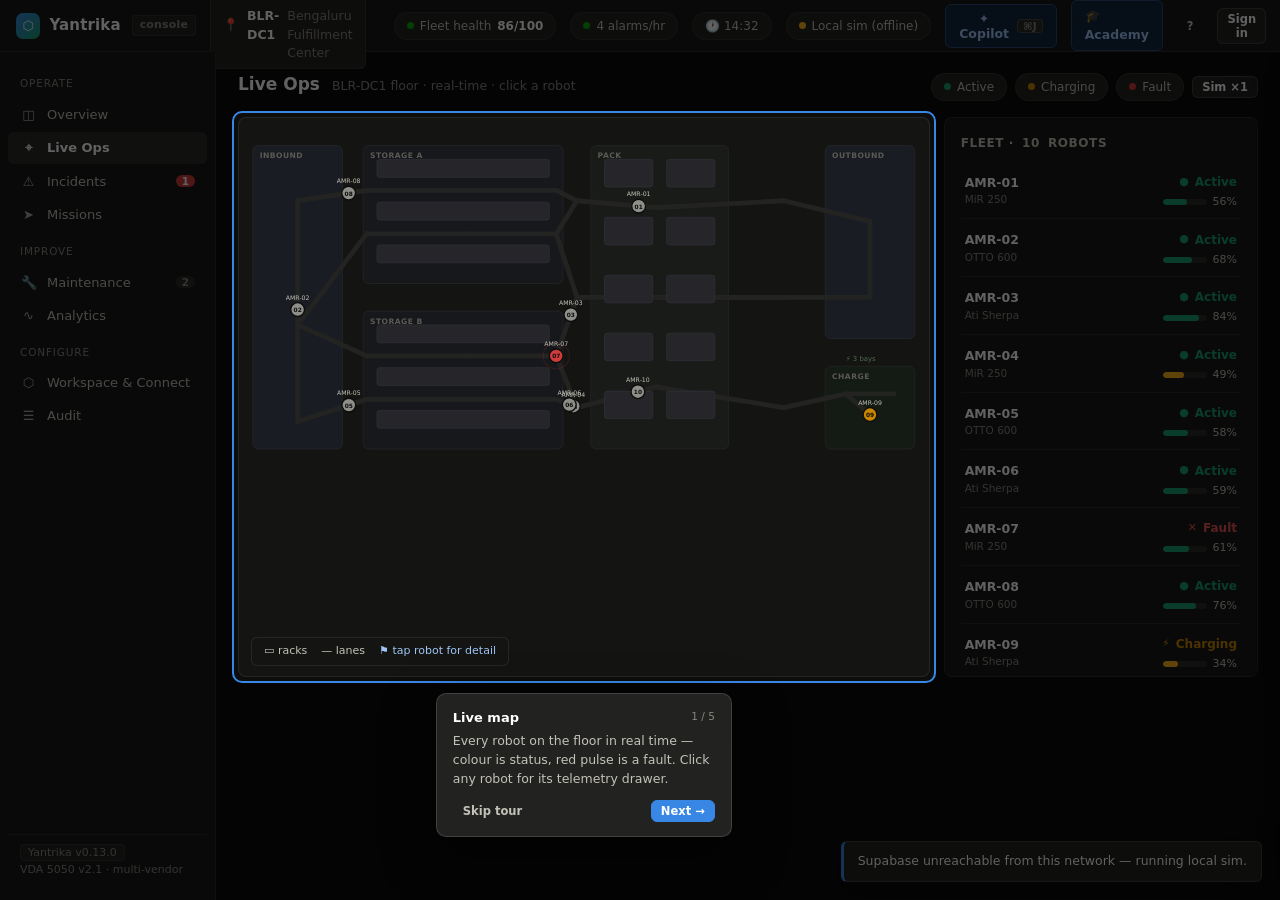
<file: console/index.html>
<!DOCTYPE html>
<!-- ================================================================
  Yantrika CONSOLE — fleet ops console (formerly FleetMind) + Sarathi copilot bridge
  =================================================================
  CONFIG (all optional — the console degrades gracefully):

  0. Modes (v0.13 — one file, four ways in; see docs/WORKSPACES.md §5)
     - ?mode=demo  or  #demo   → DEMO: local mock data only, no backend
                                 calls, no sign-in prompt, guided tour on.
                                 Linked from the marketing page as
                                 "See the demo (no login)".
     - ?demo=<token>           → SANDBOX: a zero-signup live fleet minted by
                                 supabase/0009 — the token goes out as the
                                 x-yf-demo-token header on every PostgREST
                                 call, fleet_meta is never touched, and a
                                 countdown chip shows the time left.
     - signed in               → WORKSPACE: rpc/my_workspace() names the
                                 person's own site; every query is scoped
                                 to it and the Workspace view manages
                                 ingest keys, members and the simulated
                                 fleet (supabase/0019_workspaces.sql).
     - #signup / #signin       → open the account modal on that tab (hash,
                                 not query, so nginx's bare-/console/
                                 redirect cannot drop it).

  1. Sarathi live agent (Copilot backend)
     - Endpoint : POST http://localhost:8001/ask   (see Copilot.SARATHI_URL)
     - Request  : {"question": "<operator question>"}
     - Response : {"answer": string,
                   "evidence": [string | {label, ...}],   // rendered as chips
                   "tier": "grounded" | "llm_only" | "offline"}
       tier is shown as a pill: grounded/live_agent -> "live agent",
       llm_only/model_only -> "model only", offline -> "offline".
     - Timeout  : 4000 ms (Copilot.SARATHI_TIMEOUT_MS). On ANY failure
       (down, non-2xx, timeout, bad JSON) the Copilot silently falls back
       to the built-in local answer engine — the console never breaks
       if the sarathi service is not running.
     - To change host/port, edit Copilot.SARATHI_URL in the Copilot
       module below. If the console is served from https, a plain-http
       localhost endpoint may be blocked as mixed content — serve the
       console over http (e.g. `python3 -m http.server`) for local dev.
     - Auth: pass ?token=<bearer token> in the console URL to send an
       `Authorization: Bearer <token>` header on the copilot /ask and
       /health requests (omitted entirely when no token is given).

  2. Supabase sync (optional multi-tab live sync)
     - SUPA_URL / SUPA_KEY constants near the bottom of the script.
     - If unreachable, the console runs its local simulation.

  3. Sign-in / Create account (Supabase Auth — optional, RBAC per 0007_rbac.sql)
     - The header "Sign in" button (or an automatic prompt after the first
       401 from the data backend) opens an email/password modal that POSTs
       {SUPA_URL}/auth/v1/token?grant_type=password (apikey = anon key).
     - The modal's "Create account" tab POSTs {SUPA_URL}/auth/v1/signup and
       handles the three real Supabase outcomes: session returned → signed in
       immediately; user without a session → "check your email" (confirmation
       is ON by default); error → the server's message (weak password, already
       registered, signups disabled). When SUPA_URL has no /auth/v1 at all
       (the loopback demo backend), both tabs explain demo mode instead of
       surfacing a raw error. New accounts may need a user_roles row before
       data shows — see docs/SECURITY.md.
     - The header "🎓 Academy" link opens the training app, carrying the
       ?supa/key/site/token params along. Served, the docroot puts academy/
       next to this file (relative academy/index.html); from a file:// repo
       checkout the sibling ../academy/index.html is used instead.
     - After sign-in every PostgREST request carries
       Authorization: Bearer <access_token> (apikey stays the anon key);
       on a 401 one refresh (grant_type=refresh_token) is attempted, then
       the request is retried once.
     - Role for UI gating comes from the user's own user_roles row
       (rbac_user_roles_self_read policy), falling back to a yf_role JWT
       claim, then to 'operator' with a WARN toast. The backend RLS is
       always the real enforcement — the UI only hides what would fail.
     - Session persists in localStorage (key yf_auth_v1); Sign out clears
       it. Without an auth-gated backend everything behaves as before.

  No build step. Open index.html directly or serve statically.
  ================================================================ -->
<html lang="en">
<head>
<meta charset="UTF-8">
<meta name="referrer" content="strict-origin-when-cross-origin">
<!-- Inline script/style are required by the single-file design; this pins the rest. The full policy (incl. connect-src) is sent by nginx. -->
<meta http-equiv="Content-Security-Policy" content="object-src 'none'; base-uri 'none'; form-action 'self'">
<!-- Self-hosters with their own (non-supabase.co) backend host: list it so ?supa=/?auth=/?ask=/?door= overrides to it are honoured. -->
<meta name="yf-allowed-hosts" content="">
<meta name="yf-captcha-sitekey" content="">
<meta name="viewport" content="width=device-width, initial-scale=1.0">
<title>Yantrika — Fleet Operations</title>
<meta name="robots" content="noindex">
<meta name="theme-color" content="#0d0d0d">
<link rel="icon" href="/assets/brand/favicon.ico" sizes="any">
<link rel="icon" href="/assets/brand/icon-mark.svg" type="image/svg+xml">
<link rel="apple-touch-icon" href="/assets/brand/icon-180.png">
<style>
/* ============ Design tokens (dark ops console — deliberate single-theme, ISA-101) ============ */
:root{
  --page:#0d0d0d; --surface:#1a1a19; --surface2:#222221; --surface3:#2a2a28;
  --border:rgba(255,255,255,.08); --border2:rgba(255,255,255,.14);
  --ink:#ffffff; --ink2:#c3c2b7; --muted:#898781;
  --grid:#2c2c2a; --axis:#383835;
  --s1:#3987e5; --s2:#d95926; --s3:#199e70; --s4:#c98500;   /* categorical, dark-stepped */
  --good:#0ca30c; --warn:#fab219; --serious:#ec835a; --crit:#d03b3b;
  /* --crit is tuned for white-on-red fills (badges/dots/bars) — 4.8:1 there.
     Red TEXT directly on --surface/--page needs a lighter step to clear
     WCAG AA's 4.5:1 (--crit alone measures 3.6:1 as foreground text). */
  --crit-text:#e85555;
  --accent:#3987e5;
  --r:8px; --r-sm:6px;
  --font:system-ui,-apple-system,"Segoe UI",sans-serif;
}
*{box-sizing:border-box;margin:0;padding:0}
html,body{height:100%}
body{background:var(--page);color:var(--ink);font-family:var(--font);font-size:13.5px;line-height:1.5;overflow:hidden}
button{font-family:inherit;cursor:pointer}
::-webkit-scrollbar{width:10px;height:10px}
::-webkit-scrollbar-thumb{background:#333;border-radius:6px;border:2px solid var(--page)}
::-webkit-scrollbar-track{background:transparent}

/* ============ App shell ============ */
#app{display:grid;grid-template-columns:216px 1fr;grid-template-rows:52px 1fr;height:100vh}
header{grid-column:1/3;display:flex;align-items:center;gap:14px;padding:0 16px;background:var(--surface);border-bottom:1px solid var(--border)}
.logo{display:flex;align-items:center;gap:9px;font-weight:700;font-size:15px;letter-spacing:.01em;min-width:180px}
.logo .mark{width:26px;height:26px;border-radius:7px;background:linear-gradient(135deg,#3987e5,#199e70);display:grid;place-items:center;font-size:13px}
.site-sel{display:flex;align-items:center;gap:8px;background:var(--surface2);border:1px solid var(--border);border-radius:var(--r-sm);padding:5px 12px;color:var(--ink2);font-size:12.5px}
.site-sel b{color:var(--ink)}
.spacer{flex:1}
.chip{display:inline-flex;align-items:center;gap:6px;background:var(--surface2);border:1px solid var(--border);border-radius:20px;padding:4px 12px;font-size:12px;color:var(--ink2);white-space:nowrap}
.chip .dot{width:7px;height:7px;border-radius:50%}
.kbd{background:var(--surface3);border:1px solid var(--border2);border-radius:4px;padding:0 5px;font-size:10.5px;color:var(--muted);font-family:inherit}
.copilot-btn{display:flex;align-items:center;gap:8px;background:#12253f;border:1px solid #2a4a75;color:#9ec5f4;border-radius:var(--r-sm);padding:6px 13px;font-size:12.5px;font-weight:600}
.copilot-btn:hover{background:#173050}
a.copilot-btn{text-decoration:none}
.avatar{width:28px;height:28px;border-radius:50%;background:linear-gradient(135deg,#d95926,#c98500);display:grid;place-items:center;font-size:11px;font-weight:700}

/* ============ Sidebar ============ */
nav{background:var(--surface);border-right:1px solid var(--border);padding:12px 8px;display:flex;flex-direction:column;gap:2px;overflow-y:auto}
nav .sec{font-size:10.5px;text-transform:uppercase;letter-spacing:.08em;color:var(--muted);padding:12px 12px 5px}
nav button{display:flex;align-items:center;gap:10px;width:100%;background:none;border:none;color:var(--ink2);padding:8px 12px;border-radius:var(--r-sm);font-size:13px;text-align:left}
nav button:hover{background:var(--surface2);color:var(--ink)}
nav button.on{background:var(--surface3);color:var(--ink);font-weight:600}
nav button .ic{width:17px;text-align:center;opacity:.85;font-style:normal}
nav button .badge{margin-left:auto;background:var(--crit);color:#fff;font-size:10.5px;font-weight:700;border-radius:9px;padding:0 6px;min-width:17px;text-align:center}
nav button .badge.z{background:var(--surface3);color:var(--muted)}
.nav-foot{margin-top:auto;padding:10px 12px;font-size:11px;color:var(--muted);border-top:1px solid var(--border)}

/* ============ Main ============ */
main{overflow:hidden;position:relative;display:flex}
.view{display:none;flex:1;overflow-y:auto;padding:20px 22px}
.view.on{display:block}
.vhead{display:flex;align-items:baseline;gap:12px;margin-bottom:16px}
.vhead h1{font-size:17px;font-weight:700}
.vhead .sub{color:var(--muted);font-size:12.5px}
.vhead .right{margin-left:auto;display:flex;gap:8px;align-items:center}

/* ============ Components ============ */
.card{background:var(--surface);border:1px solid var(--border);border-radius:var(--r);padding:16px}
.card h3{font-size:12px;font-weight:600;color:var(--ink2);text-transform:uppercase;letter-spacing:.05em;margin-bottom:10px;display:flex;align-items:center;gap:8px}
.card h3 .right{margin-left:auto;font-weight:400;text-transform:none;letter-spacing:0;color:var(--muted);font-size:11.5px}
.grid{display:grid;gap:14px}
.g4{grid-template-columns:repeat(4,1fr)}
.g2{grid-template-columns:1fr 1fr}
.g31{grid-template-columns:2.2fr 1fr}
.g13{grid-template-columns:1fr 2.2fr}
.stat .val{font-size:26px;font-weight:700;letter-spacing:-.01em}
.stat .val small{font-size:13px;color:var(--muted);font-weight:500}
.stat .lbl{font-size:12px;color:var(--muted);margin-top:2px}
.stat .delta{font-size:11.5px;margin-top:6px;display:flex;align-items:center;gap:5px}
.up{color:#0ca30c}.down{color:var(--crit-text)}.flat{color:var(--muted)}
.btn{background:var(--surface2);border:1px solid var(--border2);color:var(--ink);border-radius:var(--r-sm);padding:6px 13px;font-size:12.5px;font-weight:600}
.btn:hover{background:var(--surface3)}
.btn.primary{background:var(--accent);border-color:var(--accent);color:#fff}
.btn.primary:hover{filter:brightness(1.1)}
.btn.ghost{background:none;border-color:transparent;color:var(--ink2)}
.btn.ghost:hover{background:var(--surface2)}
.btn.sm{padding:3px 9px;font-size:11.5px}
.btn.danger{border-color:#5c2a2a;color:#e66767}
table.t{width:100%;border-collapse:collapse;font-size:12.5px}
table.t th{color:var(--muted);font-weight:600;text-align:left;padding:7px 10px;border-bottom:1px solid var(--border2);font-size:11px;text-transform:uppercase;letter-spacing:.05em;white-space:nowrap}
table.t td{padding:8px 10px;border-bottom:1px solid var(--border);font-variant-numeric:tabular-nums}
table.t tr.click{cursor:pointer}
table.t tr.click:hover td{background:var(--surface2)}
.st{display:inline-flex;align-items:center;gap:6px;font-size:12px;font-weight:600;white-space:nowrap}
.st .ic{font-size:11px;font-style:normal}
.sev{display:inline-flex;align-items:center;gap:5px;border-radius:4px;padding:1px 8px;font-size:11px;font-weight:700;white-space:nowrap}
.sev.crit{background:#3a1616;color:#e66767}
.sev.serious{background:#33200f;color:var(--serious)}
.sev.warn{background:#332a10;color:var(--warn)}
.sev.info{background:var(--surface3);color:var(--ink2)}
.bar-track{background:var(--surface3);border-radius:4px;height:6px;overflow:hidden}
.bar-fill{height:100%;border-radius:4px}
.pill{font-size:11px;color:var(--muted);background:var(--surface2);border:1px solid var(--border);border-radius:4px;padding:1px 7px}
.evd{display:inline-flex;align-items:center;gap:4px;background:#12253f;border:1px solid #2a4a75;color:#9ec5f4;border-radius:4px;padding:1px 8px;font-size:11px;font-weight:600;cursor:pointer}
.evd:hover{background:#173050}
.empty{color:var(--muted);font-size:12.5px;padding:14px;text-align:center}

/* ============ Map ============ */
.mapwrap{position:relative;background:#141413;border:1px solid var(--border);border-radius:var(--r);overflow:hidden}
.map-legend{position:absolute;left:12px;bottom:10px;display:flex;gap:14px;font-size:11px;color:var(--ink2);background:rgba(20,20,19,.85);border:1px solid var(--border);border-radius:6px;padding:5px 12px}
.map-legend .it{display:flex;align-items:center;gap:6px}
svg text{font-family:var(--font)}
.robot-dot{cursor:pointer}
.zone-lbl{fill:#5b5a55;font-size:11px;font-weight:600;letter-spacing:.06em}

/* ============ Drawer ============ */
.drawer{position:absolute;top:0;right:0;bottom:0;width:360px;background:var(--surface);border-left:1px solid var(--border2);transform:translateX(105%);transition:transform .22s ease;z-index:30;display:flex;flex-direction:column;box-shadow:-16px 0 40px rgba(0,0,0,.45)}
.drawer.open{transform:none}
.drawer .dh{display:flex;align-items:center;gap:10px;padding:14px 16px;border-bottom:1px solid var(--border)}
.drawer .dh h2{font-size:15px}
.drawer .db{padding:14px 16px;overflow-y:auto;flex:1;display:flex;flex-direction:column;gap:12px}
.kv{display:flex;justify-content:space-between;font-size:12.5px;padding:4px 0}
.kv b{font-variant-numeric:tabular-nums}
.kv span{color:var(--muted)}

/* ============ Copilot panel ============ */
#copilot{position:absolute;top:0;right:0;bottom:0;width:390px;background:var(--surface);border-left:1px solid var(--border2);transform:translateX(105%);transition:transform .22s ease;z-index:40;display:flex;flex-direction:column;box-shadow:-16px 0 40px rgba(0,0,0,.5)}
#copilot.open{transform:none}
.cp-head{display:flex;align-items:center;gap:10px;padding:13px 16px;border-bottom:1px solid var(--border)}
.cp-head .t{font-weight:700;font-size:14px}
.cp-head .s{font-size:11px;color:var(--muted)}
.cp-body{flex:1;overflow-y:auto;padding:14px;display:flex;flex-direction:column;gap:12px}
.msg{max-width:92%;border-radius:10px;padding:10px 13px;font-size:12.8px;line-height:1.55}
.msg.user{align-self:flex-end;background:#1c3a63;border:1px solid #2a4a75}
.msg.ai{align-self:flex-start;background:var(--surface2);border:1px solid var(--border)}
.msg.ai .ev{margin-top:8px;display:flex;gap:6px;flex-wrap:wrap}
.msg.ai ul{margin:6px 0 2px 16px}
.msg.ai li{margin:2px 0}
.msg.ai b{color:#9ec5f4}
.sugg{display:flex;flex-direction:column;gap:6px}
.sugg button{text-align:left;background:var(--surface2);border:1px solid var(--border);color:var(--ink2);border-radius:var(--r-sm);padding:8px 11px;font-size:12px}
.sugg button:hover{border-color:#2a4a75;color:var(--ink)}
.cp-input{display:flex;gap:8px;padding:12px 14px;border-top:1px solid var(--border)}
.cp-input input{flex:1;background:var(--surface2);border:1px solid var(--border2);border-radius:var(--r-sm);color:var(--ink);padding:9px 12px;font-size:13px;font-family:inherit;outline:none}
.cp-input input:focus{border-color:#2a4a75}
.typing{display:inline-flex;gap:4px;padding:4px 0}
.typing i{width:6px;height:6px;border-radius:50%;background:var(--muted);animation:ty 1s infinite}
.typing i:nth-child(2){animation-delay:.15s}.typing i:nth-child(3){animation-delay:.3s}
@keyframes ty{0%,100%{opacity:.25}50%{opacity:1}}

/* ============ Alerts feed ============ */
.al{display:flex;gap:10px;padding:9px 4px;border-bottom:1px solid var(--border);align-items:flex-start;font-size:12.5px}
.al:last-child{border-bottom:none}
.al .tt{color:var(--muted);font-size:11px;white-space:nowrap;padding-top:2px;font-variant-numeric:tabular-nums}
.al .bd{flex:1}
.al .bd .m{color:var(--ink2)}
.al.unack .bd .m{color:var(--ink)}
.al .ack{opacity:0;transition:opacity .15s}
.al:hover .ack{opacity:1}
.al.acked{opacity:.45}

/* ============ Charts ============ */
.chart{position:relative}
.tip{position:absolute;pointer-events:none;background:#242423;border:1px solid var(--border2);border-radius:6px;padding:7px 10px;font-size:11.5px;display:none;z-index:20;box-shadow:0 6px 18px rgba(0,0,0,.4);white-space:nowrap}
.tip .h{color:var(--muted);font-size:10.5px;margin-bottom:3px}
.tip .row{display:flex;align-items:center;gap:6px}
.tip .sw{width:8px;height:8px;border-radius:2px}
.tip b{font-variant-numeric:tabular-nums}
.legend{display:flex;gap:14px;font-size:11.5px;color:var(--ink2);margin-top:6px}
.legend .it{display:flex;align-items:center;gap:6px}
.legend .sw{width:9px;height:9px;border-radius:2px}

/* ============ Timeline replay ============ */
.scrub{display:flex;align-items:center;gap:12px;margin-top:10px}
.scrub input[type=range]{flex:1;accent-color:var(--accent)}
.scrub .tm{font-variant-numeric:tabular-nums;font-size:12px;color:var(--ink2);min-width:52px}
.tl-events{position:relative;height:22px;margin:2px 2px 0}
.tl-ev{position:absolute;top:2px;width:10px;height:10px;border-radius:50%;transform:translateX(-50%);cursor:pointer;border:2px solid var(--page)}

/* ============ Toast ============ */
#toasts{position:fixed;bottom:18px;right:18px;display:flex;flex-direction:column;gap:8px;z-index:100}
.toast{background:var(--surface2);border:1px solid var(--border2);border-left:3px solid var(--accent);border-radius:var(--r-sm);padding:10px 14px;font-size:12.5px;box-shadow:0 10px 30px rgba(0,0,0,.5);animation:tin .2s ease}
@keyframes tin{from{transform:translateY(8px);opacity:0}}

/* ============ Command palette ============ */
#palette{position:fixed;inset:0;background:rgba(0,0,0,.45);z-index:150;display:none;align-items:flex-start;justify-content:center;padding-top:11vh}
#palette.open{display:flex}
.pal-box{width:540px;max-width:92vw;background:var(--surface2);border:1px solid var(--border2);border-radius:10px;box-shadow:0 24px 60px rgba(0,0,0,.6);overflow:hidden}
.pal-box input{width:100%;background:var(--surface3);border:none;border-bottom:1px solid var(--border2);color:var(--ink);padding:13px 15px;font-size:14px;font-family:inherit;outline:none}
#pal-list{max-height:330px;overflow-y:auto;padding:6px}
.pal-it{display:flex;align-items:center;gap:10px;padding:8px 10px;border-radius:6px;font-size:12.8px;color:var(--ink2);cursor:pointer}
.pal-it .ic{width:18px;text-align:center;font-style:normal;opacity:.8}
.pal-it .hint{margin-left:auto;font-size:10.5px;color:var(--muted);text-transform:uppercase;letter-spacing:.05em}
.pal-it.sel{background:var(--surface3);color:var(--ink)}
.pal-empty{padding:14px;color:var(--muted);font-size:12.5px;text-align:center}
.pal-foot{padding:7px 12px;border-top:1px solid var(--border);font-size:10.5px;color:var(--muted);display:flex;gap:12px}

/* ============ Sign-in modal (YFAuth) ============ */
#signin{position:fixed;inset:0;background:rgba(0,0,0,.55);z-index:200;display:none;align-items:center;justify-content:center}
#signin.open{display:flex}
.si-box{width:340px;max-width:92vw;background:var(--surface2);border:1px solid var(--border2);border-radius:10px;box-shadow:0 24px 60px rgba(0,0,0,.6);padding:20px 24px 18px}
.si-box h2{font-size:16px;margin-bottom:2px;display:flex;align-items:center;gap:8px}
.si-box .si-sub{font-size:11.5px;color:var(--muted);margin-bottom:12px}
.si-box label{display:block;font-size:11px;color:var(--ink2);text-transform:uppercase;letter-spacing:.05em;margin:10px 0 4px}
.si-box input{width:100%;background:var(--surface3);border:1px solid var(--border2);border-radius:var(--r-sm);color:var(--ink);padding:9px 11px;font-size:13px;font-family:inherit;outline:none}
.si-box input:focus{border-color:#2a4a75}
#si-err{color:#e66767;font-size:12px;min-height:16px;margin-top:10px}
#si-msg{color:#7dc98a;font-size:12px;margin-top:2px;line-height:1.5}
#si-msg:empty{display:none}
.si-tabs{display:flex;gap:0;margin:12px 0 2px;border:1px solid var(--border2);border-radius:var(--r-sm);overflow:hidden}
.si-tab{flex:1;background:var(--surface3);border:none;color:var(--muted);padding:7px 0;font-size:12px;font-weight:600}
.si-tab.on{background:#12253f;color:#9ec5f4}
#si-submit{width:100%;margin-top:4px;padding:9px}
.si-foot{display:flex;justify-content:space-between;align-items:center;gap:10px;margin-top:12px;font-size:11.5px}
.si-foot a{color:var(--muted);cursor:pointer;text-decoration:underline}
.si-foot a:hover{color:var(--ink2)}
.role-badge{font-size:10.5px;font-weight:700;text-transform:uppercase;letter-spacing:.05em;border-radius:4px;padding:1px 7px;background:#12253f;border:1px solid #2a4a75;color:#9ec5f4}

/* ============ First-run tour ============ */
#tour-block{position:fixed;inset:0;z-index:300;display:none}
#tour-hl{position:fixed;z-index:301;display:none;border:2px solid var(--accent);border-radius:10px;box-shadow:0 0 0 9999px rgba(0,0,0,.62);pointer-events:none;transition:left .25s ease,top .25s ease,width .25s ease,height .25s ease}
#tour-card{position:fixed;z-index:302;display:none;width:296px;background:var(--surface2);border:1px solid var(--border2);border-radius:10px;padding:14px 16px;box-shadow:0 18px 50px rgba(0,0,0,.6);font-size:12.5px}
#tour-card h4{font-size:13px;margin-bottom:5px;display:flex;align-items:center;gap:8px}
#tour-card h4 .n{margin-left:auto;font-size:10.5px;color:var(--muted);font-weight:500}
#tour-card p{color:var(--ink2);line-height:1.5}
#tour-card .row{display:flex;gap:8px;margin-top:12px;align-items:center}
#tour-card .row .sk{margin-right:auto}

@media(max-width:1100px){.g4{grid-template-columns:1fr 1fr}.g31,.g13,.g2{grid-template-columns:1fr}}

/* ============ v0.13: mode banner (demo / sandbox) ============ */
#banner{grid-column:1/3;display:none;align-items:center;gap:12px;padding:7px 16px;font-size:12.5px;background:#12253f;border-bottom:1px solid #2a4a75;color:#cfe0f8}
#banner.on{display:flex}
#banner b{color:#fff}
#banner .acts{margin-left:auto;display:flex;gap:8px;flex-wrap:wrap}
#banner .btn{padding:4px 11px;font-size:12px}
#banner .btn.cta{background:#fff;border-color:#fff;color:#0d1b33}
#banner .btn.cta:hover{background:#eaf1ff}
#app.has-banner{grid-template-rows:52px auto 1fr}
#chip-sandbox{border-color:#2a4a75;color:#9ec5f4}
#chip-sandbox b{font-variant-numeric:tabular-nums;color:#fff}

/* ============ v0.13: get-started + workspace ============ */
.gs{display:grid;grid-template-columns:repeat(auto-fit,minmax(220px,1fr));gap:12px;margin-top:12px}
.gs .opt{background:var(--surface2);border:1px solid var(--border2);border-radius:var(--r);padding:14px 16px;display:flex;flex-direction:column;gap:8px}
.gs .opt h4{font-size:13px;display:flex;align-items:center;gap:8px}
.gs .opt p{font-size:12px;color:var(--ink2);flex:1}
.gs .opt .n{display:inline-grid;place-items:center;width:22px;height:22px;border-radius:6px;background:#12253f;color:#9ec5f4;font-size:11px;font-weight:700}
.codeblk{position:relative;background:#0a0a0a;border:1px solid var(--border2);border-radius:6px;padding:10px 12px;font-family:ui-monospace,SFMono-Regular,Menlo,Consolas,monospace;font-size:11.5px;line-height:1.55;color:#dcdad0;overflow-x:auto;white-space:pre;margin:8px 0}
.codeblk .cp{position:absolute;top:6px;right:6px}
.codeblk .k{color:#9ec5f4}.codeblk .c{color:#6f6e66}
.tabs{display:flex;gap:4px;border-bottom:1px solid var(--border);margin:6px 0 10px;flex-wrap:wrap}
.tabs button{background:none;border:none;color:var(--muted);padding:7px 11px;font-size:12.5px;font-weight:600;border-bottom:2px solid transparent;margin-bottom:-1px}
.tabs button.on{color:var(--ink);border-bottom-color:var(--accent)}
.keyrow{display:flex;align-items:center;gap:10px;padding:8px 4px;border-bottom:1px solid var(--border);font-size:12.5px}
.keyrow code{font-family:ui-monospace,SFMono-Regular,Menlo,Consolas,monospace;background:var(--surface3);border:1px solid var(--border2);border-radius:4px;padding:1px 7px;font-size:11.5px}
.inp{background:var(--surface2);border:1px solid var(--border2);border-radius:6px;color:var(--ink);padding:7px 10px;font-size:12.5px;font-family:inherit;outline:none}
.inp:focus{border-color:#2a4a75}
select.inp{padding:6px 8px}
.plan{font-size:10.5px;font-weight:700;text-transform:uppercase;letter-spacing:.05em;border-radius:4px;padding:1px 7px;background:#1a2a1a;border:1px solid #2e4b2e;color:#8fd79a}

/* ============ v0.13: generic modal ============ */
#modal{position:fixed;inset:0;background:rgba(0,0,0,.6);z-index:250;display:none;align-items:center;justify-content:center}
#modal.open{display:flex}
#modal .box{width:440px;max-width:94vw;background:var(--surface2);border:1px solid var(--border2);border-radius:10px;box-shadow:0 24px 60px rgba(0,0,0,.6);padding:20px 22px 18px}
#modal .box h2{font-size:16px;margin-bottom:6px}
#modal .box p{font-size:12.5px;color:var(--ink2);line-height:1.55}
#modal .box .row{display:flex;gap:8px;margin-top:14px;flex-wrap:wrap}

/* ============ v0.13: small screens ============ */
@media(max-width:860px){
  #app{grid-template-columns:54px 1fr}
  nav{padding:10px 6px}
  nav .sec,nav button span,nav button .badge,.nav-foot{display:none}
  nav button{justify-content:center;padding:9px 0}
  nav button .ic{width:auto;font-size:15px}
  .site-sel,#h-clock,#chip-health,#btn-academy,#btn-tour{display:none}
  .logo{min-width:0}
  .view{padding:14px 12px}
  .g4{grid-template-columns:1fr 1fr}
  .drawer,#copilot{width:min(92vw,390px)}
}
</style>
</head>
<body>
<div id="app">
<header>
  <div class="logo"><div class="mark">⬡</div>Yantrika <span class="pill" id="mode-pill" style="margin-left:2px">console</span></div>
  <div class="site-sel" id="site-sel" title="Site / workspace">📍 <b id="site-name">BLR-DC1</b> <span id="site-sub" style="color:var(--muted)">· Bengaluru Fulfillment Center</span></div>
  <div class="spacer"></div>
  <div class="chip" id="chip-health"><span class="dot" style="background:var(--good)"></span>Fleet health <b id="h-health" style="color:var(--ink)">—</b></div>
  <div class="chip" title="ISA-18.2 alarm budget: ≤12/hr per operator"><span id="alarm-dot" class="dot" style="background:var(--good)"></span><span id="h-alarmrate">— alarms/hr</span></div>
  <div class="chip" id="h-clock">14:32</div>
  <div class="chip" id="chip-sandbox" style="display:none" title="This sandbox fleet deletes itself when the timer runs out">⏳ sandbox <b id="sandbox-left">—</b></div>
  <div class="chip" id="chip-cloud" title="Backend sync status"><span class="dot" id="cloud-dot" style="background:var(--muted)"></span><span id="cloud-lbl">connecting…</span></div>
  <button class="copilot-btn" id="btn-copilot" onclick="Copilot.toggle()">✦ Copilot <span class="kbd">⌘J</span></button>
  <a class="copilot-btn" id="btn-academy" href="academy/index.html" target="_blank" rel="noopener" title="Yantrika Academy — operator training on this backend">🎓 Academy</a>
  <button class="btn ghost sm" id="btn-tour" title="Replay the first-run tour" onclick="Tour.start()">?</button>
  <span id="auth-box" style="display:flex;align-items:center;gap:8px"></span>
  <div class="avatar" id="avatar" title="Not signed in">?</div>
</header>
<div id="banner" role="status"></div>
<nav id="nav">
  <div class="sec">Operate</div>
  <button data-v="overview" class="on"><i class="ic">◫</i><span>Overview</span></button>
  <button data-v="liveops"><i class="ic">⌖</i><span>Live Ops</span></button>
  <button data-v="incidents"><i class="ic">⚠</i><span>Incidents</span> <span class="badge" id="n-inc">3</span></button>
  <button data-v="missions"><i class="ic">➤</i><span>Missions</span></button>
  <div class="sec">Improve</div>
  <button data-v="maint"><i class="ic">🔧</i><span>Maintenance</span> <span class="badge z" id="n-maint">2</span></button>
  <button data-v="analytics"><i class="ic">∿</i><span>Analytics</span></button>
  <div class="sec">Configure</div>
  <button data-v="fleet" id="nav-fleet"><i class="ic">⬡</i><span>Workspace &amp; Connect</span></button>
  <button data-v="audit"><i class="ic">☰</i><span>Audit</span></button>
  <button data-v="settings" id="nav-settings" style="display:none"><i class="ic">⚙</i><span>Settings</span></button>
  <button data-v="config" id="nav-config" style="display:none"><i class="ic">🛠</i><span>Config</span></button>
  <div class="nav-foot"><span class="pill" id="yf-version" title="Yantrika release — matches core/yantracore/version.py"></span><br><span id="nav-foot-sub">VDA 5050 v2.1 · multi-vendor</span></div>
</nav>
<main id="main">
  <div class="view on" id="v-overview"></div>
  <div class="view" id="v-liveops"></div>
  <div class="view" id="v-incidents"></div>
  <div class="view" id="v-missions"></div>
  <div class="view" id="v-maint"></div>
  <div class="view" id="v-analytics"></div>
  <div class="view" id="v-fleet"></div>
  <div class="view" id="v-audit"></div>
  <div class="view" id="v-settings"></div>
  <div class="view" id="v-config"></div>
  <div class="drawer" id="drawer"></div>
  <div id="copilot"></div>
</main>
</div>
<div id="toasts"></div>
<div class="tip" id="tip"></div>
<script>
"use strict";
/* ================================================================
   HTML SINK GUARD  (second line of defence behind _defang and esc()).

   This file renders ~190 template strings into innerHTML, and in demo and
   sandbox modes strangers can write the rows those strings interpolate. A
   sanitiser on the READ path only helps while every path goes through it; one
   missed path is stored XSS. So every assignment to Element.innerHTML is
   funnelled through here too, whatever produced the string:

   * parsed in an INERT document (DOMParser: no script runs, no image loads,
     no handler fires), in the right context for SVG/table targets, then the
     checked nodes are adopted -- the string is never re-serialised, so
     mutation-XSS has nothing to mutate;
   * dangerous elements dropped (script, iframe, object, embed, base, meta,
     link, style, template, math, foreignObject, and SVG animation that targets
     an href or an event);
   * an event-handler attribute survives only if (a) it is, character for
     character, a handler this file's own source contains, or (b) it is a plain
     call -- `head(literal, ...)` / `head = literal`, `;`-separated -- whose
     `head` is one this file's source already wires to a handler, and whose
     arguments are quoted/numeric literals. An injected error handler that
     calls alert, a click handler that calls fetch, or a legitimate call
     followed by a second statement are all dropped; a copied-in call to a
     function the app already wires merely does what a click already does;
   * URL attributes keep http(s), mailto, tel, fragments and relative paths
     (data:image only for <img src>); `javascript:` and friends are dropped in
     any spelling; srcdoc is dropped; target=_blank gets rel=noopener.

   Regression-tested in tests/test_console_sinks.py with hostile payloads.
   ================================================================ */
const YFSafe=(()=>{
  const DENY=new Set(['script','iframe','frame','frameset','object','embed','applet','base','meta','link','style','template','noscript','portal','math','foreignobject']);
  const URL_ATTR=new Set(['href','src','xlink:href','action','formaction','data','poster','background','ping','srcset']);
  const WRAP={tbody:['<table><tbody>'],thead:['<table><thead>'],tfoot:['<table><tfoot>'],
    tr:['<table><tbody><tr>'],td:['<table><tbody><tr><td>'],th:['<table><tbody><tr><th>'],
    select:['<select>'],optgroup:['<select><optgroup>'],colgroup:['<table><colgroup>']};
  /* What the app's own source wires to handlers: exact static values and call heads. */
  const src=Array.from(document.scripts).filter(s=>!s.src).map(s=>s.textContent).join('\n');
  const unesc=s=>s.replace(/\\/g,'');
  const exact=new Set(), heads=new Set();
  const headOf=/(?:^|[;{(\s])([A-Za-z_$][\w$]*(?:\.[A-Za-z_$][\w$]*)*)\s*(?=[(=])/g;
  const collect=v=>{
    if(!v||/\$\{/.test(v)){ /* dynamic: only harvest the call heads */
      for(const m of (v||'').replace(/\$\{[^}]*\}/g,'').replace(/'[^']*'/g,"''").matchAll(headOf))heads.add(m[1]);return;}
    exact.add(unesc(v));
    for(const m of v.replace(/'[^']*'/g,"''").matchAll(headOf))heads.add(m[1]);
  };
  for(const m of src.matchAll(/\bon[a-z]+=\\?"([^"\\]*(?:\\.[^"\\]*)*)\\?"/g))collect(m[1]);
  /* handlers built as plain strings: chip(label,"go('x')") and {go:"..."} */
  for(const m of src.matchAll(/(?:\bgo:|\bchip\([^,()]*(?:\([^)]*\))?[^,()]*,)\s*["']([^"']*)["']/g))collect(m[1]);
  /* never callable from an injected handler, even if the source mentions them */
  const NEVER=new Set(['window','document','eval','Function','fetch','alert','prompt','confirm','open','setTimeout','setInterval','XMLHttpRequest','import','atob','btoa','postMessage','localStorage','sessionStorage','top','parent','self','globalThis','navigator','if','return','event','this','new','typeof','void']);
  for(const h of Array.from(heads))if(NEVER.has(h.split('.')[0]))heads.delete(h);
  const LIT="(?:'[^'\\\\<>`]*'|-?\\d+(?:\\.\\d+)?|true|false|null|this(?:\\.value)?|event)";
  const CALL=new RegExp("^([A-Za-z_$][\\w$]*(?:\\.[A-Za-z_$][\\w$]*)*)\\(\\s*(?:"+LIT+"(?:\\s*,\\s*"+LIT+")*)?\\s*\\)$");
  const ASSIGN=new RegExp("^([A-Za-z_$][\\w$]*(?:\\.[A-Za-z_$][\\w$]*)*)\\s*=\\s*(?:'[^'\\\\<>`]*'|-?\\d+(?:\\.\\d+)?)$");
  function handlerOk(v){
    if(exact.has(unesc(v)))return true;
    if(/[`<>\\]|\$\{/.test(v)||v.length>400)return false;
    for(const st of v.split(';').map(s=>s.trim()).filter(Boolean)){
      if(st==='return false')continue;
      const m=CALL.exec(st)||ASSIGN.exec(st);
      if(!m||!heads.has(m[1]))return false;
    }
    return true;
  }
  const urlOk=(name,v,tag)=>{
    const s=v.replace(/[\u0000-\u0020\u00a0\u1680\u180e\u2000-\u2029\u205f\u3000\ufeff]+/g,'').toLowerCase();
    if(name==='srcset')return !/[a-z][a-z0-9+.-]*:/.test(s.replace(/https?:/g,''));
    const sch=/^([a-z][a-z0-9+.-]*):/.exec(s);
    if(!sch)return true;                                   /* relative, #frag, //host handled by CSP */
    if(['http','https','mailto','tel'].includes(sch[1]))return true;
    return sch[1]==='data'&&tag==='img'&&name==='src'&&/^data:image\/(?:png|jpe?g|gif|webp);base64,[a-z0-9+\/=]*$/.test(s);
  };
  function clean(root){
    const kill=[];
    const walk=n=>{
      for(const el of Array.from(n.children||[])){
        const tag=el.localName.toLowerCase();
        if(DENY.has(tag)){kill.push(el);continue;}
        if((tag==='animate'||tag==='set'||tag==='animatetransform'||tag==='animatemotion')&&
           /^(on|href|xlink)/i.test(el.getAttribute('attributeName')||'')){kill.push(el);continue;}
        for(const a of Array.from(el.attributes)){
          const name=a.name.toLowerCase();
          if(name.startsWith('on')){ if(!handlerOk(a.value))el.removeAttribute(a.name); }
          else if(name==='srcdoc')el.removeAttribute(a.name);
          else if(URL_ATTR.has(name)&&!urlOk(name,a.value,tag))el.removeAttribute(a.name);
        }
        if(tag==='a'&&(el.getAttribute('target')||'').toLowerCase()==='_blank')el.setAttribute('rel','noopener noreferrer');
        walk(el);
      }
    };
    walk(root);
    kill.forEach(el=>el.remove());
  }
  /* Parse `html` as it would be parsed inside `ctx`, sanitised, ready to insert. */
  function fragment(html,ctx){
    const ctag=(ctx&&ctx.localName||'').toLowerCase();
    let pre='',post='';
    if(ctx&&ctx.namespaceURI==='http://www.w3.org/2000/svg'&&ctag!=='foreignobject'){pre='<svg>';post='</svg>';}
    else if(WRAP[ctag]){pre=WRAP[ctag][0];}
    const doc=new DOMParser().parseFromString('<!doctype html><body>'+pre+html+post,'text/html');
    let host=doc.body;
    if(post)host=doc.body.firstElementChild;                /* the wrapper svg */
    else if(pre){                                           /* descend to the element standing in for ctx */
      let n=doc.body.firstElementChild;
      while(n&&n.localName!==ctag&&n.firstElementChild)n=n.firstElementChild;
      host=n||doc.body;
    }
    clean(host);
    const frag=document.createDocumentFragment();
    for(const c of Array.from(host.childNodes))frag.appendChild(document.adoptNode(c));
    return frag;
  }
  const d=Object.getOwnPropertyDescriptor(Element.prototype,'innerHTML');
  Object.defineProperty(Element.prototype,'innerHTML',{configurable:true,enumerable:d.enumerable,get:d.get,
    set(v){
      const s=v==null?'':String(v);
      const t=this.localName.toLowerCase();
      if(s===''||t==='textarea'||t==='title'||t==='option'){d.set.call(this,s);return;}
      if(t==='script'||t==='style'){d.set.call(this,'');return;}
      try{this.replaceChildren(fragment(s,this));}
      catch(e){d.set.call(this,'');console.error('YFSafe: refused markup',e);}
    }});
  return {fragment,handlerOk,urlOk,heads,exact};
})();

/* ================================================================
   FleetMind demo — all mock. Architecture mirrors the real product:
   Sim (→ later: MQTT/VDA5050 ingest) → Store → Views + Copilot
   ================================================================ */
/* Release version shown in the sidebar footer chip. Release commits bump
   this — keep it matching core/yantracore/version.py (the single source). */
const YF_VERSION='0.13.0';
const $=s=>document.querySelector(s), $$=s=>[...document.querySelectorAll(s)];

/* ================= v0.13 runtime config — read once, up front =================
   Backend + mode come from the URL (see the CONFIG block at the top):
     ?supa=<PostgREST base url>  overrides SUPA_URL
     ?key=<anon key>             overrides SUPA_KEY
     ?site=<site id>             window.SITE — scopes every table query
     ?demo=<token>               sandbox token (0009) → x-yf-demo-token
     ?mode=demo | #demo | #mock  mock-data demo, no backend at all
     ?door=<url>                 the yantraops door base (default: same
                                 origin when served, localhost:8088 on file://)
     ?ask=<url>                  Sarathi /ask override (default: same-origin
                                 /ask when served from a real host)        */
const _cfg=new URLSearchParams(location.search);
const _hash=(location.hash||'').replace(/^#/,'').toLowerCase();
/* BACKEND TRUST GATE. ?supa= ?ask= ?door= decide where this page sends the
   user's password, their JWT and their questions, so a crafted link must
   never be able to repoint them at a stranger's server. A URL override is
   honoured only for: loopback, this page's own origin, https://*.supabase.co,
   or a host the operator lists in <meta name="yf-allowed-hosts" content="a.com,b.com">.
   Anything else is ignored (the default is used) and the user is told.
   Cleartext http is accepted only for loopback / same-origin. */
const _blockedCfg=[];
const _vetUrl=(name,raw,fallback)=>{
  if(raw==null||raw==='')return fallback;
  let u;try{u=new URL(raw);}catch(e){_blockedCfg.push(name);return fallback;}
  const h=u.hostname.toLowerCase();
  const m=document.querySelector('meta[name="yf-allowed-hosts"]');
  const extra=m?m.content.split(',').map(s=>s.trim().toLowerCase()).filter(Boolean).map(s=>{try{return new URL(s).hostname}catch(e){return s}}):[];
  const loop=h==='localhost'||h==='127.0.0.1'||h==='[::1]'||h.endsWith('.localhost');
  const same=u.origin===location.origin;
  const ok=((loop||same)&&/^https?:$/.test(u.protocol))
         ||(u.protocol==='https:'&&(/\.supabase\.(co|in)$/.test(h)||extra.includes(h)));
  if(!ok){_blockedCfg.push(name);return fallback;}
  return u.href.replace(/\/$/,'');
};
const _SUPA_DEFAULT='https://mqrffzpaeqtngxcpttyx.supabase.co';
const SUPA_URL=_vetUrl('supa',_cfg.get('supa'),_SUPA_DEFAULT);
// ?key= only travels with a vetted ?supa= — never pair a stranger's key with ours.
const SUPA_KEY=(SUPA_URL!==_SUPA_DEFAULT&&!_blockedCfg.includes('supa')&&_cfg.get('key'))||'sb_publishable_mOjh5X1pbJUi7d6Iy0LgBA_o8kPDZI8'; // publishable anon key — safe client-side
const MOCK_MODE=_cfg.get('mode')==='demo'||_cfg.get('demo')==='mock'||_hash==='demo'||_hash==='mock';
const DEMO_TOKEN=(!MOCK_MODE&&/^[0-9a-f]{32,128}$/.test(_cfg.get('demo')||''))?_cfg.get('demo'):null;
// A site id ends up in PostgREST filters and element ids: slug characters only.
window.SITE=/^[A-Za-z0-9][A-Za-z0-9_.:-]{0,63}$/.test(_cfg.get('site')||'')?_cfg.get('site'):null;
/* Served from a real host (nginx) the yantraops door and Sarathi sit on
   this same origin under /api/… and /ask; from file:// or a bare static
   server they are the loopback ports `yantraops up` prints. */
const _served=/^https?:$/.test(location.protocol)&&!/^(localhost|127\.0\.0\.1)$/.test(location.hostname);
const DOOR_BASE=_vetUrl('door',_cfg.get('door'),_served?location.origin:'http://localhost:8088');
/* Everything a workspace needs to know about its site: 'WS-…' from 0019
   (self-serve), 'DEMO-…' from 0009 (sandbox) or a legacy operator site. */
const isWorkspaceSite=s=>/^WS-[0-9a-f]{8}$/i.test(String(s||''));
const isDemoSite=s=>/^DEMO-/i.test(String(s||''));
/* Row ids written by a workspace/sandbox writer are namespaced with the
   site id (robots.id is a global primary key); strip it for display. */
const dispId=id=>{const s=String(id==null?'':id);
  const m=s.match(/^((?:WS|DEMO)-[0-9A-Za-z]+)-(.+)$/);
  if(m&&(!window.SITE||m[1].toLowerCase()===String(window.SITE).toLowerCase()))return m[2];
  if(window.SITE&&s.startsWith(window.SITE+'-'))return s.slice(window.SITE.length+1);
  return s;};
const rl=r=>r&&(r.label||dispId(r.id));
/** Human name of the site on screen: the workspace name when signed in,
    "Sandbox" for a 0009 fleet, the legacy BLR-DC1 label otherwise. */
function siteLabel(withId){
  const ws=(typeof Workspace!=='undefined'&&Workspace.ws)||null;
  if(ws&&ws.site_id)return withId?ws.name+' · '+ws.site_id:ws.name;
  if(DEMO_TOKEN||isDemoSite(window.SITE))return withId?'Sandbox fleet · '+(window.SITE||'DEMO'):'Sandbox fleet';
  if(window.SITE)return window.SITE==='BLR-DC1'?(withId?'BLR-DC1 · Bengaluru Fulfillment Center':'BLR-DC1'):window.SITE;
  return withId?'BLR-DC1 · Bengaluru Fulfillment Center':'BLR-DC1';
}
/** Tiny generic modal (sandbox expiry, new ingest key, confirmations). */
const Modal={
  ensure(){if($('#modal'))return;const d=document.createElement('div');d.id='modal';d.innerHTML='<div class="box"></div>';document.body.appendChild(d);
    d.addEventListener('mousedown',e=>{if(e.target===d&&!d.dataset.sticky)Modal.close();});},
  show(html,{sticky=false}={}){this.ensure();const d=$('#modal');d.dataset.sticky=sticky?'1':'';d.querySelector('.box').innerHTML=html;d.classList.add('open');},
  close(){const d=$('#modal');if(d)d.classList.remove('open');}
};
/** Clipboard with a textarea fallback (file:// and older contexts). */
function copyText(txt,label){
  const done=()=>toast((label||'Copied')+' ✓');
  const fb=()=>{const ta=document.createElement('textarea');ta.value=txt;ta.style.position='fixed';ta.style.opacity='0';document.body.appendChild(ta);ta.select();try{document.execCommand('copy');done();}catch(e){toast('Copy failed — select the text manually');}ta.remove();};
  if(navigator.clipboard&&navigator.clipboard.writeText)navigator.clipboard.writeText(txt).then(done,fb);else fb();
}
const fmt=n=>n.toLocaleString('en-IN');
const pad=n=>String(n).padStart(2,'0');
let simMin = 14*60+32;                       // sim clock 14:32
const clock=()=>`${pad(Math.floor(simMin/60)%24)}:${pad(Math.floor(simMin%60))}`;
const rnd=(a,b)=>a+Math.random()*(b-a);

/* ---------------- Warehouse geometry (SVG coords 1000x520) ---------------- */
const ZONES=[
  {n:'INBOUND',x:20,y:40,w:130,h:440,c:'#191c22'},
  {n:'STORAGE A',x:180,y:40,w:290,h:200,c:'#17181c'},
  {n:'STORAGE B',x:180,y:280,w:290,h:200,c:'#17181c'},
  {n:'PACK',x:510,y:40,w:200,h:440,c:'#191b18'},
  {n:'OUTBOUND',x:850,y:40,w:130,h:280,c:'#191c22'},
  {n:'CHARGE',x:850,y:360,w:130,h:120,c:'#141a14'},
];
const RACKS=[]; // storage racks
for(let r=0;r<3;r++){for(let z=0;z<2;z++){RACKS.push({x:200,y:60+z*240+r*62,w:250,h:26});}}
for(let r=0;r<5;r++){RACKS.push({x:530,y:60+r*84,w:70,h:40});RACKS.push({x:620,y:60+r*84,w:70,h:40});}
// waypoint nodes robots travel between (aisles)
const WP={
  in1:[85,120], in2:[85,300], in3:[85,440],
  a1:[185,105],a2:[330,105],a3:[460,105],a4:[185,168],a5:[330,168],a6:[460,168],
  b1:[185,345],b2:[330,345],b3:[460,345],b4:[185,408],b5:[330,408],b6:[460,408],
  mid1:[490,120],mid2:[490,260],mid3:[490,420],
  p1:[605,130],p2:[605,260],p3:[605,390],
  out1:[790,120],out2:[915,150],out3:[915,260],
  chg1:[880,400],chg2:[915,430],chg3:[950,400],
  x1:[790,260],x2:[790,420]
};
const LANES=[['in1','a1'],['in2','a4'],['in2','b1'],['in3','b4'],['a1','a2'],['a2','a3'],['a4','a5'],['a5','a6'],['b1','b2'],['b2','b3'],['b4','b5'],['b5','b6'],['a3','mid1'],['a6','mid1'],['a6','mid2'],['b3','mid2'],['b3','mid3'],['b6','mid3'],['mid1','p1'],['mid2','p2'],['mid3','p3'],['p1','out1'],['p2','x1'],['p3','x2'],['out1','out2'],['x1','out3'],['x2','chg1'],['chg1','chg2'],['chg1','chg3'],['out3','out2'],['x1','p2'],['in1','in2'],['in2','in3']];
const ADJ={};LANES.forEach(([a,b])=>{(ADJ[a]=ADJ[a]||[]).push(b);(ADJ[b]=ADJ[b]||[]).push(a);});
function route(from,to){ // BFS
  const q=[[from]],seen=new Set([from]);
  while(q.length){const p=q.shift(),n=p[p.length-1];
    if(n===to)return p;
    for(const m of (ADJ[n]||[]))if(!seen.has(m)){seen.add(m);q.push([...p,m]);}}
  return [from];
}
const PICKS=['a1','a2','a3','a4','a5','a6','b1','b2','b4','b5','b6'], DROPS=['p1','p2','p3'], OUTS=['out2','out3'];

/* ---------------- Fleet state ---------------- */
const VENDORS=['Ati Sherpa','MiR 250','OTTO 600'];
const robots=[];
/** One robot object — the shape every view renders. v0.13: also used to
    adopt rows the console has never seen (a workspace's own robots, a
    sandbox's `<site>-R01` fleet) so the console is no longer hard-wired to
    ten robots called AMR-01…10. */
function mkRobot(id,vendor,i){
  i=i==null?robots.length+1:i;
  const wp=Object.keys(WP)[Math.floor(rnd(0,Object.keys(WP).length))];
  return {
    id, label:dispId(id), vendor:vendor||VENDORS[i%3], fw:'2.'+(3+i%4)+'.1',
    status:'active',                    // active|charging|idle|fault|paused
    node:wp, pos:[...WP[wp]], path:[], seg:0, prog:0,
    battery:rnd(45,95), speedMax:rnd(1.2,1.7), speed:0,
    tasksDone:Math.floor(rnd(38,86)), task:null,
    health:rnd(84,99), motorTemp:rnd(38,52), errs:Math.floor(rnd(0,3)),
    spdHist:Array.from({length:40},()=>0), batHist:[], log:[]
  };
}
/* The mock fleet: shown in DEMO mode and while a backend is still being
   reached. Against a live backend the rows that arrive replace it (see
   Sync.pull / Sync.adoptRows). */
for(let i=1;i<=10;i++)robots.push(mkRobot('AMR-'+pad(i),VENDORS[i%3],i));
// scripted actors for the demo narrative
robots[6].status='fault'; robots[6].battery=61; robots[6].node='b3'; robots[6].pos=[...WP.b3]; robots[6].faultMsg='Localization confidence 0.31 — position lost';
robots[2].health=71; robots[2].motorTemp=63;           // maintenance story
robots[8].status='charging'; robots[8].node='chg2'; robots[8].pos=[...WP.chg2]; robots[8].battery=34;

function assign(r){
  const pick=PICKS[Math.floor(rnd(0,PICKS.length))], drop=DROPS[Math.floor(rnd(0,DROPS.length))];
  r.task={id:'T-'+Math.floor(rnd(4200,4900)),kind:'Pick → Pack',from:pick,to:drop,started:simMin};
  r.path=route(r.node,pick).concat(route(pick,drop).slice(1)); r.seg=0; r.prog=0;
}
robots.forEach(r=>{if(r.status==='active')assign(r);});

/* ---------------- Telemetry / KPI store ---------------- */
const store={
  thrHist:[], alHist:[], alerts:[], incidents:[], missions:[], tickets:[], commands:[],
  findings:null, findingsReq:false,   // v0.4: maintenance_findings rows (null = not fetched / unavailable → mock tickets)
  audit:null, auditReq:false,         // v0.9: full commands history for the Audit view (null = not fetched)
  appSettings:null,                   // v0.13: admin_list_settings() rows for the Settings view (null = not fetched)
  appConfig:null,                     // v0.18: admin_list_config() rows for the Config view (null = not fetched)
  availOk:0, availTot:0,              // v0.9: availability sampling for the Analytics SLA card
  throughput:132, sla:98.2, alarmHr:6, ackedIds:new Set()
};
// seed 60 min of throughput history (dip 14:00-15:00 = incident narrative — dip already recovering)
for(let m=0;m<60;m++){const t=simMin-60+m;
  let v=128+Math.sin(m/9)*7+rnd(-4,4);
  if(t>=14*60+2&&t<=14*60+26)v-=24;           // the dip
  store.thrHist.push({t,v:Math.round(v)});}
const AL_SEED=[
  ['crit','AMR-07 localization fault — stopped in Aisle B3','AMR-07',14*60+2,false],
  ['serious','Traffic congestion: 3 reroutes around Aisle B3','fleet',14*60+5,false],
  ['warn','AMR-09 battery 34% — sent to charge','AMR-09',14*60+11,true],
  ['warn','AMR-03 drivetrain vibration above baseline (2.8σ)','AMR-03',13*60+48,true],
  ['info','Firmware 2.6.1 available for 4 × MiR 250','fleet',13*60+22,true],
];
AL_SEED.forEach(([sev,msg,src,t,ack],i)=>store.alerts.push({id:'AL-'+(900+i),sev,msg,src,t,ack}));
store.incidents=[
  {id:'INC-1042',sev:'crit',title:'AMR-07 localization loss blocking Aisle B3',src:'AMR-07',t:14*60+2,state:'Open',
   impact:'Throughput −18% for 24 min · 3 robots rerouted · 11 tasks delayed',
   rca:'Reflector panel at rack B3-04 was moved during the 13:40 replenishment (WMS job W-2291). AMR-07 (LiDAR-SLAM) lost localization confidence below the 0.35 threshold and executed a protective stop mid-aisle. MiR and OTTO units rerouted via Aisle B5-B6, adding ~90s per task.',
   fix:'Dispatch operator to clear B3 · re-localize AMR-07 from QR anchor B3-A2 · flag rack B3-04 in the replenishment SOP',
   dur:24},
  {id:'INC-1041',sev:'serious',title:'Charge-bay contention delayed 2 robots at shift start',src:'CHARGE',t:9*60+14,state:'Resolved',
   impact:'6 tasks delayed ~4 min · no SLA breach',rca:'Three robots hit the 30% battery threshold within 5 min of shift start; only 2 of 3 bays free. Root cause: overnight charge scheduling did not stagger end-of-charge times.',fix:'Enable staggered charge targets (85/90/95%) — shipped in policy v12',dur:16},
  {id:'INC-1039',sev:'warn',title:'WMS task sync latency spike (4.2s p95)',src:'connector',t:'yesterday',state:'Resolved',
   impact:'No task loss · queue depth peaked at 14',rca:'WMS webhook batch window misconfigured after vendor update.',fix:'Pinned batch window to 500ms; added latency alert at 2s p95',dur:41},
];
store.missions=[
  {id:'M-311',name:'Cycle count — Storage A',robots:['AMR-02','AMR-05'],state:'Running',prog:62,eta:'15:20'},
  {id:'M-312',name:'Outbound wave #7 (staging)',robots:['AMR-01','AMR-04','AMR-06'],state:'Running',prog:38,eta:'15:45'},
  {id:'M-310',name:'Inbound putaway — Dock 2',robots:['AMR-08'],state:'Queued',prog:0,eta:'—'},
  {id:'M-309',name:'Empty-pallet return sweep',robots:['AMR-10'],state:'Done',prog:100,eta:'13:58'},
];
store.tickets=[
  {id:'MT-88',rob:'AMR-03',comp:'Drive motor (L)',pred:'Bearing wear — RUL ≈ 12 days',conf:.84,state:'Open',action:'Order bearing kit BRG-2044'},
  {id:'MT-87',rob:'AMR-07',comp:'LiDAR',pred:'Dust occlusion trend on rear channel',conf:.61,state:'Open',action:'Clean sensor at next charge'},
];

function pushAlert(sev,msg,src){
  const a={id:'AL-'+Date.now().toString(36)+Math.floor(rnd(10,99)),sev,msg,src,t:simMin,ack:false};
  store.alerts.unshift(a); if(store.alerts.length>30)store.alerts.pop();
  if(typeof Sync!=='undefined')Sync.insertAlert(a);
  toast((sev==='crit'?'🔴 ':sev==='serious'?'🟠 ':'🟡 ')+msg);
  return a;
}
function toast(m){const d=document.createElement('div');d.className='toast';d.textContent=m;$('#toasts').appendChild(d);setTimeout(()=>d.remove(),4200);}
if(_blockedCfg.length)setTimeout(()=>toast('⚠ Ignored untrusted '+_blockedCfg.join(', ')+' override in the link — using the default backend.'),1200);
/* INGRESS SANITIZER. Every table row comes from a database that, in demo and
   sandbox modes, strangers can write to (alert text, robot ids, notes…), and a
   lot of this file renders rows with template strings into innerHTML — some of
   them inside onclick="f('${id}')" attributes. Rather than trusting every one
   of those sites to escape, string values are defanged ONCE on the way in:
   the characters that can open a tag, close an attribute or break out of a JS
   string are swapped for look-alikes. Legitimate ids, timestamps and numbers
   never contain them, so lookups are unaffected; prose just gets typographic
   quotes. (Escaping at the sinks, esc()/Copilot.esc(), stays as a second layer.) */
const _DEFANG={'&':'＆','<':'‹','>':'›','"':'”',"'":'’','`':'ˋ','\\':'＼'};
const _defang=v=>{
  if(typeof v==='string')return /[&<>"'`\\]/.test(v)?v.replace(/[&<>"'`\\]/g,c=>_DEFANG[c]):v;
  if(Array.isArray(v))return v.map(_defang);
  if(v&&typeof v==='object'){const o={};for(const k of Object.keys(v))o[k]=_defang(v[k]);return o;}
  return v;};

/* ---------------- Simulation tick ---------------- */
let speedMult=1, tick=0;
function step(dt){
  simMin+=dt*speedMult*0.5;  tick++;
  for(const r of robots){
    r.batHist.push(r.battery); if(r.batHist.length>120)r.batHist.shift();
    if(r.status==='charging'){r.battery=Math.min(100,r.battery+0.15*speedMult);r.speed=0;
      if(r.battery>=85){r.status='active';r.node='chg1';assign(r);r.log.unshift([clock(),'Charge complete → resuming tasks']);}
    }else if(r.status==='fault'||r.status==='paused'){r.speed=0;
    }else{ // active — move along path
      if(!r.path.length||r.seg>=r.path.length-1){ r.tasksDone++; r.node=r.path[r.path.length-1]||r.node;
        if(r.battery<30){r.status='charging';r.path=route(r.node,'chg2');r.seg=0;r.prog=0;r.task=null;
          r.log.unshift([clock(),'Battery '+r.battery.toFixed(0)+'% → autonomous charge']);}
        else assign(r);
        continue;}
      const a=WP[r.path[r.seg]],b=WP[r.path[r.seg+1]];
      const dx=b[0]-a[0],dy=b[1]-a[1],len=Math.hypot(dx,dy);
      r.speed=r.speedMax*rnd(.82,1);
      r.prog+=(r.speed*22*dt*speedMult)/len;
      if(r.prog>=1){r.prog=0;r.seg++;r.node=r.path[r.seg];}
      const p=Math.min(r.prog,1);
      r.pos=[a[0]+dx*p,a[1]+dy*p];
      r.battery=Math.max(5,r.battery-0.012*speedMult);
      r.motorTemp=Math.min(70,r.motorTemp+rnd(-.1,.12));
    }
    r.spdHist.push(r.speed);if(r.spdHist.length>40)r.spdHist.shift();
  }
  // KPIs
  const active=robots.filter(r=>r.status==='active').length;
  const recovering=simMin<14*60+40;
  store.throughput=Math.round(112+active*3.2+Math.sin(simMin/8)*5+(recovering?-6:2)+rnd(-2,2));
  if(tick%4===0){store.thrHist.push({t:simMin,v:store.throughput});if(store.thrHist.length>60)store.thrHist.shift();}
  store.alarmHr=Math.max(2,Math.round(store.alerts.filter(a=>!a.ack&&typeof a.t==='number'&&simMin-a.t<60).length+2));
  // occasional ambient events (mock narrative only — a live backend brings its own alerts)
  if(!robots.length||liveNow())return;
  if(tick%90===0){const r=robots[Math.floor(rnd(0,robots.length))];if(r&&r.status==='active')pushAlert('info','Path re-planned for '+rl(r)+' (congestion avoidance)',r.id);}
  if(tick%140===70&&robots[4])pushAlert('warn',rl(robots[4])+' pick verification retry at '+String(robots[4].node||'').toUpperCase(),robots[4].id);
}

/* ================= Chart helpers (hand-rolled SVG, dataviz spec) ================= */
const tip=$('#tip');
function showTip(html,x,y){tip.innerHTML=html;tip.style.display='block';
  const r=tip.getBoundingClientRect();
  tip.style.left=Math.min(x+14,innerWidth-r.width-12)+'px';
  tip.style.top=Math.max(8,y-r.height-10)+'px';}
function hideTip(){tip.style.display='none';}

function lineChart(el,data,{h=150,color='var(--s1)',unit='',label='value',fmtX=t=>clock2(t)}={}){
  if(!el)return;
  if(!Array.isArray(data)||data.length<2){el.innerHTML=`<div class="empty" style="height:${h}px;display:grid;place-items:center">Collecting ${label} samples…</div>`;return;}
  const w=el.clientWidth||600, P={l:34,r:8,t:8,b:20};
  const vs=data.map(d=>d.v), min=Math.min(...vs), max=Math.max(...vs), pad=(max-min)*0.15||10;
  const y0=Math.max(0,min-pad), y1=max+pad;
  const X=i=>P.l+(i/(data.length-1))*(w-P.l-P.r);
  const Y=v=>P.t+(1-(v-y0)/(y1-y0))*(h-P.t-P.b);
  let grid='',ticks='';
  for(let g=0;g<4;g++){const v=y0+(y1-y0)*g/3, y=Y(v);
    grid+=`<line x1="${P.l}" x2="${w-P.r}" y1="${y}" y2="${y}" stroke="var(--grid)" stroke-width="1"/>`;
    ticks+=`<text x="${P.l-6}" y="${y+3.5}" text-anchor="end" font-size="10" fill="var(--muted)" style="font-variant-numeric:tabular-nums">${Math.round(v)}</text>`;}
  const lbls=[0,Math.floor(data.length/2),data.length-1].map(i=>`<text x="${X(i)}" y="${h-5}" text-anchor="middle" font-size="10" fill="var(--muted)">${fmtX(data[i].t)}</text>`).join('');
  const pts=data.map((d,i)=>`${X(i).toFixed(1)},${Y(d.v).toFixed(1)}`).join(' ');
  const area=`M${X(0)},${Y(data[0].v)} L${pts.split(' ').join(' L')} L${X(data.length-1)},${h-P.b} L${X(0)},${h-P.b} Z`;
  el.innerHTML=`<svg width="${w}" height="${h}" style="display:block">
    ${grid}${ticks}${lbls}
    <path d="${area}" fill="${color}" opacity="0.10"/>
    <polyline points="${pts}" fill="none" stroke="${color}" stroke-width="2" stroke-linejoin="round"/>
    <line id="ch-x" y1="${P.t}" y2="${h-P.b}" stroke="var(--border2)" stroke-width="1" style="display:none"/>
    <circle id="ch-dot" r="4" fill="${color}" stroke="var(--surface)" stroke-width="2" style="display:none"/>
    <rect x="${P.l}" y="${P.t}" width="${w-P.l-P.r}" height="${h-P.t-P.b}" fill="transparent" class="hov"/>
  </svg>`;
  const svg=el.querySelector('svg'),hov=el.querySelector('.hov'),xl=el.querySelector('#ch-x'),dot=el.querySelector('#ch-dot');
  hov.addEventListener('mousemove',e=>{
    const bx=svg.getBoundingClientRect();
    const i=Math.round(((e.clientX-bx.left)-P.l)/((w-P.l-P.r)/(data.length-1)));
    const j=Math.max(0,Math.min(data.length-1,i)), d=data[j];
    xl.setAttribute('x1',X(j));xl.setAttribute('x2',X(j));xl.style.display='block';
    dot.setAttribute('cx',X(j));dot.setAttribute('cy',Y(d.v));dot.style.display='block';
    showTip(`<div class="h">${fmtX(d.t)}</div><div class="row"><span class="sw" style="background:${color.startsWith('var')?'#3987e5':color}"></span>${label}&nbsp;<b>${d.v}${unit}</b></div>`,e.clientX,e.clientY);});
  hov.addEventListener('mouseleave',()=>{xl.style.display='none';dot.style.display='none';hideTip();});
}
const clock2=t=>typeof t==='number'?`${pad(Math.floor(t/60)%24)}:${pad(Math.floor(t%60))}`:t;

function spark(vals,{w=110,h=26,color='var(--s1)'}={}){
  if(!vals.length)return '';
  const min=Math.min(...vals),max=Math.max(...vals),rg=(max-min)||1;
  const pts=vals.map((v,i)=>`${(i/(vals.length-1))*w},${h-2-((v-min)/rg)*(h-6)}`).join(' ');
  return `<svg width="${w}" height="${h}"><polyline points="${pts}" fill="none" stroke="${color}" stroke-width="1.5"/></svg>`;
}
function hbar(el,rows,{unit='',color='var(--s1)'}={}){ // horizontal bars, rounded data-end
  const max=Math.max(...rows.map(r=>r.v))||1;
  el.innerHTML=rows.map(r=>`
    <div style="display:flex;align-items:center;gap:10px;margin:7px 0" class="hb" data-n="${r.n}" data-v="${r.v}">
      <span style="width:64px;font-size:11.5px;color:var(--ink2);text-align:right;font-variant-numeric:tabular-nums">${r.n}</span>
      <div style="flex:1;height:14px;position:relative">
        <div style="position:absolute;inset:0;border-radius:0 4px 4px 0;background:${r.c||color};width:${(r.v/max*100).toFixed(1)}%;opacity:.9"></div>
      </div>
      <b style="width:52px;font-size:11.5px;font-variant-numeric:tabular-nums">${r.v}${unit}</b>
    </div>`).join('');
  el.querySelectorAll('.hb').forEach(d=>{
    d.addEventListener('mousemove',e=>showTip(`<div class="row"><b>${d.dataset.n}</b>&nbsp;${d.dataset.v}${unit}</div>`,e.clientX,e.clientY));
    d.addEventListener('mouseleave',hideTip);});
}

/* ================= Status helpers ================= */
const liveNow=()=>typeof Sync!=='undefined'&&(Sync.mode==='leader'||Sync.mode==='follower');
const STATUS={active:['●','var(--s3)','Active'],charging:['⚡','var(--s4)','Charging'],idle:['◌','var(--muted)','Idle'],fault:['✕','var(--crit-text)','Fault'],paused:['❚❚','var(--muted)','Paused'],estop:['■','var(--crit-text)','E-Stop'],degraded:['◐','var(--serious)','Degraded']};
/* Other writers (yantrasim / yantrabridge) publish a richer VDA-style status
   vocabulary; fold it into the console's five display states. */
const ST_NORM={active:'active',working:'active',moving:'active',transit:'active',to_charger:'active',degraded:'degraded',charging:'charging',idle:'idle',fault:'fault',estop:'estop',estopped:'estop',safety_stop:'estop',paused:'paused'};
const normStatus=s=>ST_NORM[s]||'idle';
/* yantrasim publishes pos in metres (grid ~28x16 m); the console map uses SVG px.
   Heuristic: small coordinates are metres — scale them into the map viewport. */
const posToSvg=p=>Array.isArray(p)&&p.length===2&&p[0]!=null&&Math.abs(p[0])<=40&&Math.abs(p[1])<=40?[80+p[0]*28,50+p[1]*20]:p;
const stBadge=s=>{const[ic,c,l]=STATUS[s]||STATUS[normStatus(s)]||STATUS.idle;return `<span class="st" style="color:${c}"><i class="ic">${ic}</i>${l}</span>`;};
const sevBadge=s=>({crit:'<span class="sev crit">▲ CRITICAL</span>',serious:'<span class="sev serious">▲ SERIOUS</span>',warn:'<span class="sev warn">● WARNING</span>',info:'<span class="sev info">○ INFO</span>'}[s]);
const batColor=b=>b>50?'var(--s3)':b>25?'var(--warn)':'var(--crit)';
const batTextColor=b=>b>50?'var(--s3)':b>25?'var(--warn)':'var(--crit-text)';

/* ================= Views ================= */
function fleetStats(){
  const n=robots.length||1;   // an empty fleet (fresh workspace) must not NaN every tile
  const on=robots.filter(r=>r.status!=='fault').length;
  const faults=robots.filter(r=>r.status==='fault').length;
  const avgB=robots.length?robots.reduce((s,r)=>s+r.battery,0)/n:0;
  const health=robots.length?Math.max(0,Math.round(100 - faults*9 - store.alerts.filter(a=>!a.ack&&a.sev!=='info').length*2.5 - (avgB<35?6:0))):0;
  const tasks=robots.reduce((s,r)=>s+r.tasksDone,0);
  return {on,faults,avgB,health,tasks,util:Math.round(robots.filter(r=>r.status==='active').length/n*100)};
}
/* v0.9 SLA card sampling: one status sample per robot per UI tick (~0.4 s).
   In follower mode the tick reflects the latest synced pull, so the ratio
   approximates availability over the pulls seen this session. */
function sampleAvail(){
  store.availOk+=robots.filter(r=>r.status!=='fault'&&r.status!=='estop').length;
  store.availTot+=robots.length;
}

/* v0.12: quick-demo seed hint — see Sync.emptyFleet() for the trigger.
   v0.13: in a self-serve workspace the same moment becomes the "Get
   started" card — one click starts a simulated fleet, the next tab shows
   how to connect real robots. */
function emptyFleetCard(){
  if(typeof Sync==='undefined'||!Sync.emptyFleet())return '';
  if(typeof Workspace!=='undefined'&&Workspace.active()){
    const ws=Workspace.ws, sim=ws.sim||{};
    return `<div class="card" id="ov-empty" style="margin-bottom:14px;border-color:#2a4a75;background:#12253f22">
      <h3>👋 Welcome to ${Copilot.esc(ws.name||'your workspace')} <span class="right">site <code>${Copilot.esc(ws.site_id)}</code> · nothing is publishing yet</span></h3>
      <div style="font-size:12.5px;color:var(--ink2);line-height:1.6">Your workspace is live and empty. Three ways to put a fleet on this screen:</div>
      <div class="gs">
        <div class="opt"><h4><span class="n">1</span>Start a simulated fleet</h4><p>Eight simulated AMRs on a warehouse grid — faults, charging, missions and incidents included. Runs for 4 hours, restart any time. Nothing to install.</p>
          ${sim.running?`<button class="btn sm" disabled>Simulated fleet starting…</button>`:`<button class="btn sm primary" id="gs-sim" onclick="Workspace.simStart()">▶ Start simulated fleet</button>`}</div>
        <div class="opt"><h4><span class="n">2</span>Connect your robots</h4><p>Create an ingest key and point <code>yantrabridge</code> at your VDA 5050 broker — or push rows over REST from anything that can speak HTTPS.</p>
          <button class="btn sm" onclick="go('fleet');Workspace.tab('connect')">Connect robots →</button></div>
        <div class="opt"><h4><span class="n">3</span>Invite your team</h4><p>Operators, engineers and managers get role-scoped access to exactly this workspace. Approvals and audit are attributed to real people.</p>
          <button class="btn sm" onclick="go('fleet');Workspace.tab('team')">Invite people →</button></div>
      </div>
      <div style="font-size:10.5px;color:var(--muted);margin-top:10px">This card disappears as soon as robot rows arrive — the console never writes fleet data on its own.</div>
    </div>`;
  }
  return `<div class="card" id="ov-empty" style="margin-bottom:14px;border-color:#2a4a75;background:#12253f22">
    <h3>🛰 No fleet data yet</h3>
    <div style="font-size:12.5px;color:var(--ink2);line-height:1.6">The backend is reachable but the <b>robots</b> table is empty${window.SITE?' for site <b>'+Copilot.esc(window.SITE)+'</b>':''} — nothing is publishing telemetry.
    Start the simulator against this backend:</div>
    <pre style="background:var(--surface3);border:1px solid var(--border);border-radius:6px;padding:9px 12px;margin-top:8px;font-size:12px;overflow-x:auto">python -m yantrasim --supabase      # or bring up the whole stack: python -m yantraops up</pre>
    <div style="font-size:10.5px;color:var(--muted);margin-top:8px">This card disappears as soon as robot rows arrive — the console never writes fleet data on its own.</div>
  </div>`;
}
/** v0.13: the Overview's "Top issues" box, from live rows when a backend is
    connected (open incidents, unacked critical alerts, open findings) and
    from the scripted narrative only in mock mode. */
function topIssues(){
  if(!liveNow()){
    return [
      {t:'AMR-07 fault is the top throughput drag',d:'Blocking Aisle B3 · 24 min · use Copilot for RCA',sev:'crit',go:"openIncident('INC-1042')"},
      {t:'AMR-03 drivetrain trending to failure',d:'RUL ≈ 12 days · bearing kit recommended',sev:'serious',go:"go('maint')"},
      {t:'Charge policy v12 active',d:'Staggered targets — contention resolved',sev:'info',go:"go('analytics')"},
    ];
  }
  const e=Copilot.esc, out=[];
  store.incidents.filter(i=>i.state==='Open').slice(0,2).forEach(i=>out.push({t:e(i.title),d:e(i.impact||'open incident · '+dispId(i.src||'')),sev:i.sev||'serious',go:`openIncident('${e(i.id)}')`}));
  store.alerts.filter(a=>!a.ack&&(a.sev==='crit'||a.sev==='serious')).slice(0,2).forEach(a=>out.push({t:e(a.msg),d:'unacknowledged alert · '+e(dispId(a.src||'')),sev:a.sev,go:"go('liveops')"}));
  (Array.isArray(store.findings)?store.findings:[]).slice(0,1).forEach(f=>out.push({t:e(dispId(f.robot_id||''))+' — '+e(f.finding||'maintenance finding'),d:e(f.action||'predictive maintenance'),sev:'warn',go:"go('maint')"}));
  if(!out.length){
    const low=[...robots].sort((a,b)=>a.battery-b.battery)[0];
    if(low)out.push({t:'Lowest battery: '+e(rl(low))+' at '+low.battery.toFixed(0)+'%',d:low.status==='charging'?'charging now':'watch it — send to charge below 25%',sev:'info',go:`openRobot('${e(low.id)}')`});
    out.push({t:'No open incidents',d:'fleet is operating within budget',sev:'info',go:"go('incidents')"});
  }
  return out.slice(0,3);
}
function rOverview(){
  const s=fleetStats(), unack=store.alerts.filter(a=>!a.ack), live=liveNow(), issues=topIssues();
  const openInc=store.incidents.find(i=>i.state==='Open');
  $('#v-overview').innerHTML=`
  <div class="vhead"><h1>Overview</h1><span class="sub">${live?Copilot.esc(siteLabel())+' · live':'Shift 2 · 06:00–15:00'} · ${clock()}</span>
    <div class="right"><button class="btn sm" id="btn-shift-report" onclick="ShiftReport.open()">⎙ Shift report</button>
      <button class="btn sm ghost" onclick="Copilot.ask('Draft the shift handover report')">✦ Draft shift report</button></div></div>
  ${emptyFleetCard()}
  <div class="grid g4">
    <div class="card stat"><div class="val" id="ov-health">${s.health}<small>/100</small></div><div class="lbl">Fleet health</div><div class="delta ${s.health>85?'up':'down'}">${s.health>85?'▲ Normal band':'▼ Degraded — 1 fault open'}</div></div>
    <div class="card stat"><div class="val">${s.on}<small>/${robots.length} online</small></div><div class="lbl">Robots</div><div class="delta flat">${robots.filter(r=>r.status==='active').length} active · ${robots.filter(r=>r.status==='charging').length} charging · ${s.faults} fault</div></div>
    <div class="card stat"><div class="val" id="ov-thr">${store.throughput}<small> tasks/hr</small></div><div class="lbl">Throughput</div><div class="delta ${store.throughput>125?'up':'down'}">${store.throughput>125?'▲':'▼'} vs 131 target</div></div>
    <div class="card stat"><div class="val">${unack.length}<small> open</small></div><div class="lbl">Unacked alerts</div><div class="delta ${store.alarmHr<=12?'up':'down'}">${store.alarmHr}/hr · budget ≤12 <span class="pill" title="ISA-18.2">ISA-18.2</span></div></div>
  </div>
  <div class="grid g31" style="margin-top:14px">
    <div class="card"><h3>Throughput — last 60 min <span class="right">tasks/hr · 1-min buckets</span></h3>
      <div class="chart" id="ch-thr"></div>
      <div style="margin-top:8px;font-size:12px;color:var(--ink2)">${live
        ?(openInc?`Open incident <span class="evd" onclick="openIncident('${Copilot.esc(openInc.id)}')">${Copilot.esc(dispId(openInc.id))}</span> — ${Copilot.esc(openInc.title)}.`:'Throughput is computed from the live feed (fleet_meta / completed tasks).')
        :`The 14:02–14:26 dip is <span class="evd" onclick="openIncident('INC-1042')">INC-1042</span> — AMR-07 localization fault. Recovery in progress.`}</div>
    </div>
    <div class="card"><h3>Top issues</h3>
      ${issues.map(i=>`<div style="padding:9px 0;border-bottom:1px solid var(--border)">
        <div style="display:flex;gap:8px;align-items:center">${sevBadge(i.sev)}<b style="font-size:12.5px">${i.t}</b></div>
        <div style="color:var(--muted);font-size:11.5px;margin:4px 0 6px">${i.d}</div>
        <button class="btn sm" onclick="${i.go}">Open</button></div>`).join('')}
    </div>
  </div>
  <div id="ov-approvals"></div>
  <div class="grid g2" style="margin-top:14px">
    <div class="card"><h3>Live alerts <span class="right">hover to acknowledge</span></h3>
      ${unack.length>5?`<div class="pill" style="display:block;margin-bottom:8px;color:var(--warn);border-color:#4a3d18">🔔 ${unack.length} unacked alerts — notifier would page the on-call operator (ISA-18.2 flood guard)</div>`:''}
      <div id="ov-alerts"></div></div>
    <div class="card"><h3>Fleet at a glance</h3>
      <table class="t"><thead><tr><th>Robot</th><th>Status</th><th>Battery</th><th>Task</th><th>Speed</th></tr></thead>
      <tbody>${robots.slice(0,6).map(r=>`<tr class="click" onclick="openRobot('${r.id}')">
        <td><b>${rl(r)}</b> <span class="pill">${Copilot.esc(r.vendor)}</span></td><td>${stBadge(r.status)}</td>
        <td><div style="display:flex;align-items:center;gap:8px"><div class="bar-track" style="width:52px"><div class="bar-fill" style="width:${r.battery}%;background:${batColor(r.battery)}"></div></div>${r.battery.toFixed(0)}%</div></td>
        <td style="color:var(--ink2)">${r.task?r.task.kind:'—'}</td><td>${r.speed.toFixed(1)} m/s</td></tr>`).join('')}
      </tbody></table>
      ${robots.length?`<button class="btn ghost sm" style="margin-top:8px" onclick="go('liveops')">View all ${robots.length} robots →</button>`:'<div class="empty">No robots reported yet</div>'}
    </div>
  </div>`;
  lineChart($('#ch-thr'),store.thrHist,{h:170,label:'throughput',unit:' t/hr'});
  renderAlerts($('#ov-alerts'),store.alerts.slice(0,6));
  const ap=$('#ov-approvals'); if(ap)renderApprovals(ap);
}
function renderAlerts(el,list){
  el.innerHTML=list.map(a=>`<div class="al ${a.ack?'acked':'unack'}">
    <span class="tt">${clock2(a.t)}</span>
    <div class="bd"><div style="display:flex;gap:8px;align-items:center;flex-wrap:wrap">${sevBadge(a.sev)}<span class="pill">${a.src}</span></div>
    <div class="m" style="margin-top:3px">${a.msg}</div></div>
    ${a.ack?'':`<button class="btn sm ack" onclick="ackAlert('${a.id}')">Ack</button>`}</div>`).join('')||'<div class="empty">No alerts — all quiet</div>';
}
function renderApprovals(el){
  const cmds=store.commands||[];
  if(!cmds.length){el.innerHTML='';return;}
  const CMD_IC={pause:'❚❚',resume:'▶',charge:'⚡',estop:'■'};
  // v0.11 RBAC-aware: signed-in users only get Approve/Reject with a
  // manager|admin role; the anonymous demo keeps the legacy buttons.
  const canDecide=typeof YFAuth==='undefined'||!YFAuth.authed()||YFAuth.canDecide();
  el.innerHTML=`<div class="card" style="margin-top:14px;border-color:#4a3d18">
    <h3>Pending approvals <span class="right">human-in-the-loop command gate · executed by the live feed</span></h3>
    ${cmds.map(c=>`<div class="al ${c.status==='pending'?'unack':''}">
      <span class="tt">${(c.created_at||'').slice(11,16)}</span>
      <div class="bd"><div style="display:flex;gap:8px;align-items:center;flex-wrap:wrap">
        <span class="sev ${c.cmd==='estop'?'crit':'warn'}">${CMD_IC[c.cmd]||''} ${c.cmd.toUpperCase()}</span>
        <b>${c.robot_id}</b><span class="pill">${c.requested_by||'console'}</span>
        <span class="pill">${c.status}</span></div>
        ${c.note?`<div class="m" style="margin-top:3px;color:var(--muted)">${c.note}</div>`:''}</div>
      ${c.status==='pending'?(canDecide?`<button class="btn sm primary ack" onclick="Sync.decideCommand('${c.id}','approved')">Approve</button>
      <button class="btn sm danger ack" onclick="Sync.decideCommand('${c.id}','rejected')">Reject</button>`
      :`<span class="pill" title="Approving or rejecting requires the manager or admin role (enforced by the decide_command RPC)">manager+ approval</span>`):''}
    </div>`).join('')}
    <div style="font-size:10.5px;color:var(--muted);margin-top:8px">Approved commands are executed by the simulator/robot adapter and marked executed/failed with a reason — full audit trail in the commands table.</div>
  </div>`;
}
function ackAlert(id){const a=store.alerts.find(x=>x.id===id);if(a){a.ack=true;if(typeof Sync!=='undefined')Sync.ackAlert(id);render();}}

/* ---------------- Live Ops ---------------- */
let selRobot=null;
function rLiveOps(){
  $('#v-liveops').innerHTML=`
  <div class="vhead"><h1>Live Ops</h1><span class="sub">${Copilot.esc(siteLabel())} floor · real-time · click a robot</span>
    <div class="right">
      <span class="chip"><span class="dot" style="background:var(--s3)"></span>Active</span>
      <span class="chip"><span class="dot" style="background:var(--s4)"></span>Charging</span>
      <span class="chip"><span class="dot" style="background:var(--crit)"></span>Fault</span>
      <button class="btn sm" id="spd-btn" onclick="cycleSpeed()">Sim ×${speedMult}</button>
    </div></div>
  <div class="grid g31">
    <div class="mapwrap"><svg id="map" viewBox="0 0 1000 520" style="display:block;width:100%"></svg>
      <div class="map-legend"><span class="it">▭ racks</span><span class="it">— lanes</span><span class="it" style="color:#9ec5f4">⚑ tap robot for detail</span></div>
    </div>
    <div class="card" style="max-height:560px;overflow-y:auto"><h3>Fleet · <span id="fl-count">${robots.length}</span> robots</h3><div id="fl-list"></div></div>
  </div>`;
  drawMapBase(); updateMap(); renderFleetList();
}
function mapBaseSvgStr(){ // zones + lanes + racks — shared by the live map and the replay map
  let s='';
  ZONES.forEach(z=>{s+=`<rect x="${z.x}" y="${z.y}" width="${z.w}" height="${z.h}" rx="8" fill="${z.c}" stroke="var(--border)"/>
    <text class="zone-lbl" x="${z.x+10}" y="${z.y+18}">${z.n}</text>`;});
  LANES.forEach(([a,b])=>{const p=WP[a],q=WP[b];s+=`<line x1="${p[0]}" y1="${p[1]}" x2="${q[0]}" y2="${q[1]}" stroke="#232322" stroke-width="7" stroke-linecap="round"/>`;});
  RACKS.forEach(r=>{s+=`<rect x="${r.x}" y="${r.y}" width="${r.w}" height="${r.h}" rx="4" fill="#26262a" stroke="#31313a"/>`;});
  s+=`<text x="880" y="352" font-size="10" fill="#4f6b4f">⚡ 3 bays</text>`;
  return s;
}
function drawMapBase(){
  const svg=$('#map'); if(!svg)return;
  svg.innerHTML=mapBaseSvgStr()+`<g id="robots-layer"></g><g id="fx-layer"></g>`;
}
function updateMap(){
  const layer=$('#robots-layer'); if(!layer)return;
  layer.innerHTML=robots.map(r=>{
    const[ic,c]=STATUS[r.status]||STATUS[normStatus(r.status)]||STATUS.idle;
    const col=r.status==='active'?'#8f8f8a':r.status==='charging'?'var(--s4)':r.status==='fault'?'var(--crit)':'#6b6b66';
    const ring=r.id===selRobot?`<circle r="15" fill="none" stroke="#3987e5" stroke-width="2" opacity=".9"/>`:'';
    const pulse=r.status==='fault'?`<circle r="17" fill="none" stroke="var(--crit)" stroke-width="1.5" opacity=".5"><animate attributeName="r" values="12;22" dur="1.6s" repeatCount="indefinite"/><animate attributeName="opacity" values=".6;0" dur="1.6s" repeatCount="indefinite"/></circle>`:'';
    return `<g class="robot-dot" transform="translate(${r.pos[0].toFixed(1)},${r.pos[1].toFixed(1)})" onclick="openRobot('${r.id}')">
      ${pulse}${ring}
      <circle r="10" fill="${col}" stroke="var(--page)" stroke-width="2"/>
      <text y="3.5" text-anchor="middle" font-size="8.5" font-weight="700" fill="#0d0d0d">${Copilot.esc(rl(r).replace(/^[A-Za-z]+-?/,'').slice(-2)||rl(r).slice(-2))}</text>
      <text y="-14" text-anchor="middle" font-size="9" fill="var(--ink2)">${Copilot.esc(rl(r))}</text>
    </g>`;}).join('');
  const fc=$('#fl-count'); if(fc&&fc.textContent!==String(robots.length)){fc.textContent=robots.length;renderFleetList();}
}
function renderFleetList(){
  const el=$('#fl-list'); if(!el)return;
  if(!robots.length){el.innerHTML='<div class="empty">No robots reported yet</div>';return;}
  el.innerHTML=robots.map(r=>`
   <div style="display:flex;align-items:center;gap:10px;padding:8px 4px;border-bottom:1px solid var(--border);cursor:pointer" onclick="openRobot('${r.id}')">
     <div><b style="font-size:12.5px">${Copilot.esc(rl(r))}</b><div style="font-size:10.5px;color:var(--muted)">${Copilot.esc(r.vendor)}</div></div>
     <div style="margin-left:auto;text-align:right">${stBadge(r.status)}
       <div style="display:flex;align-items:center;gap:6px;justify-content:flex-end;margin-top:3px;font-size:11px;color:var(--ink2)">
       <div class="bar-track" style="width:44px"><div class="bar-fill" style="width:${r.battery}%;background:${batColor(r.battery)}"></div></div>${r.battery.toFixed(0)}%</div>
     </div></div>`).join('');
}
function cycleSpeed(){speedMult=speedMult===1?2:speedMult===2?4:1;const b=$('#spd-btn');if(b)b.textContent='Sim ×'+speedMult;}

/* ---------------- Robot drawer ---------------- */
function openRobot(id){
  selRobot=id; const r=robots.find(x=>x.id===id); const d=$('#drawer');
  if(!r)return;
  d.innerHTML=`
  <div class="dh"><h2 title="${Copilot.esc(r.id)}">${Copilot.esc(rl(r))}</h2><span class="pill">${Copilot.esc(r.vendor)}</span>${stBadge(r.status)}
    <button class="btn ghost sm" style="margin-left:auto" onclick="closeDrawer()">✕</button></div>
  <div class="db">
    ${r.status==='fault'?`<div class="card" style="border-color:#5c2a2a;background:#221214"><b style="color:#e66767">✕ ${Copilot.esc(r.faultMsg||'Fault reported by the robot')}</b>
      <div style="font-size:11.5px;color:var(--ink2);margin-top:4px">${liveNow()?'Protective stop engaged · the detector opens an incident after two consecutive polls':'Protective stop engaged · blocking Aisle B3'}</div>
      <div style="display:flex;gap:8px;margin-top:10px">
        ${liveNow()?'':`<button class="btn sm primary" onclick="fixRobot('${r.id}')">Re-localize from anchor</button>`}
        <button class="btn sm" onclick="Copilot.ask('Why did ${Copilot.esc(rl(r))} fault?')">✦ Ask Copilot</button></div></div>`:''}
    <div class="card">
      <div class="kv"><span>Battery</span><b style="color:${batTextColor(r.battery)}">${r.battery.toFixed(0)}%</b></div>
      <div class="bar-track"><div class="bar-fill" style="width:${r.battery}%;background:${batColor(r.battery)}"></div></div>
      <div class="kv" style="margin-top:8px"><span>Speed</span><b>${r.speed.toFixed(2)} m/s</b></div>
      <div>${spark(r.spdHist,{w:300,h:30,color:'#3987e5'})}</div>
      <div class="kv"><span>Motor temp</span><b style="color:${r.motorTemp>60?'var(--serious)':'var(--ink)'}">${r.motorTemp.toFixed(0)}°C</b></div>
      <div class="kv"><span>Health score</span><b>${r.health.toFixed(0)}/100</b></div>
      <div class="kv"><span>Tasks this shift</span><b>${r.tasksDone}</b></div>
      <div class="kv"><span>Firmware</span><b>${r.fw}</b></div>
      <div class="kv"><span>Current task</span><b>${r.task?r.task.id+' · '+r.task.kind:'—'}</b></div>
    </div>
    <div class="card"><h3>Actions</h3>${cmdGated()
      ?`<div style="display:flex;gap:8px;flex-wrap:wrap"><button class="btn sm primary" onclick="YFAuth.show()">Sign in to send commands</button></div>
      <div style="font-size:10.5px;color:var(--muted);margin-top:8px">This backend enforces RBAC — robot commands need a signed-in operator (or higher)</div>`
      :`<div style="display:flex;gap:8px;flex-wrap:wrap">
      ${r.status==='paused'?`<button class="btn sm primary" onclick="cmdRobot('${r.id}','resume')">▶ Resume</button>`:`<button class="btn sm" onclick="cmdRobot('${r.id}','pause')">❚❚ Pause</button>`}
      <button class="btn sm" onclick="cmdRobot('${r.id}','charge')">⚡ Send to charge</button>
      <button class="btn sm danger" onclick="cmdRobot('${r.id}','stop')">■ E-stop</button></div>
      <div style="font-size:10.5px;color:var(--muted);margin-top:8px">${liveNow()?'Commands queue for human approval (Overview → Pending approvals) and are audit-logged':'Commands are human-approved and audit-logged (mock)'}</div>`}</div>
    <div class="card"><h3>Recent events</h3>
      ${(r.log.length?r.log:[[clock2(simMin-8),'Task '+(r.task?r.task.id:'T-4408')+' started'],[clock2(simMin-22),'Passed node '+r.node.toUpperCase()],[clock2(simMin-40),'Battery check OK']]).slice(0,6).map(l=>`<div class="al"><span class="tt">${l[0]}</span><div class="bd"><span class="m">${l[1]}</span></div></div>`).join('')}
    </div>
  </div>`;
  d.classList.add('open');
}
function closeDrawer(){$('#drawer').classList.remove('open');selRobot=null;}
/** v0.11: true when the backend enforces RBAC and nobody is signed in —
    command queueing is hidden/refused for anon in that case. */
function cmdGated(){
  return typeof Sync!=='undefined'&&Sync.authRequired
    &&typeof YFAuth!=='undefined'&&!YFAuth.authed();
}
function cmdRobot(id,cmd){
  if(cmdGated()){
    toast('⚠ Sign in to request robot commands — this backend requires an operator role');
    YFAuth.show(); return;
  }
  // v0.2: when a live backend is connected, commands go through the
  // human-approval gate (commands table) instead of acting locally.
  if(typeof Sync!=='undefined'&&(Sync.mode==='leader'||Sync.mode==='follower')){
    Sync.queueCommand(id,cmd==='stop'?'estop':cmd);
    toast(dispId(id)+' — '+cmd+' queued for approval (see Overview → Pending approvals)');
    return;
  }
  const r=robots.find(x=>x.id===id); if(!r)return;
  const who=(typeof YFAuth!=='undefined'&&YFAuth.authed())?YFAuth.state.email:'operator';
  if(cmd==='pause'){r.status='paused';r.log.unshift([clock(),'Paused by '+who]);}
  if(cmd==='resume'){r.status='active';assign(r);r.log.unshift([clock(),'Resumed by '+who]);}
  if(cmd==='charge'){r.status='active';r.path=route(r.node,'chg2');r.seg=0;r.prog=0;r.task=null;r.battery=Math.min(r.battery,29);r.log.unshift([clock(),'Sent to charge by '+who]);}
  if(cmd==='stop'){r.status='paused';r.speed=0;r.log.unshift([clock(),'E-STOP by '+who]);}
  toast(rl(r)+' — '+cmd+' command acknowledged');
  openRobot(id); render();
}
function fixRobot(id){
  const r=robots.find(x=>x.id===id);
  r.status='active';r.faultMsg=null;assign(r);
  r.log.unshift([clock(),'Re-localized from QR anchor B3-A2 — confidence 0.97']);
  const inc=store.incidents.find(i=>i.id==='INC-1042');if(inc){inc.state='Resolved';if(typeof Sync!=='undefined')Sync.patchIncident('INC-1042',{state:'Resolved'});}
  pushAlert('info',id+' recovered — Aisle B3 clear, traffic normalizing',id);
  store.alerts.filter(a=>a.src===id&&a.sev==='crit').forEach(a=>a.ack=true);
  openRobot(id);render();
}

/* ---------------- Incidents + timeline replay ---------------- */
let curInc=null, replayT=0;
function rIncidents(){
  $('#v-incidents').innerHTML=`
  <div class="vhead"><h1>Incidents</h1><span class="sub">auto-detected from telemetry · with replay &amp; RCA</span></div>
  <div class="grid g13">
    <div class="card" style="align-self:start"><h3>Queue</h3>
      ${store.incidents.map(i=>`<div style="padding:10px 4px;border-bottom:1px solid var(--border);cursor:pointer;${curInc===i.id?'background:var(--surface2);border-radius:6px;padding-left:8px':''}" onclick="openIncident('${Copilot.esc(i.id)}')">
        <div style="display:flex;gap:8px;align-items:center">${sevBadge(i.sev)||''}<span class="pill">${Copilot.esc(i.state)}</span></div>
        <b style="display:block;font-size:12.5px;margin-top:4px">${Copilot.esc(i.title)}</b>
        <span style="font-size:11px;color:var(--muted)">${Copilot.esc(dispId(i.id))} · ${Copilot.esc(clock2(i.t))} · ${i.dur!=null?i.dur+' min':'open'}</span></div>`).join('')||'<div class="empty">No incidents — the detector opens one when a robot stays in fault or e-stop for two polls</div>'}
    </div>
    <div id="inc-detail">${curInc?'':'<div class="card empty">Select an incident to open replay + root-cause analysis</div>'}</div>
  </div>`;
  if(curInc)renderIncDetail();
}
function openIncident(id){curInc=id;replayT=0;go('incidents');}
function renderIncDetail(){
  const i=store.incidents.find(x=>x.id===curInc); if(!i)return;
  $('#inc-detail').innerHTML=`
  <div class="card">
    <div style="display:flex;gap:10px;align-items:center;flex-wrap:wrap">${sevBadge(i.sev)}<h2 style="font-size:15px">${i.title}</h2>
      <span class="pill">${i.id}</span><span class="pill">${i.state}</span>
      ${i.state==='Open'&&!liveNow()?`<button class="btn sm primary" style="margin-left:auto" onclick="fixRobot('AMR-07')">Run guided recovery</button>`:''}</div>
    <div style="color:var(--ink2);font-size:12.5px;margin-top:8px"><b style="color:var(--serious)">Impact:</b> ${i.impact}</div>
    <div id="rp-wrap">${i.id==='INC-1042'?`
    <h3 style="margin-top:16px">Incident replay — position + telemetry, time-synced</h3>
    <div class="mapwrap"><svg id="replay-map" viewBox="150 260 380 200" style="display:block;width:100%;max-height:230px"></svg></div>
    <div class="tl-events" id="tl-ev"></div>
    <div class="scrub"><button class="btn sm" id="rp-play" onclick="replayPlay()">▶</button>
      <input type="range" id="rp-range" min="0" max="100" value="0" oninput="replaySeek(this.value)">
      <span class="tm" id="rp-time">14:02</span></div>
    <div class="grid g2" style="margin-top:10px">
      <div><div style="font-size:11px;color:var(--muted);margin-bottom:4px">AMR-07 localization confidence</div><div class="chart" id="rp-conf"></div></div>
      <div><div style="font-size:11px;color:var(--muted);margin-bottom:4px">Aisle B3 traffic (robots/min)</div><div class="chart" id="rp-traf"></div></div>
    </div>`:''}</div>
    <div id="rp-note" style="font-size:11px;color:var(--muted);margin-top:6px"></div>
    <h3 style="margin-top:16px">✦ Copilot root-cause analysis</h3>
    <div class="card" style="background:var(--surface2)">
      <p style="font-size:12.8px;color:var(--ink2)">${i.rca}</p>
      <p style="font-size:12.8px;margin-top:8px"><b style="color:#9ec5f4">Recommended actions:</b> ${i.fix}</p>
      <div style="display:flex;gap:6px;margin-top:10px;flex-wrap:wrap">
        <span class="evd" onclick="openRobot('${i.src}')">${i.src} telemetry</span>
        <span class="evd">WMS job W-2291</span>
        <span class="evd">Camera B3-C2 @ ${clock2(i.t)}</span>
        <span class="evd" onclick="Copilot.ask('Why did AMR-07 fault?')">Ask a follow-up ✦</span></div>
      <div style="font-size:10.5px;color:var(--muted);margin-top:10px">Every claim links to raw evidence — the copilot never answers without receipts.</div>
    </div>
  </div>`;
  if(i.id==='INC-1042'){drawReplay();replaySeek(replayT);
    const conf=Array.from({length:30},(_,k)=>({t:14*60+2+k*0.8,v:+(k<6?0.9-k*0.1:k<20?0.31:0.31+(k-20)*0.066).toFixed(2)}));
    lineChart($('#rp-conf'),conf.map(d=>({t:d.t,v:Math.round(d.v*100)})),{h:110,color:'var(--s2)',unit:'%',label:'confidence'});
    const traf=Array.from({length:30},(_,k)=>({t:14*60+2+k*0.8,v:Math.max(0,Math.round(6-(k<6?0:k<20?5:5-(k-20)*0.5)+(k%3?0:1)))}));
    lineChart($('#rp-traf'),traf,{h:110,color:'var(--s1)',label:'robots/min'});}
  loadRealReplay(i); // v0.3: try recorded robot_telemetry — replaces the scripted replay when available
}
const RP_PATH=[[460,345],[430,345],[400,345],[380,345],[380,345],[380,345],[380,345],[380,345],[380,345],[380,345]]; // travels then stops
const RP_EVENTS=[[4,'crit','Protective stop'],[18,'warn','3 robots rerouted'],[62,'info','Operator dispatched'],[96,'info','Re-localized']];
function drawReplay(){
  const svg=$('#replay-map'); if(!svg)return;
  let s=`<rect x="150" y="260" width="380" height="200" fill="#141413"/>`;
  s+=`<rect x="180" y="280" width="290" height="170" rx="8" fill="#17181c" stroke="var(--border)"/><text class="zone-lbl" x="190" y="298">STORAGE B</text>`;
  [['b1','b2'],['b2','b3'],['b4','b5'],['b5','b6'],['b1','b4'],['b3','b6']].forEach(([a,b])=>{const p=WP[a],q=WP[b];s+=`<line x1="${p[0]}" y1="${p[1]}" x2="${q[0]}" y2="${q[1]}" stroke="#232322" stroke-width="7" stroke-linecap="round"/>`;});
  s+=`<rect x="200" y="300" width="250" height="22" rx="4" fill="#26262a"/><rect x="200" y="362" width="250" height="22" rx="4" fill="#26262a"/>`;
  s+=`<text x="330" y="316" text-anchor="middle" font-size="9" fill="#5b5a55">RACK B3-04 (moved reflector ⚑)</text>`;
  s+=`<polyline id="rp-trail" points="" fill="none" stroke="var(--s2)" stroke-width="2" stroke-dasharray="4 3" opacity=".8"/>`;
  s+=`<g id="rp-bot"><circle r="10" fill="var(--crit)" stroke="var(--page)" stroke-width="2"/><text y="3.5" text-anchor="middle" font-size="8.5" font-weight="700" fill="#0d0d0d">07</text></g>`;
  svg.innerHTML=s;
  const ev=$('#tl-ev'); ev.innerHTML=RP_EVENTS.map(([p,sev,l])=>`<div class="tl-ev" style="left:${p}%;background:${sev==='crit'?'var(--crit)':sev==='warn'?'var(--warn)':'var(--muted)'}" title="${l}"></div>`).join('');
}
let rpTimer=null;
function replaySeek(v){
  replayT=+v; const r=$('#rp-range'); if(r)r.value=v;
  if(RP&&RP.inc===curInc){replaySeekReal(replayT);return;}   // real-telemetry replay active
  const idx=Math.min(RP_PATH.length-1,Math.floor(v/100*(RP_PATH.length-1)));
  const frac=(v/100*(RP_PATH.length-1))-idx;
  const a=RP_PATH[idx], b=RP_PATH[Math.min(idx+1,RP_PATH.length-1)];
  const x=a[0]+(b[0]-a[0])*frac, y=a[1]+(b[1]-a[1])*frac;
  const bot=$('#rp-bot'); if(bot)bot.setAttribute('transform',`translate(${x},${y})`);
  const trail=$('#rp-trail'); if(trail)trail.setAttribute('points',RP_PATH.slice(0,idx+1).map(p=>p.join(',')).join(' ')+` ${x},${y}`);
  const t=$('#rp-time'); if(t)t.textContent=clock2(14*60+2+(v/100)*24);
}
function replayPlay(){
  const btn=$('#rp-play');
  if(rpTimer){clearInterval(rpTimer);rpTimer=null;btn.textContent='▶';return;}
  btn.textContent='❚❚';
  rpTimer=setInterval(()=>{replayT+=1.2;if(replayT>=100){replayT=100;clearInterval(rpTimer);rpTimer=null;btn.textContent='▶';}replaySeek(replayT);},60);
}

/* ---- v0.3 real-telemetry replay (robot_telemetry via PostgREST) ----
   When an incident opens and the cloud is reachable, fetch the src robot's
   recorded telemetry in [start−2min, start+max(dur,10)min] and drive the
   replay UI (scrubber, marker, trail, charts, event dots) from real samples.
   Fewer than 10 samples, or any fetch failure → the scripted INC-1042 demo
   replay stays, with a small note. */
let RP=null, rpReq=0;   // RP = active real-replay model {inc,robotId,samples,events,cursors}
function lttbIdx(ts,vs,thr){ // Largest-Triangle-Three-Buckets — returns kept indices
  const n=ts.length; if(thr>=n||thr<3)return ts.map((_,i)=>i);
  const out=[0], bkt=(n-2)/(thr-2); let a=0;
  for(let i=0;i<thr-2;i++){
    let s=Math.floor((i+1)*bkt)+1, e=Math.min(Math.floor((i+2)*bkt)+1,n);
    let avT=0,avV=0,c=0; for(let j=s;j<e;j++){avT+=ts[j];avV+=vs[j];c++;}
    if(c){avT/=c;avV/=c;}else{avT=ts[n-1];avV=vs[n-1];}
    const s0=Math.floor(i*bkt)+1, e0=Math.min(Math.floor((i+1)*bkt)+1,n);
    let best=s0, bestA=-1;
    for(let j=s0;j<e0;j++){
      const ar=Math.abs((ts[a]-avT)*(vs[j]-vs[a])-(ts[a]-ts[j])*(avV-vs[a]));
      if(ar>bestA){bestA=ar;best=j;}
    }
    out.push(best); a=best;
  }
  out.push(n-1); return out;
}
function rpNote(inc){ // fallback note under the (possibly scripted) replay block
  if(curInc!==inc.id)return;
  const el=$('#rp-note'); if(!el)return;
  el.textContent=inc.id==='INC-1042'?'scripted demo replay (no telemetry recorded)'
    :'no telemetry recorded for this incident — replay unavailable';
}
async function loadRealReplay(inc){
  const req=++rpReq; RP=null;
  const live=typeof Sync!=='undefined'&&Sync.mode!=='local'&&Sync.mode!=='connecting';
  if(!live||!inc.created_at){rpNote(inc);return;}
  try{
    const anchor=new Date(inc.created_at).getTime();
    if(!isFinite(anchor)){rpNote(inc);return;}
    const t0=new Date(anchor-2*60000).toISOString();
    const t1=new Date(anchor+Math.max(+inc.dur||0,10)*60000).toISOString();
    const enc=encodeURIComponent;
    const rows=await Sync.q(`robot_telemetry?robot_id=eq.${enc(inc.src)}&ts=gte.${enc(t0)}&ts=lte.${enc(t1)}&order=ts.asc&limit=2000&select=ts,battery,speed,motor_temp,status,pos`);
    if(req!==rpReq)return;                                   // another incident opened meanwhile
    if(!rows||rows.length<10){rpNote(inc);return;}
    let S=rows.map(r=>({tms:new Date(r.ts).getTime(),
      battery:r.battery==null?null:+r.battery, speed:r.speed==null?null:+r.speed,
      status:r.status, pos:posToSvg(r.pos)}));
    // forward/backfill missing positions (hold last fix — never fabricate motion)
    let last=null;
    S.forEach(s=>{if(Array.isArray(s.pos)&&s.pos.length===2&&isFinite(+s.pos[0])&&isFinite(+s.pos[1])){s.pos=[+s.pos[0],+s.pos[1]];last=s.pos;}else s.pos=last;});
    const first=S.find(s=>s.pos); if(!first){rpNote(inc);return;}
    S.forEach(s=>{if(!s.pos)s.pos=first.pos;});
    // downsample to ≤300 points for scrubbing — LTTB keeps incident spikes visible
    if(S.length>300){
      const keep=lttbIdx(S.map(s=>s.tms),S.map(s=>s.battery!=null?s.battery:(s.speed!=null?s.speed:0)),300);
      S=keep.map(k=>S[k]);
    }
    // timeline event dots: that robot's alerts inside the window
    let evs=[];
    try{
      const al=await Sync.q(`alerts?src=eq.${enc(inc.src)}&created_at=gte.${enc(t0)}&created_at=lte.${enc(t1)}&order=created_at.asc&limit=40&select=sev,msg,created_at`);
      const T0=S[0].tms, T1=S[S.length-1].tms;
      evs=(al||[]).map(a=>({frac:Math.max(0,Math.min(1,(new Date(a.created_at).getTime()-T0)/((T1-T0)||1))),sev:a.sev,msg:a.msg}));
    }catch(e){/* alerts optional */}
    if(req!==rpReq)return;
    RP={inc:inc.id,robotId:inc.src,samples:S,events:evs,cursors:[]};
    if(curInc===inc.id&&curView==='incidents')renderRealReplay();
  }catch(e){ if(req===rpReq)rpNote(inc); }
}
function renderRealReplay(){
  const wrap=$('#rp-wrap'); if(!wrap||!RP)return;
  wrap.innerHTML=`
    <h3 style="margin-top:16px">Incident replay — recorded telemetry · ${RP.samples.length} samples</h3>
    <div class="mapwrap"><svg id="replay-map" style="display:block;width:100%;max-height:230px"></svg></div>
    <div class="tl-events" id="tl-ev"></div>
    <div class="scrub"><button class="btn sm" id="rp-play" onclick="replayPlay()">▶</button>
      <input type="range" id="rp-range" min="0" max="100" value="${+replayT||0}" step="0.5" oninput="replaySeek(this.value)">
      <span class="tm" id="rp-time">—</span></div>
    <div class="grid g2" style="margin-top:10px">
      <div><div style="font-size:11px;color:var(--muted);margin-bottom:4px">${RP.robotId} battery (%)</div><div class="chart" id="rp-bat"></div></div>
      <div><div style="font-size:11px;color:var(--muted);margin-bottom:4px">${RP.robotId} speed (m/s)</div><div class="chart" id="rp-spd"></div></div>
    </div>`;
  const nt=$('#rp-note'); if(nt)nt.textContent='replay driven by recorded robot_telemetry for '+RP.robotId+' · event dots = alerts in window';
  drawRealReplay();
  $('#tl-ev').innerHTML=RP.events.map(e=>`<div class="tl-ev" style="left:${(e.frac*100).toFixed(1)}%;background:${e.sev==='crit'?'var(--crit)':e.sev==='serious'?'var(--serious)':e.sev==='warn'?'var(--warn)':'var(--muted)'}" title="${Copilot.esc(e.msg||'')}" onclick="replaySeek(${(e.frac*100).toFixed(1)})"></div>`).join('');
  const fmtT=t=>{const d=new Date(t);return pad(d.getHours())+':'+pad(d.getMinutes());};
  lineChart($('#rp-bat'),RP.samples.map(s=>({t:s.tms,v:Math.round(s.battery!=null?s.battery:0)})),{h:110,color:'var(--s3)',unit:'%',label:'battery',fmtX:fmtT});
  lineChart($('#rp-spd'),RP.samples.map(s=>({t:s.tms,v:+(s.speed!=null?s.speed:0).toFixed(2)})),{h:110,color:'var(--s1)',label:'m/s',fmtX:fmtT});
  RP.cursors=[addReplayCursor($('#rp-bat')),addReplayCursor($('#rp-spd'))];
  replaySeek(+replayT||0);
}
function drawRealReplay(){ // warehouse base auto-framed on the robot's recorded path
  const svg=$('#replay-map'); if(!svg||!RP)return;
  const xs=RP.samples.map(s=>s.pos[0]), ys=RP.samples.map(s=>s.pos[1]);
  let x0=Math.min.apply(null,xs), x1=Math.max.apply(null,xs), y0=Math.min.apply(null,ys), y1=Math.max.apply(null,ys);
  const px=Math.max(50,(x1-x0)*.25), py=Math.max(40,(y1-y0)*.25);
  x0-=px;x1+=px;y0-=py;y1+=py;
  if(x1-x0<320){const c=(x0+x1)/2;x0=c-160;x1=c+160;}
  if(y1-y0<170){const c=(y0+y1)/2;y0=c-85;y1=c+85;}
  svg.setAttribute('viewBox',`${x0.toFixed(0)} ${y0.toFixed(0)} ${(x1-x0).toFixed(0)} ${(y1-y0).toFixed(0)}`);
  const pts=RP.samples.map(s=>s.pos[0].toFixed(1)+','+s.pos[1].toFixed(1)).join(' ');
  svg.innerHTML=`<rect x="${x0.toFixed(0)}" y="${y0.toFixed(0)}" width="${(x1-x0).toFixed(0)}" height="${(y1-y0).toFixed(0)}" fill="#141413"/>`
    +mapBaseSvgStr()
    +`<polyline points="${pts}" fill="none" stroke="var(--s2)" stroke-width="2" opacity=".25"/>`
    +`<polyline id="rp-trail" points="" fill="none" stroke="var(--s2)" stroke-width="2" stroke-dasharray="4 3" opacity=".85"/>`
    +`<g id="rp-bot"><circle r="10" fill="var(--s2)" stroke="var(--page)" stroke-width="2"/><text y="3.5" text-anchor="middle" font-size="8.5" font-weight="700" fill="#0d0d0d">${RP.robotId.slice(-2)}</text></g>`;
}
function addReplayCursor(el){ // vertical time cursor over a lineChart; returns frac→x updater
  const svg=el&&el.querySelector('svg'); if(!svg)return null;
  const w=+svg.getAttribute('width'), h=+svg.getAttribute('height');
  const ln=document.createElementNS('http://www.w3.org/2000/svg','line');
  ln.setAttribute('y1',8); ln.setAttribute('y2',h-20);
  ln.setAttribute('stroke','var(--accent)'); ln.setAttribute('stroke-width','1.5'); ln.setAttribute('opacity','.8');
  svg.appendChild(ln);
  return f=>{const x=34+f*(w-34-8);ln.setAttribute('x1',x.toFixed(1));ln.setAttribute('x2',x.toFixed(1));};
}
function replaySeekReal(v){
  const S=RP.samples, n=S.length;
  const f=Math.max(0,Math.min(1,(+v||0)/100)), fp=f*(n-1), idx=Math.floor(fp), fr=fp-idx;
  const a=S[idx], b=S[Math.min(idx+1,n-1)];
  const x=a.pos[0]+(b.pos[0]-a.pos[0])*fr, y=a.pos[1]+(b.pos[1]-a.pos[1])*fr;
  const bot=$('#rp-bot'); if(bot)bot.setAttribute('transform',`translate(${x.toFixed(1)},${y.toFixed(1)})`);
  const trail=$('#rp-trail'); if(trail)trail.setAttribute('points',S.slice(0,idx+1).map(s=>s.pos[0].toFixed(1)+','+s.pos[1].toFixed(1)).join(' ')+` ${x.toFixed(1)},${y.toFixed(1)}`);
  const d=new Date(a.tms+(b.tms-a.tms)*fr);
  const t=$('#rp-time'); if(t)t.textContent=pad(d.getHours())+':'+pad(d.getMinutes())+':'+pad(d.getSeconds());
  (RP.cursors||[]).forEach(u=>{if(u)u(n>1?fp/(n-1):0);});
}

/* ---------------- Missions ---------------- */
function rMissions(){
  $('#v-missions').innerHTML=`
  <div class="vhead"><h1>Missions</h1><span class="sub">plan → assign → monitor · ${liveNow()?'rows synced from Supabase missions table':'demo data (local sim)'}</span>
    <div class="right"><button class="btn primary sm" onclick="newMission()">＋ New mission</button></div></div>
  <div class="card"><table class="t"><thead><tr><th>Mission</th><th>Robots</th><th>State</th><th>Progress</th><th>ETA</th><th></th></tr></thead><tbody>
  ${store.missions.map(m=>`<tr>
    <td><b>${m.name}</b><div style="font-size:10.5px;color:var(--muted)">${m.id}</div></td>
    <td>${m.robots.map(r=>`<span class="pill">${Copilot.esc(dispId(r))}</span>`).join(' ')}</td>
    <td><span class="st" style="color:${m.state==='Running'?'var(--s3)':m.state==='Done'?'var(--muted)':'var(--s4)'}"><i class="ic">${m.state==='Running'?'▶':m.state==='Done'?'✓':'◷'}</i>${m.state}</span></td>
    <td style="min-width:140px"><div style="display:flex;align-items:center;gap:8px"><div class="bar-track" style="flex:1"><div class="bar-fill" style="width:${m.prog}%;background:var(--s1)"></div></div>${m.prog}%</div></td>
    <td>${m.eta}</td>
    <td>${m.state==='Running'?`<button class="btn sm ghost">❚❚</button>`:m.state==='Queued'?`<button class="btn sm ghost">▶</button>`:''}</td></tr>`).join('')}
  </tbody></table></div>
  <div class="card" style="margin-top:14px"><h3>Intent-based tasking (Lattice pattern)</h3>
    <div style="display:flex;gap:8px"><input style="flex:1;background:var(--surface2);border:1px solid var(--border2);border-radius:6px;color:var(--ink);padding:9px 12px;font-size:13px;outline:none" placeholder='e.g. "Stage outbound wave 8 by 16:30 using any free robots, avoid Aisle B3"'>
    <button class="btn primary" onclick="toast('Mission plan drafted — 3 robots, 47 tasks, ETA 16:22 (mock). Review & approve.')">✦ Plan</button></div>
    <div style="font-size:11px;color:var(--muted);margin-top:8px">Operator states intent → system decomposes into tasks → human approves before dispatch.</div></div>`;
}
function newMission(){
  const name=prompt('Mission name?'); if(!name||!name.trim())return;
  const m={id:'M-'+Date.now().toString(36).slice(-4).toUpperCase(),name:name.trim(),robots:[],state:'Queued',prog:0,eta:'—'};
  store.missions.unshift(m);
  if(typeof Sync!=='undefined')Sync.insertMission(m);
  toast('Mission '+m.id+' queued'+(liveNow()?' — synced to cloud':''));
  if(curView==='missions')rMissions();
}

/* ---------------- Maintenance ---------------- */
function rMaint(){
  // v0.4: when live, try the maintenance_findings table (yantradetect output).
  // Table may not exist → graceful fallback to the mock tickets below.
  if(liveNow()&&!store.findingsReq){store.findingsReq=true;
    Sync.pullFindings().then(()=>{if(curView==='maint')rMaint();});}
  const fnd=store.findings, useFnd=Array.isArray(fnd)&&fnd.length>0;
  const esc=s=>String(s==null?'':s).replace(/&/g,'&amp;').replace(/</g,'&lt;').replace(/>/g,'&gt;').replace(/"/g,'&quot;');
  const fndHtml=useFnd?fnd.map(f=>`<div style="padding:10px 4px;border-bottom:1px solid var(--border)">
        <div style="display:flex;gap:8px;align-items:center;flex-wrap:wrap"><b>${esc(f.robot_id||f.rob||'—')}</b><span class="pill">${esc(f.component||f.comp||'component')}</span>${f.confidence!=null||f.conf!=null?`<span class="pill">${Math.round((+(f.confidence!=null?f.confidence:f.conf))*100)}% conf</span>`:''}</div>
        <div style="font-size:12px;color:var(--serious);margin:4px 0">${esc(f.finding||f.prediction||f.pred||f.msg||'anomaly detected')}${f.rul_days!=null?` — RUL ≈ ${esc(f.rul_days)} days`:''}</div>
        ${f.action?`<div style="font-size:11.5px;color:var(--muted)">→ ${esc(f.action)}</div>`:''}
        <button class="btn sm" style="margin-top:6px" onclick="toast('Finding ${esc(f.id||'')} pushed to CMMS (mock)')">Create CMMS ticket</button></div>`).join('')
    :store.tickets.map(t=>`<div style="padding:10px 4px;border-bottom:1px solid var(--border)">
        <div style="display:flex;gap:8px;align-items:center"><b>${t.rob}</b><span class="pill">${t.comp}</span><span class="pill">${Math.round(t.conf*100)}% conf</span></div>
        <div style="font-size:12px;color:var(--serious);margin:4px 0">${t.pred}</div>
        <div style="font-size:11.5px;color:var(--muted)">→ ${t.action}</div>
        <button class="btn sm" style="margin-top:6px" onclick="toast('Ticket ${t.id} pushed to CMMS (mock)')">Create CMMS ticket</button></div>`).join('');
  $('#v-maint').innerHTML=`
  <div class="vhead"><h1>Maintenance</h1><span class="sub">health scores · predictions · tickets</span></div>
  <div class="grid g13">
    <div class="card" style="align-self:start"><h3>Predicted failures <span class="right">${useFnd?'open findings · maintenance_findings (live)':'demo'}</span></h3>
      ${fndHtml}
    </div>
    <div class="card"><h3>Robot health <span class="right">composite of vibration, temp, error rate, battery cycles</span></h3>
      <table class="t"><thead><tr><th>Robot</th><th>Health</th><th></th><th>Motor °C</th><th>Errors 7d</th><th>Battery cycles</th><th>Next service</th></tr></thead><tbody>
      ${[...robots].sort((a,b)=>a.health-b.health).map(r=>`<tr class="click" onclick="openRobot('${r.id}')">
        <td><b>${Copilot.esc(rl(r))}</b> <span class="pill">${Copilot.esc(r.vendor)}</span></td>
        <td style="width:120px"><div class="bar-track"><div class="bar-fill" style="width:${r.health}%;background:${r.health>85?'var(--s3)':r.health>75?'var(--warn)':'var(--crit)'}"></div></div></td>
        <td><b>${r.health.toFixed(0)}</b></td>
        <td style="color:${r.motorTemp>60?'var(--serious)':'var(--ink2)'}">${r.motorTemp.toFixed(0)}°</td>
        <td>${r.errs}</td><td>${Math.floor(r.tasksDone*3.1)}</td>
        <td style="color:var(--muted)">${r.health<75?'THIS WEEK':r.health<88?'in 3 wks':'in 6 wks'}</td></tr>`).join('')}
      </tbody></table></div>
  </div>`;
}

/* ---------------- Analytics ---------------- */
function rAnalytics(){
  const s=fleetStats(), live=liveNow();
  // v0.4: when live, utilization + tasks completed are computed from synced robots
  // rows and 'time lost by cause' from real incidents; other tiles stay illustrative.
  let causeRows=null;
  if(live){
    const g={Localization:0,'Charging':0,Other:0};
    store.incidents.forEach(i=>{const t=String(i.title||'').toLowerCase(),d=+i.dur||0;
      if(t.includes('localiz'))g.Localization+=d;
      else if(t.includes('charg')||t.includes('battery'))g.Charging+=d;
      else g.Other+=d;});
    causeRows=[{n:'Localization',v:g.Localization,c:'var(--s2)'},{n:'Charging',v:g.Charging,c:'var(--s1)'},{n:'Other',v:g.Other,c:'var(--s1)'}].filter(r=>r.v>0);
    if(!causeRows.length)causeRows=null;   // no incident durations recorded → keep demo chart
  }
  const tag=t=>`<span class="pill">${t}</span>`;
  // v0.9 SLA card — all three figures computed from live session data
  const availPct=store.availTot?store.availOk/store.availTot*100:null;
  const slaResolved=store.incidents.filter(i=>String(i.state)==='Resolved'&&isFinite(+i.dur)&&+i.dur>0);
  const mttr=slaResolved.length?slaResolved.reduce((sum,i)=>sum+ +i.dur,0)/slaResolved.length:null;
  const openInc=store.incidents.filter(i=>i.state==='Open').length;
  $('#v-analytics').innerHTML=`
  <div class="vhead"><h1>Analytics</h1><span class="sub">shift 2 · ${clock()} · ${live?'live-computed tiles marked "computed", rest are demo':'all demo data (local sim)'}</span>
    <div class="right"><button class="btn sm" onclick="toast('PDF export queued (mock)')">Export PDF</button></div></div>
  <div class="grid g4">
    <div class="card stat"><div class="val">${s.tasks}</div><div class="lbl">Tasks completed (shift) ${live?tag('computed'):tag('demo')}</div><div class="delta flat">Σ robots.tasks_done</div></div>
    <div class="card stat"><div class="val">${s.util}<small>%</small></div><div class="lbl">Fleet utilization ${live?tag('computed'):tag('demo')}</div><div class="delta flat">${robots.filter(r=>r.status==='active').length} active / ${robots.length} robots · target 78%</div></div>
    <div class="card stat"><div class="val">${store.sla}<small>%</small></div><div class="lbl">Task SLA (≤6 min) ${tag('demo')}</div><div class="delta down">▼ 0.9pp — INC-1042</div></div>
    <div class="card stat"><div class="val">₹8.4<small>/task</small></div><div class="lbl">Cost per task ${tag('demo')}</div><div class="delta up">▲ improving (₹9.1 last wk)</div></div>
  </div>
  <div class="card" style="margin-top:14px" id="an-sla"><h3>SLA &amp; reliability — this session <span class="right">all three computed live · nothing illustrative</span></h3>
    <div class="grid" style="grid-template-columns:repeat(3,1fr)">
      <div class="stat"><div class="val" id="sla-avail" title="Approximation: share of robot status samples this session (one per robot per UI tick / sync pull) where the robot was not in fault or e-stop. Session-scoped sampling, not wall-clock uptime.">${availPct!=null?availPct.toFixed(1):'—'}<small>%</small></div>
        <div class="lbl">Fleet availability ${tag('computed')}</div>
        <div class="delta flat">${fmt(store.availTot)} robot-samples this session</div></div>
      <div class="stat"><div class="val" id="sla-mttr">${mttr!=null?mttr.toFixed(0):'—'}<small>${mttr!=null?' min':''}</small></div>
        <div class="lbl">MTTR — mean time to resolve ${tag('computed')}</div>
        <div class="delta flat">${slaResolved.length?'avg of '+slaResolved.length+' resolved incident'+(slaResolved.length===1?'':'s'):'no resolved incidents with a duration yet'}</div></div>
      <div class="stat"><div class="val" id="sla-open">${openInc}</div>
        <div class="lbl">Open incidents ${tag('computed')}</div>
        <div class="delta ${openInc?'down':'up'}">${openInc?'▼ needs attention':'▲ all clear'}</div></div>
    </div></div>
  <div class="grid g2" style="margin-top:14px">
    <div class="card"><h3>Tasks by robot — this shift <span class="right">${live?'computed from live robots':'demo'}</span></h3><div id="an-rob"></div></div>
    <div class="card"><h3>Time lost by cause — this week <span class="right">minutes · ${causeRows?'computed from incidents':'demo'}</span></h3><div id="an-cause"></div>
      <div style="font-size:11.5px;color:var(--muted);margin-top:6px">${causeRows?'Σ incidents.dur grouped by title keyword (localization / charge / other).':'Localization faults are 41% of lost time → the copilot recommends reflector-audit SOP. This chart is what renews contracts.'}</div></div>
  </div>
  <div class="card" style="margin-top:14px"><h3>Fleet ROI summary (CFO view) <span class="right">demo — illustrative</span></h3>
    <table class="t"><thead><tr><th>Metric</th><th>This week</th><th>Last week</th><th>Δ</th></tr></thead><tbody>
      <tr><td>Tasks completed</td><td>31,240</td><td>29,180</td><td class="up">＋7.1%</td></tr>
      <tr><td>Cost per task</td><td>₹8.4</td><td>₹9.1</td><td class="up">−7.7%</td></tr>
      <tr><td>Robot-hours lost (faults)</td><td>11.2</td><td>16.8</td><td class="up">−33%</td></tr>
      <tr><td>SLA compliance</td><td>98.2%</td><td>97.4%</td><td class="up">＋0.8pp</td></tr>
      <tr><td>Payback progress (12-robot lease)</td><td colspan="2">14.2 of 22 months</td><td class="flat">on track</td></tr>
    </tbody></table></div>`;
  hbar($('#an-rob'),[...robots].sort((a,b)=>b.tasksDone-a.tasksDone).slice(0,8).map(r=>({n:rl(r),v:r.tasksDone})),{});
  hbar($('#an-cause'),causeRows||[
    {n:'Localization',v:164,c:'var(--s2)'},{n:'Congestion',v:88,c:'var(--s1)'},{n:'Charging',v:71,c:'var(--s1)'},
    {n:'WMS sync',v:42,c:'var(--s1)'},{n:'Pick retry',v:35,c:'var(--s1)'}],{unit:'m'});
}

/* ---------------- Fleet & connectors ---------------- */
function rFleet(){ Workspace.render($('#v-fleet')); }

/* ================= Workspace (v0.13: self-serve cloud, supabase/0019) =================
   One view for "whose fleet is this, and how do I get data into it":
   the workspace's identity, the simulated fleet switch, ingest keys,
   integration snippets (VDA 5050 bridge / REST / Python / simulator /
   MCP) and the team. Every mutation is an RPC that enforces the role
   server-side; this module only decides what to draw. */
const Workspace={
  ws:null,          // my_workspace() payload, or null
  supported:null,   // null = unknown · false = RPC absent (0019 not applied) · true
  busy:false, curTab:'overview', _loading:null,
  active(){return !!(this.ws&&this.ws.site_id&&isWorkspaceSite(this.ws.site_id));},
  isAdmin(){return !!(this.ws&&this.ws.role==='admin');},
  esc(s){return Copilot.esc(s);},
  /** Called after sign-in (and at boot with a stored session). Resolves the
      person's workspace, scopes the console to it, bootstraps one for
      accounts that predate 0019. Never throws. */
  async load(){
    if(!(typeof YFAuth!=='undefined'&&YFAuth.authed())||MOCK_MODE||DEMO_TOKEN)return null;
    if(this._loading)return this._loading;
    this._loading=(async()=>{
      try{
        let ws=await Sync.q('rpc/my_workspace',{method:'POST',body:'{}'});
        if(ws&&ws.ok&&!ws.site_id)ws=await Sync.q('rpc/workspace_bootstrap',{method:'POST',body:'{}'});
        if(!ws||!ws.ok){this.supported=true;this.ws=null;return null;}
        this.supported=true; this.ws=ws;
        if(ws.site_id){window.SITE=ws.site_id; if(ws.role)YFAuth.state.role=ws.role; YFAuth.state.site=ws.site_id; YFAuth.save();}
        this.applyHeader();
        return ws;
      }catch(e){
        // PGRST202 = function not found → the deployment has not applied 0019 yet
        if(e&&(e.status===404||e.status===400))this.supported=false;
        this.ws=null; return null;
      }finally{this._loading=null;}
    })();
    return this._loading;
  },
  async refresh(){ if(!this.active())return; try{const ws=await Sync.q('rpc/my_workspace',{method:'POST',body:'{}'});if(ws&&ws.ok){this.ws=ws;this.applyHeader();}}catch(e){} if(curView==='fleet')rFleet(); },
  clear(){this.ws=null;this.applyHeader();},
  applyHeader(){
    const n=$('#site-name'),sub=$('#site-sub');if(!n)return;
    if(this.ws&&this.ws.site_id){n.textContent=this.ws.name||this.ws.site_id;sub.innerHTML='· <code style="font-size:11px">'+this.esc(this.ws.site_id)+'</code> '+(this.ws.plan?'<span class="plan">'+this.esc(this.ws.plan)+'</span>':'');}
    else if(DEMO_TOKEN||isDemoSite(window.SITE)){n.textContent='Sandbox fleet';sub.textContent='· '+(window.SITE||'DEMO')+' · expires on its own';}
    else if(MOCK_MODE){n.textContent='Demo warehouse';sub.textContent='· mock data · nothing here is real';}
    else {n.textContent=window.SITE||'BLR-DC1';sub.textContent=window.SITE&&window.SITE!=='BLR-DC1'?'':'· Bengaluru Fulfillment Center';}
    if(typeof Sync!=='undefined')Sync.setChip();
  },
  tab(t){this.curTab=t;if(curView==='fleet')rFleet();},
  // -- RPC helpers --------------------------------------------------------
  async rpc(fn,args){
    const out=await Sync.q('rpc/'+fn,{method:'POST',body:JSON.stringify(args||{})});
    if(out&&out.ok===false){const e=new Error(out.error||out.reason||'refused');e.reason=out.reason;throw e;}
    return out;
  },
  async run(fn,args,okMsg){
    if(this.busy)return null; this.busy=true;
    try{const out=await this.rpc(fn,args);if(okMsg)toast(okMsg);await this.refresh();return out;}
    catch(e){toast('⚠ '+(e&&e.status===403?'Requires the admin role':(e&&e.message)||'Failed'));return null;}
    finally{this.busy=false;}
  },
  async rename(){const v=prompt('Workspace name',this.ws&&this.ws.name||'');if(v&&v.trim())await this.run('workspace_rename',{p_name:v.trim()},'Workspace renamed');},
  async createKey(){
    const label=(($('#key-label')||{}).value||'default').trim()||'default';
    const out=await this.run('workspace_create_ingest_key',{p_label:label});
    if(!out)return;
    const key=out.key||'';
    Modal.show(`<h2>🔑 New ingest key — copy it now</h2>
      <p>This is the only time the full key is shown. Yantrika stores a hash, so it cannot be recovered — revoke and create a new one if it is lost.</p>
      <div class="codeblk" style="white-space:pre-wrap;word-break:break-all">${this.esc(key)}</div>
      <p style="font-size:11.5px">Send it as the <code>x-yf-ingest-key</code> header (the bridge and simulator do this for you with <code>--ingest-key</code>). It can only read and write site <b>${this.esc(this.ws.site_id)}</b>.</p>
      <div class="row"><button class="btn primary" onclick="copyText(${JSON.stringify(key)},'Key copied')">Copy key</button><button class="btn" onclick="Modal.close()">Done</button></div>`,{sticky:true});
  },
  async revokeKey(id,prefix){if(!confirm('Revoke key '+prefix+'…? Anything using it stops writing immediately.'))return;await this.run('workspace_revoke_ingest_key',{p_id:id},'Key revoked');},
  async invite(){
    const em=(($('#inv-email')||{}).value||'').trim().toLowerCase(), role=($('#inv-role')||{}).value||'operator';
    if(!/^[^@\s]+@[^@\s]+\.[^@\s]+$/.test(em)){toast('Enter a valid email');return;}
    const out=await this.run('workspace_invite',{p_email:em,p_role:role});
    if(out)toast(out.status==='added'?em+' added as '+role:em+' invited as '+role+' — they get access the moment they create an account');
  },
  async setRole(uid,role){await this.run('workspace_set_member_role',{p_user_id:uid,p_role:role},'Role updated');},
  async removeMember(uid,email){if(!confirm('Remove '+email+' from this workspace?'))return;await this.run('workspace_remove_member',{p_user_id:uid},'Member removed');},
  async cancelInvite(id){await this.run('workspace_cancel_invite',{p_id:id},'Invite cancelled');},
  async purge(){
    if(!confirm('Delete every robot, alert, incident, command, mission, telemetry sample and finding in '+this.ws.site_id+'? Keys and members are kept. This cannot be undone.'))return;
    const out=await this.run('workspace_purge_fleet',{},'Workspace fleet data deleted');
    if(out){robots.length=0;store.alerts=[];store.incidents=[];store.missions=[];store.findings=null;store.audit=null;Sync.robotsEmptySince=Date.now()-Sync.EMPTY_AFTER_MS;render(true);}
  },
  // -- the door (yantraops sandbox-serve, /api/workspace/…) ---------------
  async door(path,method,body){
    const r=await fetch(DOOR_BASE+path,{method:method||'GET',headers:{'Authorization':'Bearer '+YFAuth.state.jwt,'Content-Type':'application/json','Accept':'application/json'},body:method==='POST'?JSON.stringify(body||{}):undefined,credentials:'omit'});
    let d=null;try{d=await r.json();}catch(e){}
    return {status:r.status,body:d||{}};
  },
  async simStart(){
    if(this.busy)return; this.busy=true;
    const b=$('#gs-sim')||$('#ws-sim-start');if(b){b.disabled=true;b.textContent='Starting your fleet…';}
    try{
      const {status,body}=await this.door('/api/workspace/sim/start','POST',{});
      if(status===201||status===200){toast('▶ Simulated fleet started — robots appear within a few seconds');Sync.robotsEmptySince=null;}
      else if(status===503)toast('⚠ '+(body.error||'Simulated fleets are not enabled on this deployment (needs migration 0019 + the workspace door)'));
      else if(status===401)toast('⚠ Session expired — sign in again');
      else if(status===403)toast('⚠ Only a workspace admin can start the simulated fleet');
      else if(status===429)toast('⚠ '+(body.error||'Too many fleets right now — try again in a minute'));
      else toast('⚠ '+(body.error||('Could not start the simulated fleet (HTTP '+status+')')));
    }catch(e){toast('⚠ Could not reach the workspace service at '+DOOR_BASE+' — is `yantraops sandbox-serve` running?');}
    finally{this.busy=false;await this.refresh();render(true);}
  },
  async simStop(){
    if(this.busy)return; this.busy=true;
    try{const {status,body}=await this.door('/api/workspace/sim/stop','POST',{});
      toast(status<300?'■ Simulated fleet stopped':'⚠ '+(body.error||'Could not stop (HTTP '+status+')'));}
    catch(e){toast('⚠ Could not reach the workspace service');}
    finally{this.busy=false;await this.refresh();}
  },
  // -- rendering ----------------------------------------------------------
  snippets(){
    const e=this.esc, site=this.ws&&this.ws.site_id||window.SITE||'WS-xxxxxxxx', key='yk_<your-ingest-key>';
    const url=e(SUPA_URL), ak=e(SUPA_KEY);
    return {
      bridge:`<span class="c"># 1) install the connector (Python 3.10+)</span>
pip install "git+https://github.com/punith-naga/yantrafleet#subdirectory=core" \\
            "git+https://github.com/punith-naga/yantrafleet#subdirectory=connector"

<span class="c"># 2) bridge your VDA 5050 v2.1 broker into this workspace</span>
<span class="k">export</span> SUPABASE_URL=${url}
<span class="k">export</span> SUPABASE_KEY=${ak}
<span class="k">export</span> YANTRA_INGEST_KEY=${key}
<span class="k">export</span> YANTRA_SITE_ID=${e(site)}
python -m yantrabridge --mqtt-host broker.yourplant.local --mqtt-port 1883 \\
       --mqtt-topic "uagv/v2/+/+/state" --site ${e(site)} --commands

<span class="c"># robots appear on the Live Ops map as they publish state; approved
# commands go back out as VDA 5050 instantActions (--commands)</span>`,
      rest:`<span class="c"># upsert robot state over plain HTTPS — any language, any device</span>
curl -X POST "${url}/rest/v1/robots?on_conflict=id" \\
  -H "apikey: ${ak}" \\
  -H "Authorization: Bearer ${ak}" \\
  -H "x-yf-ingest-key: ${key}" \\
  -H "Content-Type: application/json" \\
  -H "Prefer: resolution=merge-duplicates,return=minimal" \\
  -d '[{"id":"${e(site)}-AMR-01","vendor":"Acme AMR","status":"active",
        "battery":82,"pos":[12.5,4.0],"speed":1.1,"health":97,
        "motor_temp":41,"tasks_done":12,"site_id":"${e(site)}"}]'

<span class="c"># read it back the same way (GET …/rest/v1/robots?site_id=eq.${e(site)})
# ids are namespaced "<site>-<robot>" because robots.id is global</span>`,
      python:`<span class="k">import</span> httpx, datetime

BASE = "${url}/rest/v1"
H = {"apikey": "${ak}",
     "Authorization": "Bearer ${ak}",
     "x-yf-ingest-key": "${key}",
     "Prefer": "resolution=merge-duplicates,return=minimal"}
SITE = "${e(site)}"

<span class="k">def</span> publish(robot_id, **state):
    row = {"id": f"{SITE}-{robot_id}", "site_id": SITE,
           "updated_at": datetime.datetime.utcnow().isoformat() + "Z", **state}
    httpx.post(f"{BASE}/robots", params={"on_conflict": "id"},
               json=[row], headers=H, timeout=10).raise_for_status()

publish("AMR-01", vendor="Acme AMR", status="active", battery=82,
        pos=[12.5, 4.0], speed=1.1, health=97, motor_temp=41, tasks_done=12)`,
      sim:`<span class="c"># drive this workspace from your own machine with the bundled simulator</span>
git clone https://github.com/punith-naga/yantrafleet.git && cd yantrafleet && ./install.sh
<span class="k">export</span> SUPABASE_URL=${url} SUPABASE_KEY=${ak}
<span class="k">export</span> YANTRA_INGEST_KEY=${key}
.venv/bin/python -m yantrasim --supabase --site ${e(site)} --fleet-size 10`,
      mcp:`<span class="c"># Claude Desktop / any MCP client: the same fleet tools, read as you</span>
{
  "mcpServers": {
    "yantrika": {
      "command": "python", "args": ["-m", "sarathi.mcp_server"],
      "env": {"SUPABASE_URL": "${url}",
              "SUPABASE_KEY": "${ak}",
              "YANTRA_SITE_ID": "${e(site)}"}
    }
  }
}`
    };
  },
  render(el){
    const e=this.esc, ws=this.ws, authed=typeof YFAuth!=='undefined'&&YFAuth.authed();
    const tabs=[['overview','Overview'],['connect','Connect robots'],['keys','Ingest keys'],['team','Team']];
    const tabBar=`<div class="tabs">${tabs.map(([k,l])=>`<button class="${this.curTab===k?'on':''}" onclick="Workspace.tab('${k}')">${l}</button>`).join('')}</div>`;
    const code=(k,s)=>`<div class="codeblk"><button class="btn sm cp" onclick="copyText(this.parentNode.innerText.replace(/^Copy\\n?/,''),'Copied')">Copy</button>${s}</div>`;
    const sn=this.snippets();
    const connect=`
      <div class="card"><h3>Connect real robots <span class="right">VDA 5050 v2.1 over MQTT · REST · Python · MCP</span></h3>
        <div style="font-size:12.5px;color:var(--ink2);line-height:1.6">Every writer authenticates with an <b>ingest key</b> sent as <code>x-yf-ingest-key</code>. The key can only read and write <b>this</b> site — row-level security in Postgres pins every policy to it. Create one under <a href="#" onclick="Workspace.tab('keys');return false" style="color:#9ec5f4">Ingest keys</a>, then pick a path:</div>
        <div class="tabs" style="margin-top:10px">${[['bridge','VDA 5050 bridge'],['rest','REST (curl)'],['python','Python'],['sim','Simulator'],['mcp','MCP / Claude']].map(([k,l])=>`<button class="${(this.snip||'bridge')===k?'on':''}" onclick="Workspace.snip='${k}';rFleet()">${l}</button>`).join('')}</div>
        ${code(this.snip||'bridge',sn[this.snip||'bridge'])}
        <div style="font-size:11px;color:var(--muted)">The anon key above is public by design (it is in this page's URL); the ingest key is the secret. Rotate it from the Ingest keys tab at any time.</div>
      </div>
      <div class="card" style="margin-top:14px"><h3>What arrives where</h3>
        <table class="t"><thead><tr><th>You publish</th><th>Yantrika does</th><th>You see</th></tr></thead><tbody>
          <tr><td>VDA 5050 <code>state</code> (or a <code>robots</code> row)</td><td>translates, normalises status, dedups alerts, keeps telemetry history</td><td>Live Ops map, robot drawer, Analytics</td></tr>
          <tr><td>a fault / e-stop that persists</td><td>opens an incident with an id, impact and duration; resolves it on recovery</td><td>Incidents with recorded-telemetry replay</td></tr>
          <tr><td>nothing — an operator clicks Pause / Charge / E-stop</td><td>queues a <code>pending</code> command for a manager to approve; the bridge sends the VDA 5050 instantAction</td><td>Pending approvals, Audit trail</td></tr>
          <tr><td>telemetry over hours</td><td>trends motor temperature, battery drain and speed decline into findings with RUL and confidence</td><td>Maintenance</td></tr>
          <tr><td>a question</td><td>Sarathi answers from these rows only, with citations</td><td>⌘J Copilot</td></tr>
        </tbody></table></div>`;
    // -- not signed in (demo / sandbox / anon): pitch + the generic snippets --
    if(!authed||!ws){
      el.innerHTML=`<div class="vhead"><h1>Workspace &amp; Connect</h1><span class="sub">${MOCK_MODE?'demo · mock data':DEMO_TOKEN?'sandbox fleet':'not signed in'}</span></div>
        <div class="card" style="border-color:#2a4a75;background:#12253f22"><h3>Your own fleet, in about a minute</h3>
          <div style="font-size:12.5px;color:var(--ink2);line-height:1.6">Create a free account and you get a private <b>workspace</b>: your own site id, admin role, ingest keys to connect real robots over VDA 5050 or REST, a one-click simulated fleet so the console is never empty, and role-scoped seats for your team. ${this.supported===false?'<br><b style="color:var(--warn)">This deployment has not enabled self-serve workspaces yet</b> (apply supabase/0019_workspaces.sql).':''}</div>
          <div style="display:flex;gap:8px;margin-top:12px;flex-wrap:wrap"><button class="btn primary" onclick="YFAuth.setMode('up');YFAuth.show()">Create free account</button><button class="btn" onclick="YFAuth.setMode('in');YFAuth.show()">Sign in</button>${MOCK_MODE&&_served?'<a class="btn" href="/#demo-live" style="text-decoration:none">Try a live sandbox</a>':''}</div></div>
        <div style="margin-top:14px">${connect}</div>`;
      return;
    }
    if(!this.active()){
      el.innerHTML=`<div class="vhead"><h1>Workspace &amp; Connect</h1><span class="sub">${e(window.SITE||'site')} · ${e(YFAuth.state.role||'no role')}</span></div>
        <div class="card"><h3>${this.supported===false?'Self-serve workspaces are not enabled here':'Legacy site'}</h3>
          <div style="font-size:12.5px;color:var(--ink2);line-height:1.6">${this.supported===false
            ?'This deployment has not applied <code>supabase/0019_workspaces.sql</code>, so accounts do not get a workspace of their own. An admin enables it with <code>python -m yantraops migrate --include-opt-in</code> and the workspace door (docs/WORKSPACES.md).'
            :'You are signed in to an operator-managed site rather than a self-serve workspace. Roles here are granted by its admin (docs/SECURITY.md).'}</div></div>
        <div style="margin-top:14px">${connect}</div>`;
      return;
    }
    const sim=ws.sim||{}, keys=(ws.keys||[]).filter(k=>k.kind!=='sim'), simKey=(ws.keys||[]).find(k=>k.kind==='sim');
    const when=t=>t?e(String(t).replace('T',' ').slice(0,16)):'—';
    const admin=this.isAdmin();
    let body='';
    if(this.curTab==='overview')body=`
      <div class="grid g2">
        <div class="card"><h3>Simulated fleet <span class="right">server-side · 4 h · restart any time</span></h3>
          <div style="font-size:12.5px;color:var(--ink2);line-height:1.6">${sim.running?`<b style="color:var(--s3)">● Running</b> — ${e(sim.robots||8)} robots until ${when(sim.expires_at)} (UTC). The fleet publishes VDA-shaped state every 2 s: faults, charging, missions and incidents included.`:'Not running. Start one to see the whole console working against your own site in seconds — then replace it with real robots whenever you are ready.'}</div>
          <div style="display:flex;gap:8px;margin-top:12px;flex-wrap:wrap">
            ${admin?(sim.running?`<button class="btn sm danger" onclick="Workspace.simStop()">■ Stop simulated fleet</button><button class="btn sm" id="ws-sim-start" onclick="Workspace.simStart()">↻ Restart (new 4 h)</button>`:`<button class="btn sm primary" id="ws-sim-start" onclick="Workspace.simStart()">▶ Start simulated fleet</button>`):'<span class="pill">admin only</span>'}
            <button class="btn sm ghost" onclick="go('liveops')">Open Live Ops →</button></div></div>
        <div class="card"><h3>This workspace</h3>
          <div class="kv"><span>Name</span><b>${e(ws.name||'—')} ${admin?`<button class="btn sm ghost" onclick="Workspace.rename()">rename</button>`:''}</b></div>
          <div class="kv"><span>Site id</span><b><code>${e(ws.site_id)}</code> <button class="btn sm ghost" onclick="copyText('${e(ws.site_id)}','Site id copied')">copy</button></b></div>
          <div class="kv"><span>Plan</span><b><span class="plan">${e(ws.plan||'free')}</span></b></div>
          <div class="kv"><span>Your role</span><b>${e(ws.role||'—')}${ws.owner?' · owner':''}</b></div>
          <div class="kv"><span>Created</span><b>${when(ws.created_at)}</b></div>
          <div class="kv"><span>Robots reporting</span><b>${robots.length}</b></div>
          <div class="kv"><span>Ingest keys</span><b>${keys.length} active</b></div>
          <div class="kv"><span>Members</span><b>${(ws.members||[]).length||'—'}${(ws.invites||[]).length?' · '+(ws.invites||[]).length+' pending':''}</b></div></div>
      </div>
      <div class="card" style="margin-top:14px"><h3>Roles in this workspace</h3>
        <table class="t"><thead><tr><th>Role</th><th>Can</th></tr></thead><tbody>
          <tr><td><b>Operator</b></td><td>view everything, acknowledge alerts, request robot commands (queued for approval)</td></tr>
          <tr><td><b>Engineer</b></td><td>operator + maintenance findings feedback, telemetry exports</td></tr>
          <tr><td><b>Manager</b></td><td>engineer + approve / reject commands (the human-in-the-loop gate)</td></tr>
          <tr><td><b>Admin</b></td><td>manager + ingest keys, members, simulated fleet, rename, purge</td></tr>
        </tbody></table>
        <div style="font-size:11px;color:var(--muted);margin-top:8px">Enforced by Postgres row-level security and SECURITY DEFINER functions, not by this page — docs/SECURITY.md.</div></div>
      ${admin?`<div class="card" style="margin-top:14px;border-color:#5c2a2a"><h3>Danger zone</h3>
        <div style="display:flex;gap:10px;align-items:center;flex-wrap:wrap"><span style="font-size:12.5px;color:var(--ink2);flex:1">Delete every fleet row in this workspace (robots, alerts, incidents, commands, missions, telemetry, findings). Keys and members stay.</span>
        <button class="btn sm danger" onclick="Workspace.purge()">Delete fleet data</button></div></div>`:''}`;
    else if(this.curTab==='connect')body=connect;
    else if(this.curTab==='keys')body=`
      <div class="card"><h3>Ingest keys <span class="right">bearer secrets · hashed at rest · pinned to ${e(ws.site_id)}</span></h3>
        ${keys.length?keys.map(k=>`<div class="keyrow"><code>${e(k.prefix)}…</code><b>${e(k.label||'default')}</b><span class="pill">${e(k.kind||'integration')}</span><span style="color:var(--muted);font-size:11.5px;margin-left:auto">created ${when(k.created_at)}${k.expires_at?' · expires '+when(k.expires_at):''}</span>${admin?`<button class="btn sm danger" onclick="Workspace.revokeKey('${e(k.id)}','${e(k.prefix)}')">Revoke</button>`:''}</div>`).join(''):'<div class="empty">No ingest keys yet — create one to connect robots or a simulator from your own machine.</div>'}
        ${simKey?`<div class="keyrow" style="opacity:.7"><code>${e(simKey.prefix)}…</code><b>simulated fleet</b><span class="pill">sim</span><span style="color:var(--muted);font-size:11.5px;margin-left:auto">managed by the platform · expires ${when(simKey.expires_at)}</span></div>`:''}
        ${admin?`<div style="display:flex;gap:8px;margin-top:12px;align-items:center;flex-wrap:wrap"><input class="inp" id="key-label" placeholder="label (e.g. plant-A bridge)" style="width:220px"><button class="btn sm primary" onclick="Workspace.createKey()">＋ Create ingest key</button><span style="font-size:11px;color:var(--muted)">up to 10 active keys</span></div>`:'<div style="font-size:11px;color:var(--muted);margin-top:8px">Only an admin can create or revoke keys.</div>'}
      </div>
      <div class="card" style="margin-top:14px"><h3>How a key is checked</h3>
        <div style="font-size:12.5px;color:var(--ink2);line-height:1.6">The request carries <code>x-yf-ingest-key</code>. Postgres hashes it, looks the hash up, and resolves it to <b>one</b> site id — or NULL. Every read and write policy for machine writers is <code>site_id = yf_ingest_site()</code>, so a missing, revoked, expired or guessed key sees nothing and writes nothing. There is no key that can touch another workspace, <code>fleet_meta</code>, settings or roles.</div></div>`;
    else if(this.curTab==='team')body=`
      <div class="card"><h3>Members <span class="right">${(ws.members||[]).length} in ${e(ws.name||ws.site_id)}</span></h3>
        ${admin?((ws.members||[]).length?`<table class="t"><thead><tr><th>Email</th><th>Role</th><th>Since</th><th></th></tr></thead><tbody>
          ${(ws.members||[]).map(m=>`<tr><td><b>${e(m.email||m.user_id)}</b>${m.user_id===ws.owner_id?' <span class="pill">owner</span>':''}</td>
            <td>${m.user_id===ws.owner_id?e(m.role):`<select class="inp" onchange="Workspace.setRole('${e(m.user_id)}',this.value)">${['operator','engineer','manager','admin'].map(r=>`<option ${m.role===r?'selected':''}>${r}</option>`).join('')}</select>`}</td>
            <td style="color:var(--muted)">${when(m.granted_at)}</td>
            <td>${m.user_id===ws.owner_id?'':`<button class="btn sm ghost" onclick="Workspace.removeMember('${e(m.user_id)}','${e(m.email||'')}')">Remove</button>`}</td></tr>`).join('')}</tbody></table>`:'<div class="empty">Just you so far.</div>')
        :'<div style="font-size:12.5px;color:var(--ink2)">You are signed in as <b>'+e(YFAuth.state.email)+'</b> with the <b>'+e(ws.role||'—')+'</b> role. Ask a workspace admin to change roles or invite people.</div>'}
        ${admin?`<div style="display:flex;gap:8px;margin-top:12px;align-items:center;flex-wrap:wrap"><input class="inp" id="inv-email" type="email" placeholder="colleague@company.com" style="width:240px"><select class="inp" id="inv-role">${['operator','engineer','manager','admin'].map(r=>`<option value="${r}">${r}</option>`).join('')}</select><button class="btn sm primary" onclick="Workspace.invite()">Invite</button><span style="font-size:11px;color:var(--muted)">existing accounts get access immediately; new ones the moment they sign up</span></div>`:''}
      </div>
      ${admin&&(ws.invites||[]).length?`<div class="card" style="margin-top:14px"><h3>Pending invites</h3>${ws.invites.map(i=>`<div class="keyrow"><b>${e(i.email)}</b><span class="pill">${e(i.role)}</span><span style="color:var(--muted);font-size:11.5px;margin-left:auto">invited ${when(i.created_at)}</span><button class="btn sm ghost" onclick="Workspace.cancelInvite('${e(i.id)}')">Cancel</button></div>`).join('')}</div>`:''}`;
    el.innerHTML=`<div class="vhead"><h1>${e(ws.name||'Workspace')}</h1><span class="sub"><code>${e(ws.site_id)}</code> · ${e(ws.role||'—')}${ws.owner?' · owner':''}</span>
      <div class="right"><button class="btn sm ghost" onclick="Workspace.refresh()">↻ Refresh</button></div></div>${tabBar}${body}`;
  }
};

/* ================= Sandbox (v0.13: 0009 countdown + expiry) ================= */
const Sandbox={
  expiresAt:null, _timer:null, _poll:null,
  start(){
    if(!DEMO_TOKEN)return;
    $('#chip-sandbox').style.display='';
    this.info(); this._poll=setInterval(()=>this.info(),30000);
    this._timer=setInterval(()=>this.tick(),1000);
    Workspace.applyHeader();
  },
  async info(){
    try{const d=await Sync.q('rpc/demo_session_info',{method:'POST',body:JSON.stringify({p_token:DEMO_TOKEN})});
      if(d&&d.live===false){this.ended();return;}
      if(d&&d.expires_at)this.expiresAt=new Date(d.expires_at).getTime();
    }catch(e){}
  },
  leftMs(){return this.expiresAt?Math.max(0,this.expiresAt-Date.now()):null;},
  leftText(){const ms=this.leftMs();if(ms==null)return 'a while';const m=Math.floor(ms/60000),s=Math.floor(ms/1000)%60;return m>0?m+' min':s+' s';},
  tick(){const el=$('#sandbox-left');if(!el)return;const ms=this.leftMs();
    if(ms==null){el.textContent='…';return;}
    const m=Math.floor(ms/60000),s=Math.floor(ms/1000)%60;el.textContent=pad(m)+':'+pad(s);
    if(ms<=0)this.ended();},
  ended(){
    if(this._ended)return;this._ended=true;clearInterval(this._timer);clearInterval(this._poll);
    const el=$('#sandbox-left');if(el)el.textContent='ended';
    Modal.show(`<h2>⏳ Your sandbox fleet has ended</h2>
      <p>The throwaway site and everything in it have been deleted — that was the deal. Keep going with a workspace of your own: same console, your data, your robots, free.</p>
      <div class="row"><button class="btn primary" onclick="Modal.close();YFAuth.setMode('up');YFAuth.show()">Create free account</button>${_served?'<a class="btn" href="/" style="text-decoration:none">Start another sandbox</a>':''}<button class="btn ghost" onclick="location.hash='demo';location.reload()">Explore the mock demo</button></div>`,{sticky:true});
  }
};

/* ---------------- Audit (v0.9: command history + acknowledged alerts) ---------------- */
let auditFilter='all';
const AUDIT_FILTERS=['all','pending','approved','executed','failed','rejected'];
const cmdStBadge=s=>{
  const m={pending:['◷','var(--warn)'],approved:['✓','var(--s1)'],executed:['✔','var(--s3)'],failed:['✕','var(--crit-text)'],rejected:['⊘','var(--muted)']};
  const[ic,c]=m[s]||['○','var(--muted)'];
  return `<span class="st" style="color:${c}"><i class="ic">${ic}</i>${Copilot.esc(s||'—')}</span>`;
};
function setAuditFilter(f){auditFilter=f;if(curView==='audit')rAudit();}
function rAudit(){
  const live=liveNow(), e=s=>Copilot.esc(s);
  // first open while live → pull the full history once; the sync cycle refreshes it afterwards
  if(live&&!store.auditReq){store.auditReq=true;Sync.pullAudit().then(()=>{if(curView==='audit')rAudit();}).catch(()=>{});}
  const all=Array.isArray(store.audit)?store.audit:(store.commands||[]);
  const rows=auditFilter==='all'?all:all.filter(c=>c.status===auditFilter);
  const tstr=v=>v?e(String(v).slice(11,19)||v):'—';
  const acked=store.alerts.filter(a=>a.ack).slice(0,10);
  $('#v-audit').innerHTML=`
  <div class="vhead"><h1>Audit</h1><span class="sub">${live?'command trail · live from the commands table':'command trail · no live backend connected (the local sim keeps no audit history)'}</span></div>
  <div class="card"><h3>Command history <span class="right">${all.length} command${all.length===1?'':'s'} · every request, decision and execution</span></h3>
    <div style="display:flex;gap:6px;margin-bottom:10px;flex-wrap:wrap" id="audit-chips">
      ${AUDIT_FILTERS.map(f=>`<button class="btn sm ${auditFilter===f?'primary':''}" data-f="${f}" onclick="setAuditFilter('${f}')">${f==='all'?'All':f}</button>`).join('')}
    </div>
    ${rows.length?`<div style="overflow-x:auto"><table class="t"><thead><tr><th>Created</th><th>Cmd</th><th>Robot</th><th>Requested by</th><th>Decided by</th><th>Status</th><th>Note</th><th>Executed at</th></tr></thead><tbody>
      ${rows.map(c=>`<tr>
        <td>${tstr(c.created_at)}</td>
        <td><b>${e(String(c.cmd||'—').toUpperCase())}</b></td>
        <td><b>${e(c.robot_id||'—')}</b></td>
        <td>${e(c.requested_by||'—')}</td>
        <td>${e(c.decided_by||'—')}</td>
        <td>${cmdStBadge(c.status)}</td>
        <td style="color:var(--muted)">${e(c.note||'—')}</td>
        <td>${tstr(c.executed_at)}</td></tr>`).join('')}
    </tbody></table></div>`
    :`<div class="empty">${all.length?'No '+e(auditFilter)+' commands recorded — try another filter':'No commands recorded yet — robot commands (pause / charge / e-stop) land here once requested'}</div>`}
  </div>
  <div class="card" style="margin-top:14px"><h3>Recently acknowledged alerts <span class="right">${acked.length?'latest '+acked.length:'—'}</span></h3>
    ${acked.length?acked.map(a=>`<div class="al acked"><span class="tt">${e(clock2(a.t))}</span>
      <div class="bd"><div style="display:flex;gap:8px;align-items:center;flex-wrap:wrap">${sevBadge(a.sev)||''}<span class="pill">${e(a.src)}</span></div>
      <div class="m" style="margin-top:3px">${e(a.msg)}</div></div></div>`).join('')
    :'<div class="empty">No acknowledged alerts yet — Ack an alert on Overview and it lands here</div>'}
  </div>`;
}

/* ---------------- Settings (v0.13: admin-only, supabase/0008_app_settings.sql) ----------------
   The raw value is only ever held in the <input> the admin just typed
   into; on a successful save the whole view re-renders (rebuilding that
   input empty), so a typed secret never lingers in the DOM or in
   store.appSettings — only the RPC's masked_value ever gets rendered back. */
function rSettings(){
  if(!(typeof YFAuth!=='undefined'&&YFAuth.state.role==='admin')){
    $('#v-settings').innerHTML='<div class="empty">Admin role required.</div>';return;
  }
  if(!store.appSettings){
    $('#v-settings').innerHTML='<div class="empty">Loading…</div>';
    Sync.loadAppSettings().then(()=>{if(curView==='settings')rSettings();});return;
  }
  const e=s=>Copilot.esc(s);
  const bySection=k=>APP_SETTING_KEYS.filter(([,,sec])=>sec===k);
  const section=(title,keys)=>`<div class="card" style="margin-top:14px"><h3>${e(title)}</h3>
    ${keys.map(([key,label,,hint])=>settingRow(key,label,hint)).join('')}</div>`;
  $('#v-settings').innerHTML=`
    <div class="vhead"><h1>Settings</h1><span class="sub">operational credentials · admin only · live within ~30s, no restart</span></div>
    ${section('Copilot (sarathi)',bySection('Copilot'))}
    ${section('Notifier (yantranotify)',bySection('Notifier'))}`;
}
function settingRow(key,label,hint){
  const e=s=>Copilot.esc(s);
  const row=(store.appSettings||[]).find(s=>s.key===key)||{configured:false,masked_value:null};
  const status=row.configured?('configured · '+e(row.masked_value||'')):'not set — using deploy-time env var, if any';
  const meta=row.configured?('updated '+e(row.updated_at||'')+' by '+e(row.updated_by||'')):'';
  return `<div class="kv" id="setting-row-${key}" style="align-items:center;gap:10px">
    <span>${e(label)}${hint?`<br><span style="font-size:10.5px;color:var(--muted)">${e(hint)}</span>`:''}</span>
    <span style="display:flex;gap:6px;align-items:center">
      <span class="pill" id="setting-status-${key}" title="${meta}">${status}</span>
      <input type="password" id="set-${key}" placeholder="${row.configured?'•••• (leave blank to keep)':'value'}"
             style="width:200px;background:var(--surface2);border:1px solid var(--border2);border-radius:6px;color:var(--ink);padding:6px 10px;font-size:12.5px;outline:none">
      <button class="btn sm primary" onclick="saveSetting('${key}')">Save</button>
      ${row.configured?`<button class="btn sm ghost" onclick="clearSetting('${key}')">Clear</button>`:''}
    </span>
  </div>`;
}
function saveSetting(key){
  const el=$('#set-'+key), v=el?el.value:'';
  if(!v){toast('Enter a value first (or Clear to remove an existing one)');return;}
  Sync.saveAppSetting(key,v)
    .then(()=>{toast(key+' saved');store.appSettings=null;Sync.loadAppSettings().then(()=>{if(curView==='settings')rSettings();});})
    .catch(e=>toast('⚠ Save failed'+(e&&e.status===403?' — requires the admin role':'')));
}
function clearSetting(key){
  Sync.saveAppSetting(key,'')
    .then(()=>{toast(key+' cleared — falling back to the deploy-time env var, if any');store.appSettings=null;Sync.loadAppSettings().then(()=>{if(curView==='settings')rSettings();});})
    .catch(e=>toast('⚠ Clear failed'+(e&&e.status===403?' — requires the admin role':'')));
}

/* ================= Runtime Config (v0.18) =================
   Sibling of Settings above, backed by admin_list_config()/
   admin_set_config() (supabase/0018_app_config.sql) instead of
   admin_list_settings()/admin_set_setting(). Same admin-only gating and
   live-within-~30s story, but values are NOT masked — these are
   operational tunables (poll intervals, thresholds, an MQTT broker),
   not credentials, so an admin should see exactly what's configured. */
function rConfig(){
  if(!(typeof YFAuth!=='undefined'&&YFAuth.state.role==='admin')){
    $('#v-config').innerHTML='<div class="empty">Admin role required.</div>';return;
  }
  if(!store.appConfig){
    $('#v-config').innerHTML='<div class="empty">Loading…</div>';
    Sync.loadAppConfig().then(()=>{if(curView==='config')rConfig();});return;
  }
  const e=s=>Copilot.esc(s);
  const bySection=k=>APP_CONFIG_KEYS.filter(([,,sec])=>sec===k);
  const section=(title,keys)=>keys.length?`<div class="card" style="margin-top:14px"><h3>${e(title)}</h3>
    ${keys.map(([key,label,,hint])=>configRow(key,label,hint)).join('')}</div>`:'';
  $('#v-config').innerHTML=`
    <div class="vhead"><h1>Runtime Config</h1><span class="sub">operational tunables · admin only · live within ~30s, no restart</span></div>
    ${section('Fleet',bySection('Fleet'))}
    ${section('Copilot (sarathi)',bySection('Copilot'))}
    ${section('Detector (yantradetect)',bySection('Detector'))}
    ${section('Notifier (yantranotify)',bySection('Notifier'))}
    ${section('Sim (yantrasim)',bySection('Sim'))}
    ${section('Connector (yantrabridge)',bySection('Connector'))}`;
}
function configRow(key,label,hint){
  const e=s=>Copilot.esc(s);
  const row=(store.appConfig||[]).find(c=>c.key===key)||{configured:false,value:null};
  const status=row.configured?'configured':'not set — using CLI flag / hardcoded default';
  const meta=row.configured?('updated '+e(row.updated_at||'')+' by '+e(row.updated_by||'')):'';
  return `<div class="kv" id="config-row-${key}" style="align-items:center;gap:10px">
    <span>${e(label)}${hint?`<br><span style="font-size:10.5px;color:var(--muted)">${e(hint)}</span>`:''}</span>
    <span style="display:flex;gap:6px;align-items:center">
      <span class="pill" id="config-status-${key}" title="${meta}">${status}</span>
      <input type="text" id="cfg-${key}" placeholder="value" value="${row.configured?e(row.value):''}"
             style="width:200px;background:var(--surface2);border:1px solid var(--border2);border-radius:6px;color:var(--ink);padding:6px 10px;font-size:12.5px;outline:none">
      <button class="btn sm primary" onclick="saveConfig('${key}')">Save</button>
      ${row.configured?`<button class="btn sm ghost" onclick="clearConfig('${key}')">Clear</button>`:''}
    </span>
  </div>`;
}
function saveConfig(key){
  const el=$('#cfg-'+key), v=el?el.value:'';
  if(!v){toast('Enter a value first (or Clear to remove an existing one)');return;}
  Sync.saveAppConfig(key,v)
    .then(()=>{toast(key+' saved');store.appConfig=null;Sync.loadAppConfig().then(()=>{if(curView==='config')rConfig();});})
    .catch(e=>toast('⚠ Save failed'+(e&&e.status===403?' — requires the admin role':(e&&e.message?': '+e.message:''))));
}
function clearConfig(key){
  Sync.saveAppConfig(key,'')
    .then(()=>{toast(key+' cleared — reverting to the CLI flag / hardcoded default');store.appConfig=null;Sync.loadAppConfig().then(()=>{if(curView==='config')rConfig();});})
    .catch(e=>toast('⚠ Clear failed'+(e&&e.status===403?' — requires the admin role':'')));
}

/* ================= Copilot ================= */
const Copilot={
  open:false, msgs:[],
  toggle(){this.open=!this.open;$('#copilot').classList.toggle('open',this.open);if(this.open){this.render();this.health();}},
  render(){
    const c=$('#copilot');
    c.innerHTML=`
    <div class="cp-head"><div style="width:26px;height:26px;border-radius:7px;background:linear-gradient(135deg,#3987e5,#9085e9);display:grid;place-items:center">✦</div>
      <div><div class="t">Fleet Copilot</div><div class="s">grounded in live fleet data · every answer cites evidence</div></div>
      <button class="btn ghost sm" style="margin-left:auto" onclick="Copilot.toggle()">✕</button></div>
    <div class="cp-body" id="cp-body">
      ${this.msgs.length?'':`<div class="msg ai">Hi${(typeof YFAuth!=='undefined'&&YFAuth.authed())?' '+this.esc(String(YFAuth.state.email).split('@')[0]):''} — I'm watching ${robots.length?'all '+robots.length+' robots':'this fleet'}${window.SITE?' at '+this.esc(siteLabel()):''}. Ask me anything about the fleet, or try:</div>
      <div class="sugg">
        <button onclick="Copilot.ask('Why did throughput drop after 14:00?')">Why did throughput drop after 14:00?</button>
        <button onclick="Copilot.ask('Which robot needs service next?')">Which robot needs service next?</button>
        <button onclick="Copilot.ask('Draft the shift handover report')">Draft the shift handover report</button>
        <button onclick="Copilot.ask('How is the fleet doing right now?')">How is the fleet doing right now?</button>
      </div>`}
      ${this.msgs.map(m=>m.html).join('')}
    </div>
    <div class="cp-input"><input id="cp-in" placeholder="Ask about your fleet…" onkeydown="if(event.key==='Enter')Copilot.ask(this.value)">
      <button class="btn primary" onclick="Copilot.ask($('#cp-in').value)">Send</button></div>`;
    const b=$('#cp-body');b.scrollTop=b.scrollHeight;
  },
  /* ---- Sarathi live-agent bridge (see CONFIG block at top of file) ----
     Tries the sarathi service first; on ANY failure falls back to the
     local rule-based answer(q) engine below (unchanged). */
  SARATHI_URL:'http://localhost:8001/ask',
  SARATHI_HEALTH_URL:'http://localhost:8001/health',
  SARATHI_TIMEOUT_MS:4000,
  /* v0.13: served from a real host (yantrika.ai) nginx proxies /ask and
     /health on the same origin — a hardcoded localhost:8001 would be mixed
     content there and silently fall back to the local engine. ?ask= wins,
     then same-origin when served, then the localhost default. */
  resolveUrls(){const o=_vetUrl('ask',_cfg.get('ask'),null);
    if(o){this.SARATHI_URL=o;this.SARATHI_HEALTH_URL=o.replace(/\/ask\/?$/,'')+'/health';}
    else if(_served){this.SARATHI_URL=location.origin+'/ask';this.SARATHI_HEALTH_URL=location.origin+'/health';}},
  /* ?token=<bearer> in the console URL → Authorization header on /ask + /health.
     No token → the header is omitted entirely (requests unchanged from before). */
  /* The token is read once and then scrubbed from the address bar: a bearer
     secret left in the URL lands in browser history, Referer headers and the
     web server's access log. sessionStorage keeps it across a reload. */
  SARATHI_TOKEN:(()=>{let t=_cfg.get('token')||null;
    try{if(t){sessionStorage.setItem('yf_sarathi_token',t);
        const u=new URL(location.href);u.searchParams.delete('token');
        history.replaceState(null,'',u.pathname+u.search+u.hash);}
      else t=sessionStorage.getItem('yf_sarathi_token')||null;}catch(e){}
    return t;})(),
  hdr(extra){
    const h=Object.assign({},extra||{});
    if(this.SARATHI_TOKEN)h['Authorization']='Bearer '+this.SARATHI_TOKEN;
    // v0.13: the copilot reads AS THE ASKER — RLS decides what it may see.
    if(typeof YFAuth!=='undefined'&&YFAuth.state.jwt)h['X-YF-User-Token']=YFAuth.state.jwt;
    if(DEMO_TOKEN)h['X-YF-Demo-Token']=DEMO_TOKEN;
    return h;
  },
  /** Best-effort reachability probe on panel open — updates the subtitle only,
      never gates ask() (the local fallback engine handles failures anyway). */
  async health(){
    const sub=()=>$('#copilot .cp-head .s');
    try{
      const c=new AbortController(); const t=setTimeout(()=>c.abort(),2500);
      let ok=false;
      try{const r=await fetch(this.SARATHI_HEALTH_URL,{signal:c.signal,headers:this.hdr()});ok=r.ok;}
      finally{clearTimeout(t);}
      const el=sub(); if(el)el.textContent=ok?'live agent connected · every answer cites evidence':'live agent unhealthy · local engine will answer';
    }catch(e){const el=sub(); if(el)el.textContent='live agent offline · local engine will answer';}
  },
  esc(s){return String(s).replace(/&/g,'&amp;').replace(/</g,'&lt;').replace(/>/g,'&gt;').replace(/"/g,'&quot;');},
  /** POST {question} to sarathi with a hard timeout; resolves {answer,evidence,tier} or throws. */
  async askRemote(q){
    const c=new AbortController(); const t=setTimeout(()=>c.abort(),this.SARATHI_TIMEOUT_MS);
    try{
      const body={question:q}; if(window.SITE)body.site=window.SITE;   // v0.13: tenant scope
      const r=await fetch(this.SARATHI_URL,{method:'POST',signal:c.signal,
        headers:this.hdr({'Content-Type':'application/json'}),body:JSON.stringify(body)});
      if(!r.ok)throw new Error('HTTP '+r.status);
      const d=await r.json();
      if(!d||typeof d.answer!=='string')throw new Error('bad payload: missing answer');
      return d;
    }finally{clearTimeout(t);}
  },
  /** Small tier pill: 'live agent' (green) / 'model only' (amber) / 'offline' (grey). */
  tierPill(tier){
    const key=String(tier||'').toLowerCase().replace(/[\s-]+/g,'_');
    const m={live_agent:['live agent','#199e70'],grounded:['live agent','#199e70'],
             model_only:['model only','#c98500'],llm_only:['model only','#c98500'],
             offline:['offline','#898781']};
    const [lbl,c]=m[key]||[this.esc(tier||'live agent'),'#3987e5'];
    return `<span class="pill" style="color:${c};border-color:${c}66">${lbl}</span>`;
  },
  /** Render a sarathi {answer, evidence[], tier} payload as a copilot message body.
      Evidence items may be strings or objects with a label/id/source field —
      they are rendered with the console's existing .evd chip style. */
  renderRemote(d){
    const ans=this.esc(d.answer).replace(/\n/g,'<br>');
    const evs=(Array.isArray(d.evidence)?d.evidence:[]).map(e=>{
      const lbl=typeof e==='string'?e:(e&&(e.label||e.id||e.source||e.title))||'evidence';
      return `<span class="evd">${this.esc(lbl)}</span>`;
    }).join('');
    return `${ans}${evs?`<div class="ev">${evs}</div>`:''}<div style="margin-top:7px">${this.tierPill(d.tier)}</div>`;
  },
  async ask(q){
    if(!q||!q.trim())return;
    if(!this.open)this.toggle();
    this.msgs.push({html:`<div class="msg user">${q}</div>`});
    this.msgs.push({html:`<div class="msg ai"><span class="typing"><i></i><i></i><i></i></span></div>`});
    this.render();
    try{ // 1) live agent first (never in mock-demo mode: there is no backend to ground on)
      if(MOCK_MODE)throw new Error('mock mode');
      const d=await this.askRemote(q);
      this.msgs.pop();
      this.msgs.push({html:`<div class="msg ai">${this.renderRemote(d)}</div>`});
      this.render();
    }catch(e){ // 2) any failure → existing local engine, exactly as before
      setTimeout(()=>{this.msgs.pop();this.msgs.push({html:`<div class="msg ai">${this.answer(q)}</div>`});this.render();},300);
    }
  },
  /** v0.13: the offline engine against a LIVE fleet — answers built only from
      the rows on screen (never the scripted INC-1042 story), each with
      evidence chips that open the view the number came from. */
  answerLive(q){
    const s=fleetStats(), e=this.esc;
    const ev=(...items)=>`<div class="ev">${items.join('')}</div>`;
    const chip=(l,fn)=>`<span class="evd" onclick="${fn}">${l}</span>`;
    const pill=`<div style="margin-top:7px">${this.tierPill('offline')}</div>`;
    const open=store.incidents.filter(i=>i.state==='Open'), unack=store.alerts.filter(a=>!a.ack);
    const faulted=robots.filter(r=>r.status==='fault'||r.status==='estop');
    const low=[...robots].sort((a,b)=>a.battery-b.battery)[0];
    if(!robots.length)return `No robots have reported to <b>${e(siteLabel())}</b> yet. Start a simulated fleet or connect your robots from the Workspace view. ${ev(chip('Workspace',"go('fleet')"))}${pill}`;
    if(/service|maint|wear|rul|repair/.test(q)){
      const f=Array.isArray(store.findings)&&store.findings[0];
      const worst=[...robots].sort((a,b)=>a.health-b.health)[0];
      return f?`<b>${e(dispId(f.robot_id||''))}</b> — ${e(f.component||'component')}: ${e(f.finding||'finding')}${f.rul_days!=null?` (RUL ≈ ${e(f.rul_days)} days)`:''}${f.confidence!=null?`, confidence ${Math.round(+f.confidence*100)}%`:''}. ${f.action?'Recommended: '+e(f.action):''}${ev(chip('Maintenance',"go('maint')"),chip(e(dispId(f.robot_id||'')),`openRobot('${e(f.robot_id||'')}')`))}${pill}`
        :`No open maintenance findings for this site. Lowest health score is <b>${e(rl(worst))}</b> at ${worst.health.toFixed(0)}/100 (motor ${worst.motorTemp.toFixed(0)}°C).${ev(chip('Maintenance',"go('maint')"),chip(e(rl(worst)),`openRobot('${e(worst.id)}')`))}${pill}`;
    }
    if(/handover|report|shift/.test(q)){
      return `<b>Handover — ${e(siteLabel())} · ${clock()}</b><ul>
      <li><b>Fleet:</b> ${s.on}/${robots.length} available · ${robots.filter(r=>r.status==='active').length} active · ${robots.filter(r=>r.status==='charging').length} charging · avg battery ${s.avgB.toFixed(0)}%</li>
      <li><b>Incidents:</b> ${open.length} open${open.length?' — '+open.slice(0,2).map(i=>e(dispId(i.id))+' '+e(i.title)).join('; '):''}</li>
      <li><b>Alerts:</b> ${unack.length} unacknowledged · ${store.alarmHr}/hr</li>
      <li><b>Throughput:</b> ${store.throughput} tasks/hr · ${s.tasks} tasks completed</li></ul>
      ${ev(chip('Open shift report',"ShiftReport.open()"))}${pill}`;
    }
    if(/why|fault|incident|down|stopp/.test(q)){
      if(open.length){const i=open[0];return `Open incident <b>${e(dispId(i.id))}</b>: ${e(i.title)}.<ul><li>Source: ${e(dispId(i.src||'—'))} · severity ${e(i.sev||'—')}</li><li>Impact: ${e(i.impact||'—')}</li>${i.rca?`<li>Analysis: ${e(i.rca)}</li>`:''}</ul>${ev(chip('Incident replay',`openIncident('${e(i.id)}')`),chip(e(dispId(i.src||'')),`openRobot('${e(i.src||'')}')`))}${pill}`;}
      if(faulted.length){const r=faulted[0];return `<b>${e(rl(r))}</b> is in <b>${e(r.status)}</b>${r.faultMsg?': '+e(r.faultMsg):''}. The detector opens an incident once the state persists for two polls.${ev(chip(e(rl(r)),`openRobot('${e(r.id)}')`),chip('Live map',"go('liveops')"))}${pill}`;}
      return `No open incidents and no robot in fault at ${e(siteLabel())} right now.${ev(chip('Incidents',"go('incidents')"))}${pill}`;
    }
    if(/batter|charge/.test(q)){
      return `Lowest battery is <b>${e(rl(low))}</b> at ${low.battery.toFixed(0)}% (${e(low.status)}); fleet average ${s.avgB.toFixed(0)}%. ${robots.filter(r=>r.battery<25&&r.status!=='charging').length} robot(s) below 25% and not charging.${ev(chip(e(rl(low)),`openRobot('${e(low.id)}')`),chip('Live map',"go('liveops')"))}${pill}`;
    }
    return `Fleet is <b>${s.health>=85?'healthy':s.health>=70?'degraded':'in trouble'}</b> at ${e(siteLabel())} — score ${s.health}/100.<ul>
      <li>${robots.filter(r=>r.status==='active').length} active, ${robots.filter(r=>r.status==='charging').length} charging, ${s.faults} fault${s.faults===1?'':'s'} (${robots.length} robots)</li>
      <li>${open.length} open incident${open.length===1?'':'s'} · ${unack.length} unacked alert${unack.length===1?'':'s'}</li>
      <li>Throughput ${store.throughput} tasks/hr · avg battery ${s.avgB.toFixed(0)}%</li></ul>
      ${ev(chip('Live map',"go('liveops')"),chip('Open incidents',"go('incidents')"))}${pill}`;
  },
  answer(q){
    if(liveNow())return this.answerLive(String(q||'').toLowerCase());
    const s=fleetStats(); q=q.toLowerCase();
    const ev=(...items)=>`<div class="ev">${items.join('')}</div>`;
    const chip=(l,fn)=>`<span class="evd" onclick="${fn}">${l}</span>`;
    if(q.includes('throughput')||q.includes('drop')||q.includes('14:00')||q.includes('fault?')||q.includes('amr-07')){
      const inc=store.incidents[0]||{state:'Open'};
      return `Throughput fell <b>−18%</b> between 14:02–14:26. Root cause, with evidence:
      <ul><li><b>14:02</b> — AMR-07's localization confidence collapsed to 0.31 (threshold 0.35) and it executed a protective stop mid-Aisle B3.</li>
      <li>The trigger: rack B3-04's reflector panel was moved during the 13:40 replenishment (WMS job W-2291).</li>
      <li>3 robots rerouted via B5–B6 (+~90s/task); 11 tasks delayed; no SLA breach yet.</li></ul>
      ${inc.state==='Open'?`<b>Recommended now:</b> run guided recovery (re-localize from QR anchor B3-A2), then add rack B3-04 to the reflector-audit SOP.`:`Recovery completed — throughput is normalizing (currently ${store.throughput} t/hr).`}
      ${ev(chip('INC-1042 replay',"openIncident('INC-1042')"),chip('AMR-07 telemetry',"openRobot('AMR-07')"),chip('Throughput chart',"go('overview')"))}`;
    }
    if(q.includes('service')||q.includes('maint')){
      return `<b>AMR-03</b> is your next service priority:
      <ul><li>Left drive-motor vibration is <b>2.8σ above baseline</b> and rising ~4%/day for 6 days.</li>
      <li>Motor temp ${(robots[2]?robots[2].motorTemp:63).toFixed(0)}°C vs fleet median 46°C.</li>
      <li>Failure-model estimate: bearing wear, <b>RUL ≈ 12 days</b> (84% confidence).</li></ul>
      Acting this week is a planned 40-min swap; ignoring it is a likely mid-shift stop (~₹18K in lost throughput based on your cost/task). Bearing kit BRG-2044 is in stock.
      ${ev(chip('Create CMMS ticket',"toast('Ticket MT-88 pushed (mock)')"),chip('AMR-03 health',"openRobot('AMR-03')"),chip('Maintenance view',"go('maint')"))}`;
    }
    if(q.includes('handover')||q.includes('report')||q.includes('shift')){
      return `<b>Shift 2 handover — BLR-DC1 · ${clock()}</b>
      <ul><li><b>Output:</b> ${s.tasks} tasks · ${store.throughput} t/hr current · SLA ${store.sla}% (−0.9pp, incident-driven)</li>
      <li><b>Fleet:</b> ${s.on}/${robots.length} available · avg battery ${s.avgB.toFixed(0)}% · utilization ${s.util}%</li>
      <li><b>Incident:</b> INC-1042 (AMR-07 localization, Aisle B3) — ${(store.incidents[0]||{}).state}. ${(store.incidents[0]||{}).state==='Open'?'⚠ Hand over with recovery pending.':'Resolved via QR re-localization.'}</li>
      <li><b>Watch items:</b> AMR-03 drivetrain (service this week) · AMR-09 completing charge · reflector-audit SOP update pending sign-off</li>
      <li><b>Alerts:</b> ${store.alerts.filter(a=>!a.ack).length} unacked · rate ${store.alarmHr}/hr (budget ≤12)</li></ul>
      ${ev(chip('Copy to clipboard',"toast('Copied (mock)')"),chip('Email to shift 3 lead',"toast('Sent (mock)')"))}`;
    }
    if(q.includes('how')||q.includes('status')||q.includes('doing')){
      return `Fleet is <b>${s.health>=85?'healthy':'degraded'}</b> — score ${s.health}/100.
      <ul><li>${robots.filter(r=>r.status==='active').length} active, ${robots.filter(r=>r.status==='charging').length} charging, ${s.faults} fault${s.faults===1?'':'s'}</li>
      <li>Throughput ${store.throughput} t/hr ${store.throughput>=131?'(on target)':'(below 131 target — recovering from INC-1042)'}</li>
      <li>Avg battery ${s.avgB.toFixed(0)}% · alarm rate ${store.alarmHr}/hr (within budget)</li></ul>
      ${s.faults?`Main issue: AMR-07 in Aisle B3. Want me to walk you through recovery?`:`No blocking issues right now.`}
      ${ev(chip('Live map',"go('liveops')"),chip('Open incidents',"go('incidents')"))}`;
    }
    return `In the wired version I'd answer that from live telemetry via tool calls (SQL over TimescaleDB + MCAP search + doc RAG). In this demo, try one of the suggested questions — they run against the live mock state.
    ${ev(chip('Fleet status',"Copilot.ask('How is the fleet doing right now?')"))}`;
  }
};

Copilot.resolveUrls();   // v0.13: same-origin /ask when served from a real host

/* ================= Shift report export (printable window + Markdown) ================= */
const ShiftReport={
  esc(s){return String(s==null?'':s).replace(/&/g,'&amp;').replace(/</g,'&lt;').replace(/>/g,'&gt;');},
  /** Snapshot of everything the report needs, taken from live state. */
  data(){
    const s=fleetStats(), now=new Date();
    const useFnd=Array.isArray(store.findings)&&store.findings.length>0;
    return {
      s, site:siteLabel(true), simClock:clock(),
      when:now.toLocaleString('en-IN',{dateStyle:'medium',timeStyle:'short'}),
      throughput:store.throughput, sla:store.sla, alarmHr:store.alarmHr,
      unack:store.alerts.filter(a=>!a.ack),
      incidents:store.incidents,
      maintLive:useFnd,
      maint:useFnd
        ? store.findings.map(f=>({rob:f.robot_id||f.rob||'—',comp:f.component||f.comp||'component',
            pred:(f.finding||f.prediction||f.pred||f.msg||'anomaly detected')+(f.rul_days!=null?' — RUL ≈ '+f.rul_days+' days':''),
            conf:f.confidence!=null?+f.confidence:(f.conf!=null?+f.conf:null),action:f.action||''}))
        : store.tickets.map(t=>({rob:t.rob,comp:t.comp,pred:t.pred,conf:t.conf,action:t.action})),
      missions:store.missions
    };
  },
  sevTxt:s=>({crit:'CRITICAL',serious:'SERIOUS',warn:'WARNING',info:'INFO'}[s]||String(s||'').toUpperCase()),
  /** Light, print-first HTML document for the report window. */
  html(d){
    const e=this.esc, kpi=(v,l,sub)=>`<div class="kpi"><div class="v">${v}</div><div class="l">${e(l)}</div>${sub?`<div class="s">${e(sub)}</div>`:''}</div>`;
    return `<!DOCTYPE html><html lang="en"><head><meta charset="utf-8"><title>Shift report — BLR-DC1 · ${e(d.simClock)}</title><style>
      body{font-family:system-ui,-apple-system,"Segoe UI",sans-serif;color:#1d1d1b;background:#fff;margin:0;font-size:13px;line-height:1.55}
      .page{max-width:840px;margin:0 auto;padding:34px 42px}
      h1{font-size:21px;margin:0 0 2px}
      h2{font-size:14px;margin:26px 0 8px;padding-bottom:4px;border-bottom:2px solid #1d1d1b;text-transform:uppercase;letter-spacing:.05em}
      .meta{color:#666;font-size:12px;margin-bottom:4px}
      .health{display:inline-block;margin-top:8px;padding:3px 12px;border-radius:14px;font-weight:700;font-size:12px;background:${d.s.health>=85?'#e2f3e2;color:#116611':d.s.health>=70?'#fbf1d6;color:#8a6400':'#f9e0e0;color:#a11e1e'}}
      .kpis{display:flex;gap:12px;flex-wrap:wrap;margin-top:14px}
      .kpi{flex:1;min-width:120px;border:1px solid #ddd;border-radius:8px;padding:10px 12px}
      .kpi .v{font-size:20px;font-weight:700}
      .kpi .l{font-size:11px;color:#666;text-transform:uppercase;letter-spacing:.04em;margin-top:1px}
      .kpi .s{font-size:11px;color:#888;margin-top:2px}
      table{width:100%;border-collapse:collapse;font-size:12px}
      th{text-align:left;padding:6px 8px;border-bottom:2px solid #1d1d1b;font-size:10.5px;text-transform:uppercase;letter-spacing:.05em;color:#444}
      td{padding:7px 8px;border-bottom:1px solid #e4e4e4;vertical-align:top}
      .sev{font-weight:700;font-size:10.5px;white-space:nowrap}
      .sev.crit{color:#a11e1e}.sev.serious{color:#b05010}.sev.warn{color:#8a6400}.sev.info{color:#666}
      .rca{color:#555;font-size:11.5px;margin-top:3px}
      .empty{color:#888;font-style:italic}
      footer{margin-top:34px;padding-top:10px;border-top:1px solid #ccc;color:#888;font-size:11px;display:flex;justify-content:space-between}
      .toolbar{position:sticky;top:0;background:#f4f4f2;border-bottom:1px solid #ddd;padding:10px 42px;display:flex;gap:10px;align-items:center}
      .toolbar button{font-family:inherit;font-size:12.5px;font-weight:600;padding:7px 14px;border-radius:6px;border:1px solid #bbb;background:#fff;cursor:pointer}
      .toolbar button.primary{background:#2266bb;border-color:#2266bb;color:#fff}
      .toolbar .hint{color:#888;font-size:11.5px;margin-left:auto}
      @media print{.toolbar,.no-print{display:none!important}.page{padding:0;max-width:none}body{font-size:12px}h2{break-after:avoid}tr{break-inside:avoid}}
    </style></head><body>
    <div class="toolbar no-print">
      <button class="primary" id="sr-print">⎙ Print / Save as PDF</button>
      <button id="sr-copy">Copy as Markdown</button>
      <span class="hint">compiled from live console state at ${e(d.when)}</span>
    </div>
    <div class="page">
      <h1>Shift report — ${e(d.site)}</h1>
      <div class="meta">Shift 2 · 06:00–15:00 · sim clock ${e(d.simClock)} · generated ${e(d.when)}</div>
      <span class="health">Fleet health ${d.s.health}/100 · ${d.s.health>=85?'NORMAL':d.s.health>=70?'DEGRADED':'CRITICAL'}</span>
      <h2>KPI summary</h2>
      <div class="kpis">
        ${kpi(d.s.health+'/100','Fleet health',d.s.faults+' fault'+(d.s.faults===1?'':'s')+' open')}
        ${kpi(d.s.on+'/'+robots.length,'Robots online','utilization '+d.s.util+'%')}
        ${kpi(d.throughput+' t/hr','Throughput','target 131')}
        ${kpi(d.s.tasks,'Tasks this shift','SLA '+d.sla+'%')}
        ${kpi(d.unack.length,'Unacked alerts',d.alarmHr+'/hr · budget ≤12')}
        ${kpi(d.s.avgB.toFixed(0)+'%','Avg battery','')}
      </div>
      <h2>Incidents</h2>
      ${d.incidents.length?`<table><thead><tr><th>ID</th><th>Sev</th><th>State</th><th>Incident</th></tr></thead><tbody>
        ${d.incidents.map(i=>`<tr><td>${e(i.id)}</td><td><span class="sev ${e(i.sev)}">${this.sevTxt(i.sev)}</span></td><td>${e(i.state)}</td>
          <td><b>${e(i.title)}</b><div class="rca"><b>Impact:</b> ${e(i.impact)}</div>${i.rca?`<div class="rca"><b>RCA:</b> ${e(i.rca)}</div>`:''}</td></tr>`).join('')}
      </tbody></table>`:'<p class="empty">No incidents recorded.</p>'}
      <h2>Unacknowledged alerts</h2>
      ${d.unack.length?`<table><thead><tr><th>Time</th><th>Sev</th><th>Source</th><th>Message</th></tr></thead><tbody>
        ${d.unack.map(a=>`<tr><td>${e(clock2(a.t))}</td><td><span class="sev ${e(a.sev)}">${this.sevTxt(a.sev)}</span></td><td>${e(a.src)}</td><td>${e(a.msg)}</td></tr>`).join('')}
      </tbody></table>`:'<p class="empty">All alerts acknowledged — clean handover.</p>'}
      <h2>Maintenance findings ${d.maintLive?'(live)':'(predicted)'}</h2>
      ${d.maint.length?`<table><thead><tr><th>Robot</th><th>Component</th><th>Finding</th><th>Action</th></tr></thead><tbody>
        ${d.maint.map(m=>`<tr><td>${e(m.rob)}</td><td>${e(m.comp)}</td><td>${e(m.pred)}${m.conf!=null?' ('+Math.round(m.conf*100)+'% conf)':''}</td><td>${e(m.action)}</td></tr>`).join('')}
      </tbody></table>`:'<p class="empty">No open maintenance findings.</p>'}
      <h2>Mission summary</h2>
      ${d.missions.length?`<table><thead><tr><th>Mission</th><th>Robots</th><th>State</th><th>Progress</th><th>ETA</th></tr></thead><tbody>
        ${d.missions.map(m=>`<tr><td><b>${e(m.name)}</b> · ${e(m.id)}</td><td>${e((m.robots||[]).join(', ')||'—')}</td><td>${e(m.state)}</td><td>${m.prog}%</td><td>${e(m.eta)}</td></tr>`).join('')}
      </tbody></table>`:'<p class="empty">No missions on the board.</p>'}
      <footer><span>Generated by Yantrika</span><span>${e(d.site)} · ${e(d.when)}</span></footer>
    </div></body></html>`;
  },
  /** The same report as clipboard-friendly Markdown. */
  markdown(d){
    const L=[];
    L.push('# Shift report — '+d.site);
    L.push('Shift 2 · 06:00–15:00 · sim clock '+d.simClock+' · generated '+d.when);
    L.push('');
    L.push('## KPI summary');
    L.push('- Fleet health: **'+d.s.health+'/100** ('+d.s.faults+' fault'+(d.s.faults===1?'':'s')+' open)');
    L.push('- Robots online: '+d.s.on+'/'+robots.length+' · utilization '+d.s.util+'%');
    L.push('- Throughput: '+d.throughput+' tasks/hr (target 131) · SLA '+d.sla+'%');
    L.push('- Tasks completed this shift: '+d.s.tasks);
    L.push('- Unacked alerts: '+d.unack.length+' · alarm rate '+d.alarmHr+'/hr (budget ≤12)');
    L.push('- Avg battery: '+d.s.avgB.toFixed(0)+'%');
    L.push('');
    L.push('## Incidents');
    if(d.incidents.length)d.incidents.forEach(i=>{
      L.push('- **'+i.id+'** ['+this.sevTxt(i.sev)+' · '+i.state+'] '+i.title);
      L.push('  - Impact: '+i.impact);
      if(i.rca)L.push('  - RCA: '+i.rca);
    });else L.push('- none');
    L.push('');
    L.push('## Unacknowledged alerts');
    if(d.unack.length)d.unack.forEach(a=>L.push('- '+clock2(a.t)+' ['+this.sevTxt(a.sev)+'] '+a.msg+' ('+a.src+')'));
    else L.push('- none — clean handover');
    L.push('');
    L.push('## Maintenance findings'+(d.maintLive?' (live)':''));
    if(d.maint.length)d.maint.forEach(m=>L.push('- '+m.rob+' · '+m.comp+': '+m.pred+(m.conf!=null?' ('+Math.round(m.conf*100)+'% conf)':'')+(m.action?' → '+m.action:'')));
    else L.push('- none');
    L.push('');
    L.push('## Mission summary');
    if(d.missions.length)d.missions.forEach(m=>L.push('- '+m.id+' '+m.name+' — '+m.state+' '+m.prog+'% (ETA '+m.eta+')'));
    else L.push('- none');
    L.push('');
    L.push('_Generated by Yantrika_');
    return L.join('\n');
  },
  /** Open the report in a new window; wire Print + Copy from the opener. */
  open(){
    const d=this.data();
    const w=window.open('','_blank');
    if(!w){toast('⚠ Pop-up blocked — allow pop-ups for this page to open the shift report');return;}
    w.document.write(this.html(d));
    w.document.close();
    const md=this.markdown(d);
    const pb=w.document.getElementById('sr-print'); if(pb)pb.onclick=()=>w.print();
    const cb=w.document.getElementById('sr-copy');
    if(cb)cb.onclick=()=>{
      const done=()=>{cb.textContent='Copied ✓';setTimeout(()=>{cb.textContent='Copy as Markdown';},1600);};
      const fallback=()=>{ // execCommand path for contexts without the async clipboard
        const ta=w.document.createElement('textarea');
        ta.value=md; ta.style.position='fixed'; ta.style.opacity='0';
        w.document.body.appendChild(ta); ta.focus(); ta.select();
        try{ if(w.document.execCommand('copy'))done(); }catch(e){}
        ta.remove();
      };
      if(w.navigator.clipboard&&w.navigator.clipboard.writeText)
        w.navigator.clipboard.writeText(md).then(done,fallback);
      else fallback();
    };
  }
};

/* ================= Command palette (Ctrl/Cmd+K) ================= */
function ackAllInfo(){
  const list=store.alerts.filter(a=>a.sev==='info'&&!a.ack);
  list.forEach(a=>{a.ack=true;if(typeof Sync!=='undefined')Sync.ackAlert(a.id);});
  toast(list.length?list.length+' info alert'+(list.length===1?'':'s')+' acknowledged':'No unacked info alerts');
  render(true);
}
/** Subsequence fuzzy match: -1 = no match, higher score = better. */
function fuzzyScore(q,s){
  q=q.toLowerCase(); s=s.toLowerCase();
  if(!q)return 0;
  let qi=0,score=0,last=-2;
  for(let i=0;i<s.length&&qi<q.length;i++){
    if(s[i]===q[qi]){score+=(i===last+1?3:1)+(i===0?4:0);last=i;qi++;}
  }
  return qi===q.length?score:-1;
}
const Palette={
  open:false, sel:0, items:[],
  toggle(){this.open?this.close():this.show();},
  show(){
    this.ensure(); this.open=true;
    $('#palette').classList.add('open');
    const i=$('#pal-in'); i.value=''; this.update(''); i.focus();
  },
  close(){this.open=false;const p=$('#palette');if(p)p.classList.remove('open');},
  ensure(){
    if($('#palette'))return;
    const d=document.createElement('div'); d.id='palette';
    d.innerHTML=`<div class="pal-box">
      <input id="pal-in" placeholder="Search views, robots, actions — or ask Sarathi…" autocomplete="off" spellcheck="false">
      <div id="pal-list"></div>
      <div class="pal-foot"><span>↑↓ navigate</span><span>↵ run</span><span>esc close</span><span style="margin-left:auto">⌘K palette · ⌘J copilot</span></div>
    </div>`;
    document.body.appendChild(d);
    d.addEventListener('mousedown',e=>{if(e.target===d)this.close();});
    const inp=$('#pal-in');
    inp.addEventListener('input',()=>this.update(inp.value));
    inp.addEventListener('keydown',e=>{
      if(e.key==='ArrowDown'){e.preventDefault();this.move(1);}
      else if(e.key==='ArrowUp'){e.preventDefault();this.move(-1);}
      else if(e.key==='Enter'){e.preventDefault();this.run(this.sel);}
      else if(e.key==='Escape'){e.preventDefault();this.close();}
    });
  },
  base(){
    const it=[];
    [['overview','Overview'],['liveops','Live Ops'],['incidents','Incidents'],['missions','Missions'],
     ['maint','Maintenance'],['analytics','Analytics'],['fleet','Fleet & Connectors'],['audit','Audit']]
      .forEach(([v,l])=>it.push({ic:'◫',label:'Go to '+l,hint:'view',run:()=>go(v)}));
    it.push({ic:'⎙',label:'Shift report',hint:'report',run:()=>ShiftReport.open()});
    it.push({ic:'🎓',label:'Open Academy',hint:'app',run:()=>{const a=$('#btn-academy');window.open(a?a.href:'academy/index.html','_blank','noopener');}});
    it.push({ic:'✓',label:'Ack all info alerts',hint:'action',run:()=>ackAllInfo()});
    it.push({ic:'?',label:'Replay first-run tour',hint:'action',run:()=>Tour.start()});
    it.push({ic:'⬡',label:'Workspace & Connect robots',hint:'view',run:()=>go('fleet')});
    robots.forEach(r=>it.push({ic:'⬡',label:rl(r)+' — '+r.vendor,hint:'robot',run:()=>openRobot(r.id)}));
    return it;
  },
  update(q){
    const query=(q||'').trim();
    const list=this.base().map(it=>({it,sc:fuzzyScore(query,it.label)}))
      .filter(x=>x.sc>=0).sort((a,b)=>b.sc-a.sc).map(x=>x.it);
    if(query)list.push({ic:'✦',label:'Ask Sarathi: “'+query+'”',hint:'copilot',run:()=>Copilot.ask(query)});
    this.items=list; this.sel=0; this.paint();
  },
  paint(){
    const el=$('#pal-list'); if(!el)return;
    el.innerHTML=this.items.map((it,i)=>
      `<div class="pal-it${i===this.sel?' sel':''}" data-i="${i}"><i class="ic">${it.ic}</i>${Copilot.esc(it.label)}<span class="hint">${Copilot.esc(it.hint)}</span></div>`).join('')
      ||'<div class="pal-empty">No matches</div>';
    el.querySelectorAll('.pal-it').forEach(dv=>{
      dv.addEventListener('click',()=>this.run(+dv.dataset.i));
      dv.addEventListener('mousemove',()=>{if(this.sel!==+dv.dataset.i){this.sel=+dv.dataset.i;this.paint();}});
    });
  },
  move(d){
    if(!this.items.length)return;
    this.sel=(this.sel+d+this.items.length)%this.items.length; this.paint();
    const el=$('#pal-list .pal-it.sel'); if(el)el.scrollIntoView({block:'nearest'});
  },
  run(i){const it=this.items[i];if(!it)return;this.close();it.run();}
};

/* ================= First-run tour (5 steps, localStorage-gated) ================= */
const Tour={
  i:0, on:false, KEY:'yf_tour_done',
  STEPS:[
    {view:'liveops',sel:'.mapwrap',t:'Live map',
     b:'Every robot on the floor in real time — colour is status, red pulse is a fault. Click any robot for its telemetry drawer.'},
    {view:'overview',sel:'#ov-alerts',t:'Alerts & acknowledge',
     b:'Live alerts stream here, rate-budgeted per ISA-18.2. Hover a row and hit <b>Ack</b> — acks sync to every connected tab.'},
    {view:'overview',sel:'#ov-approvals',t:'Approvals gate',
     b:'Robot commands (pause, charge, e-stop) are human-in-the-loop: they queue here as pending approvals when a live feed is connected, and are audit-logged.'},
    {view:'incidents',sel:'#v-incidents .card',t:'Incident replay',
     b:'Open an incident to scrub a time-synced replay of position + telemetry, with root-cause analysis and evidence links.'},
    {view:null,sel:'#btn-copilot',t:'Fleet Copilot',
     b:'Ask anything about the fleet — <b>⌘J</b> (Ctrl+J) toggles the copilot, <b>⌘K</b> (Ctrl+K) opens the command palette. Every answer cites evidence.'},
  ],
  seen(){try{return localStorage.getItem(this.KEY)==='1';}catch(e){return true;}},
  markSeen(){try{localStorage.setItem(this.KEY,'1');}catch(e){}},
  maybeStart(){
    if(this.seen()||this.on)return;
    // v0.13: never on top of the sign-in modal, and never over an empty
    // sign-in-required screen — there is nothing to point at yet.
    const si=$('#signin');if(si&&si.classList.contains('open'))return;
    if(typeof Sync!=='undefined'&&Sync.mode==='auth')return;
    setTimeout(()=>{const s=$('#signin');if(s&&s.classList.contains('open'))return;this.start();},600);},
  start(i){this.i=i||0;this.on=true;this.ensure();this.show();},
  ensure(){
    if($('#tour-block'))return;
    ['tour-block','tour-hl','tour-card'].forEach(id=>{
      const d=document.createElement('div');d.id=id;document.body.appendChild(d);});
  },
  show(){
    if(!this.on)return;
    const s=this.STEPS[this.i];
    if(s.view&&curView!==s.view)go(s.view);
    ['tour-block','tour-hl','tour-card'].forEach(id=>$('#'+id).style.display='block');
    setTimeout(()=>this.place(),60); // let the view render before measuring
  },
  place(){
    if(!this.on)return;
    const s=this.STEPS[this.i], hl=$('#tour-hl'), card=$('#tour-card');
    const el=s.sel?document.querySelector(s.sel):null;
    let r=el?el.getBoundingClientRect():null;
    if(r&&(r.width<12||r.height<12))r=null;   // empty target (e.g. no pending approvals) → centred card
    if(r){
      hl.style.left=(r.left-6)+'px'; hl.style.top=(r.top-6)+'px';
      hl.style.width=(r.width+12)+'px'; hl.style.height=(r.height+12)+'px';
    }else{
      hl.style.left=(innerWidth/2)+'px'; hl.style.top=(innerHeight/2)+'px';
      hl.style.width='0px'; hl.style.height='0px';
    }
    const last=this.i===this.STEPS.length-1;
    card.innerHTML=`<h4>${s.t}<span class="n">${this.i+1} / ${this.STEPS.length}</span></h4><p>${s.b}</p>
      <div class="row"><button class="btn ghost sm sk" id="tour-skip" onclick="Tour.done(false)">Skip tour</button>
      ${this.i?`<button class="btn sm" onclick="Tour.prev()">Back</button>`:''}
      <button class="btn sm primary" id="tour-next" onclick="Tour.next()">${last?'Finish':'Next →'}</button></div>`;
    // position the card near the highlight (below → above → centred)
    const cw=296, ch=card.offsetHeight||150;
    let x,y;
    if(r){
      x=Math.max(12,Math.min(innerWidth-cw-12,r.left+r.width/2-cw/2));
      y=r.bottom+16;
      if(y+ch>innerHeight-12)y=Math.max(12,r.top-ch-16);
    }else{x=(innerWidth-cw)/2;y=innerHeight/2-ch/2;}
    card.style.left=x+'px'; card.style.top=y+'px';
  },
  next(){if(this.i>=this.STEPS.length-1)return this.done(true);this.i++;this.show();},
  prev(){if(this.i>0){this.i--;this.show();}},
  done(finished){
    this.on=false; this.markSeen();
    ['tour-block','tour-hl','tour-card'].forEach(id=>{const e=$('#'+id);if(e)e.style.display='none';});
    if(curView!=='overview')go('overview');
    toast(finished?'Tour complete — replay it anytime with the ? button in the header':'Tour skipped — the ? button in the header replays it');
  }
};

/* ================= Supabase sync (polling PostgREST, leader-elected sim) ================= */
/* Backend is configurable via URL query params — SUPA_URL / SUPA_KEY /
   window.SITE / DEMO_TOKEN / MOCK_MODE are all read once at the top of the
   script (v0.13). Every table query below is scoped with site_id=eq.<SITE>
   when a site is known, so a workspace only ever sees its own rows even
   before RLS is consulted. */

/* v0.13: admin settings panel — the 8 operational credentials an `admin`
   may rotate live via admin_list_settings()/admin_set_setting(). Mirrors
   the CHECK constraint + RPC allowlists in supabase/0008_app_settings.sql
   and the SETTINGS_KEYS tuples in copilot/sarathi/settings_sync.py /
   notifier/yantranotify/settings_sync.py. Keep in sync by hand — same
   deliberate duplication as SUPA_URL/SUPA_KEY above.
   [key, label, section, hint] */
const APP_SETTING_KEYS=[
  ['GEMINI_API_KEY','Gemini API key','Copilot','Enables the LLM-grounded answer tiers; blank = offline tier only'],
  ['SARATHI_TOKEN','Sarathi bearer token','Copilot','When set, POST /ask requires this as Authorization: Bearer <token>'],
  ['WEBHOOK_URL','Webhook URL','Notifier','Slack "Incoming Webhook" or Discord channel webhook'],
  ['YANTRA_WEBHOOK_SECRET','Webhook signing secret','Notifier','HMAC-SHA256 signs every webhook POST when set (X-Yantra-Signature)'],
  ['TWILIO_SID','Twilio Account SID','Notifier',''],
  ['TWILIO_TOKEN','Twilio Auth Token','Notifier',''],
  ['TWILIO_FROM','Twilio From number','Notifier','e.g. whatsapp:+14155238886'],
  ['TWILIO_TO','Twilio To number','Notifier','your verified WhatsApp recipient'],
];

/* v0.18: admin runtime config panel — the 16 non-secret operational
   tunables an `admin` may edit live via admin_list_config()/
   admin_set_config(). Mirrors the CHECK constraint + RPC allowlists in
   supabase/0018_app_config.sql and each service's CONFIG_KEYS tuple
   (core/yantracore/site.py, copilot/sarathi/app.py,
   detector/yantradetect/__main__.py, notifier/yantranotify/__main__.py,
   sim/yantrasim/__main__.py, connector/yantrabridge/__main__.py). Keep
   in sync by hand — same deliberate duplication as APP_SETTING_KEYS.
   [key, label, section, hint] */
const APP_CONFIG_KEYS=[
  ['YANTRA_SITE_ID','Site ID','Fleet','Stamps/filters every row this process writes or reads (default BLR-DC1)'],
  ['SARATHI_LOW_BATTERY_THRESHOLD','Low-battery threshold (%)','Copilot','Below this battery %, the copilot flags a robot as low (default 20)'],
  ['DETECTOR_PENDING_POLLS','Pending polls','Detector','Consecutive abnormal polls before opening an incident (default 2)'],
  ['DETECTOR_CLEAR_POLLS','Clear polls','Detector','Consecutive clear polls before resolving an incident (default 1)'],
  ['DETECTOR_REOPEN_WINDOW','Re-open window (s)','Detector','Re-open the same incident if bad again within N seconds (default 300)'],
  ['DETECTOR_STALE_POLLS','Stale polls','Detector','Missing polls before auto-resolving as stale (default 6)'],
  ['DETECTOR_WINDOW_HOURS','Telemetry window (h)','Detector','Hours of telemetry scanned per --maintenance poll (default 6)'],
  ['DETECTOR_INTERVAL','Poll interval (s)','Detector','Seconds between robots-table polls (default 5)'],
  ['NOTIFIER_INTERVAL','Poll interval (s)','Notifier','Seconds between alert/incident polls (default 10)'],
  ['SIM_INTERVAL','Tick interval (s)','Sim','Wall-clock seconds between simulator ticks (default 2)'],
  ['CONNECTOR_BATTERY_THRESHOLD','Low-battery threshold (%)','Connector','Battery % that raises a low-battery alert (default 20)'],
  ['CONNECTOR_MQTT_HOST','MQTT broker host','Connector','A running --mqtt-host bridge reconnects to the new broker within ~30s'],
  ['CONNECTOR_MQTT_PORT','MQTT broker port','Connector','Live broker port (default 1883)'],
  ['CONNECTOR_MQTT_TOPIC','MQTT state topic','Connector','VDA 5050 state topic filter'],
  ['CONNECTOR_MQTT_USERNAME','MQTT username','Connector','Optional broker auth'],
  ['CONNECTOR_MQTT_PASSWORD','MQTT password','Connector','Optional broker auth'],
];

/* v0.12: '🎓 Academy' header link → the training app, same backend params.
   Served (nginx template / ops static server) the docroot exposes the console
   at /index.html and the academy at /academy/index.html, so the RELATIVE
   'academy/index.html' resolves correctly there. Opened straight from the
   repo checkout (file://…/console/index.html) the academy lives at the
   SIBLING ../academy/index.html instead — computed via location so the link
   degrades gracefully. Serving console/ alone still 404s it — acceptable. */
function wireAcademyLink(){
  const a=$('#btn-academy');if(!a)return;
  const qs=new URLSearchParams();
  for(const k of ['supa','key','site','token']){const v=_cfg.get(k);if(v)qs.set(k,v);}
  const base=location.protocol==='file:'?'../academy/index.html':'academy/index.html';
  a.href=base+(qs.toString()?('?'+qs.toString()):'');
}
wireAcademyLink();

/* ================= YFAuth — real sign-in via Supabase Auth (v0.11) =================
   Demo-compatible: with no auth-gated backend nothing changes (anon key,
   legacy command paths). Against an RBAC backend (supabase/0007_rbac.sql):
     - login(email, password)  → POST {SUPA_URL}/auth/v1/token?grant_type=password
       (apikey = anon key); stores {jwt, refresh, email, role, site} in
       localStorage under 'yf_auth_v1' (try/catch — private mode safe).
     - role discovery         → own user_roles row (rbac_user_roles_self_read),
       falling back to the JWT's yf_role claim (fakerest test tokens and
       custom-claims setups), then 'operator' + a WARN toast. UI gating only —
       the backend RLS always decides what actually succeeds.
     - refreshToken()         → grant_type=refresh_token, single-flight;
       Sync.q retries a 401'd request once after a successful refresh.
     - logout()/expire()      → clear state + localStorage, back to anon.
   Sync marks the backend auth-required on any 401 seen while anonymous and
   shows the sign-in modal exactly once (no crash/prompt loops). */
/* CAPTCHA (Cloudflare Turnstile) for sign-up / sign-in. DORMANT until
   <meta name="yf-captcha-sitekey" content="..."> carries the (public) site key:
   with no key nothing loads and requests are unchanged. With a key, the widget
   is mounted in the account modal and its one-time token rides along as
   gotrue_meta_security.captcha_token, which Supabase verifies when CAPTCHA
   protection is switched on under Authentication > Attack Protection. */
const Captcha={
  sitekey:((document.querySelector('meta[name="yf-captcha-sitekey"]')||{}).content||'').trim(),
  token:null,wid:null,_p:null,
  enabled(){return /^[0-9A-Za-z_-]{10,}$/.test(this.sitekey);},
  _load(){
    if(this._p)return this._p;
    this._p=new Promise((res,rej)=>{
      const s=document.createElement('script');
      s.src='https://challenges.cloudflare.com/turnstile/v0/api.js?render=explicit';s.async=true;
      s.onload=()=>res(window.turnstile);
      s.onerror=()=>{this._p=null;rej(new Error('CAPTCHA could not load'));};
      document.head.appendChild(s);});
    return this._p;},
  async mount(el){
    if(!this.enabled()||!el)return;
    try{const t=await this._load();
      if(this.wid!=null){if(!this.token)t.reset(this.wid);return;}   // keep a solved token until it is spent
      this.wid=t.render(el,{sitekey:this.sitekey,theme:'dark',
        callback:k=>{this.token=k;},
        'expired-callback':()=>{this.token=null;},
        'error-callback':()=>{this.token=null;}});
    }catch(e){}},
  reset(){this.token=null;try{if(this.wid!=null&&window.turnstile)window.turnstile.reset(this.wid);}catch(e){}},
  /** The body to POST: unchanged when CAPTCHA is off, else with the token (tokens are single-use). */
  attach(body){
    if(!this.enabled())return body;
    if(!this.token)throw new Error('Please complete the CAPTCHA check first');
    return Object.assign({},body,{gotrue_meta_security:{captcha_token:this.token}});}
};
const YFAuth={
  KEY:'yf_auth_v1',
  state:{jwt:null,refresh:null,email:null,role:null,site:null},
  _prompted:false,_refreshing:null,
  esc(s){return String(s==null?'':s).replace(/&/g,'&amp;').replace(/</g,'&lt;').replace(/>/g,'&gt;').replace(/"/g,'&quot;');},
  authed(){return !!(this.state.jwt&&this.state.email);},
  canDecide(){return this.state.role==='manager'||this.state.role==='admin';},
  load(){try{const s=JSON.parse(localStorage.getItem(this.KEY)||'null');
    if(s&&typeof s==='object'&&s.jwt)this.state=Object.assign(this.state,s);}catch(e){}},
  save(){try{localStorage.setItem(this.KEY,JSON.stringify(this.state));}catch(e){}},
  /** base64url JSON claims from segment [1] — fits both real Supabase JWTs
      (header.payload.sig) and fakerest 'yf-test.<claims>.sig' test tokens. */
  parseJwt(tok){try{const seg=String(tok||'').split('.');if(seg.length<2)return null;
    const b=seg[1].replace(/-/g,'+').replace(/_/g,'/');
    const j=JSON.parse(atob(b+'='.repeat((4-b.length%4)%4)));
    return j&&typeof j==='object'?j:null;}catch(e){return null;}},
  /** No /auth/v1 behind SUPA_URL (loopback fakerest 404s it, or the fetch
      itself fails) → a flagged error so the modal can explain demo mode
      instead of dumping a raw HTTP/network error. */
  NOAUTH_MSG:'Accounts need a real Supabase backend — you are on the local demo (loopback). Continue in demo mode.',
  async _authPost(path,body){
    let r;
    const guarded=/^\/auth\/v1\/(signup|token\?grant_type=password)/.test(path);
    if(guarded)body=Captcha.attach(body);
    try{
      r=await fetch(SUPA_URL+path,{method:'POST',
        headers:{'apikey':SUPA_KEY,'Content-Type':'application/json'},
        body:JSON.stringify(body)});
    }catch(e){const err=new Error(this.NOAUTH_MSG);err.noAuth=true;throw err;}
    finally{if(guarded)Captcha.reset();}      // a CAPTCHA token is good for one request
    if(r.status===404){const err=new Error(this.NOAUTH_MSG);err.noAuth=true;throw err;}
    return r;
  },
  /** Adopt a GoTrue token response as the live session (login or instant signup). */
  async _adoptSession(d,email,greeting){
    this.state={jwt:d.access_token,refresh:d.refresh_token||null,
      email:(d.user&&d.user.email)||email,role:null,site:null};
    await this.fetchRole();
    // v0.13: self-serve — resolve (or bootstrap) the person's own workspace
    // before the first scoped pull, so the console opens on THEIR site.
    if(typeof Workspace!=='undefined')await Workspace.load();
    this.save();this.renderHeader();
    if(typeof Sync!=='undefined')Sync.onAuthChange();
    const ws=(typeof Workspace!=='undefined'&&Workspace.ws)||null;
    toast(greeting+this.state.email+(ws&&ws.site_id?' · workspace '+ws.name+' ('+(this.state.role||'—')+')':' · role: '+(this.state.role||'none')));
    if(ws&&ws.site_id&&!robots.length&&typeof Sync!=='undefined'){Sync.robotsEmptySince=Date.now()-Sync.EMPTY_AFTER_MS;go('overview');}
  },
  async login(email,password){
    const r=await this._authPost('/auth/v1/token?grant_type=password',{email,password});
    const d=await r.json().catch(()=>null);
    if(!r.ok||!d||!d.access_token)
      throw new Error((d&&(d.error_description||d.msg||d.message))||('Sign-in failed (HTTP '+r.status+')'));
    await this._adoptSession(d,email,'Signed in as ');
  },
  /* v0.12: create account → POST {SUPA_URL}/auth/v1/signup. Three real
     Supabase outcomes: session returned (email confirmation OFF) → logged in
     now, resolves 'session'; user but no session (confirmation ON — the
     Supabase default) → resolves 'confirm'; error (weak password / already
     registered / signups disabled) → throws with the server's message. */
  async signup(email,password){
    const r=await this._authPost('/auth/v1/signup',{email,password});
    const d=await r.json().catch(()=>null);
    if(!r.ok)
      throw new Error((d&&(d.error_description||d.msg||d.message))||('Sign-up failed (HTTP '+r.status+')'));
    if(d&&d.access_token){await this._adoptSession(d,email,'Account created — signed in as ');return 'session';}
    const u=(d&&d.user)||d;                     // GoTrue returns the bare user when confirmation is on
    if(u&&(u.id||u.email||u.confirmation_sent_at))return 'confirm';
    throw new Error('Unexpected reply from the auth server');
  },
  /** Role/site for the header badge and UI gating (see module comment). */
  async fetchRole(){
    try{ // 0007 own-row policy: authenticated users can read exactly their row
      const rows=await Sync.q('user_roles?select=role,site_id&limit=1');
      if(Array.isArray(rows)&&rows[0]&&rows[0].role){
        this.state.role=rows[0].role;this.state.site=rows[0].site_id||this.state.site;return;}
    }catch(e){/* table absent (test backends) or unreadable → claims fallback */}
    const c=this.parseJwt(this.state.jwt);
    if(c&&c.yf_role){this.state.role=c.yf_role;this.state.site=c.site_id||this.state.site;return;}
    this.state.role='operator';
    // v0.13: a self-serve deployment bootstraps a workspace (and the admin
    // role) a moment later in Workspace.load(); only warn when it cannot.
    setTimeout(()=>{if(this.authed()&&!(typeof Workspace!=='undefined'&&Workspace.ws&&Workspace.ws.site_id))
      toast('⚠ WARN: no role found for your account — assuming operator in the UI only (the backend still enforces real permissions, so a role-less account effectively views). Ask your admin to assign a role (docs/SECURITY.md)');},1500);
  },
  /** grant_type=refresh_token — single-flight so parallel 401s refresh once. */
  refreshToken(){
    if(this._refreshing)return this._refreshing;
    const p=(async()=>{
      if(!this.state.refresh)throw new Error('no refresh token');
      const r=await fetch(SUPA_URL+'/auth/v1/token?grant_type=refresh_token',{method:'POST',
        headers:{'apikey':SUPA_KEY,'Content-Type':'application/json'},
        body:JSON.stringify({refresh_token:this.state.refresh})});
      const d=await r.json().catch(()=>null);
      if(!r.ok||!d||!d.access_token)throw new Error('refresh failed (HTTP '+r.status+')');
      this.state.jwt=d.access_token;
      if(d.refresh_token)this.state.refresh=d.refresh_token;
      this.save();
    })().finally(()=>{this._refreshing=null;});
    this._refreshing=p;return p;
  },
  logout(){
    this.state={jwt:null,refresh:null,email:null,role:null,site:null};
    try{localStorage.removeItem(this.KEY);}catch(e){}
    this._prompted=false;
    if(typeof Workspace!=='undefined'){Workspace.clear();window.SITE=_cfg.get('site')||null;}
    this.renderHeader();
    if(typeof Sync!=='undefined')Sync.onAuthChange();
    toast('Signed out');
  },
  /** Session died server-side (401 + failed refresh) → drop it, re-prompt. */
  expire(){
    this.state={jwt:null,refresh:null,email:null,role:null,site:null};
    try{localStorage.removeItem(this.KEY);}catch(e){}
    this._prompted=false;this.renderHeader();this.promptOnce();
  },
  /** Called by Sync on an unauthenticated 401 — open the modal exactly once. */
  promptOnce(){if(!this.authed()&&!this._prompted){this._prompted=true;this.show();}},
  renderHeader(){
    const el=$('#auth-box');if(!el)return;
    el.innerHTML=this.authed()
      ?`<span class="chip" id="auth-user" title="Signed in via Supabase Auth">👤 ${this.esc(this.state.email)}
          <span class="role-badge" id="auth-role">${this.esc(this.state.role||'…')}</span></span>
        <button class="btn ghost sm" id="btn-signout" onclick="YFAuth.logout()">Sign out</button>`
      :`<button class="btn sm" id="btn-signin" onclick="YFAuth.show()">Sign in</button>`;
    // v0.13/v0.18: the Settings and Config nav entries are admin-only —
    // every auth state transition (login/logout/expiry) already routes
    // through here.
    // Settings/Config rotate DEPLOYMENT-wide credentials (0008/0018) — a
    // workspace admin is admin of their site, not of the box, so those two
    // stay hidden inside a self-serve workspace.
    const platformAdmin=this.state.role==='admin'&&!(typeof Workspace!=='undefined'&&Workspace.active());
    const nb=$('#nav-settings'); if(nb) nb.style.display=platformAdmin?'':'none';
    const ncb=$('#nav-config'); if(ncb) ncb.style.display=platformAdmin?'':'none';
    const av=$('#avatar'); if(av){const em=this.state.email||'';
      av.textContent=this.authed()?(em.slice(0,2).toUpperCase()):'?';
      av.title=this.authed()?em:'Not signed in';}
  },
  mode:'in',                                    // 'in' = sign in · 'up' = create account
  ensure(){
    if($('#signin'))return;
    const d=document.createElement('div');d.id='signin';
    d.innerHTML=`<div class="si-box">
      <h2>Account <button class="btn ghost sm" style="margin-left:auto" onclick="YFAuth.close()">✕</button></h2>
      <div class="si-sub">Yantrika Cloud · free account · your own workspace in seconds</div>
      <div class="si-tabs" role="tablist">
        <button class="si-tab on" id="si-tab-in" role="tab" onclick="YFAuth.setMode('in')">Sign in</button>
        <button class="si-tab" id="si-tab-up" role="tab" onclick="YFAuth.setMode('up')">Create account</button>
      </div>
      <label for="si-email">Email</label><input id="si-email" type="email" autocomplete="username" spellcheck="false">
      <label for="si-pass">Password</label><input id="si-pass" type="password" autocomplete="current-password">
      <label for="si-pass2" id="si-pass2-lbl" hidden>Confirm password</label>
      <input id="si-pass2" type="password" autocomplete="new-password" hidden>
      <div id="si-captcha" style="margin:10px 0"></div>
      <div id="si-err"></div>
      <div id="si-msg"></div>
      <button class="btn primary" id="si-submit">Sign in</button>
      <div class="si-foot"><span style="color:var(--muted)" id="si-note">Roles are enforced server-side (RLS)</span>
        <a id="si-demo" onclick="YFAuth.close();toast('Continuing in demo mode — anonymous access')">Continue in demo mode</a>
        <a id="si-mock" onclick="location.hash='demo';location.reload()" title="Explore the console with mock data — no account needed">Explore the demo instead</a></div>
    </div>`;
    document.body.appendChild(d);
    d.addEventListener('mousedown',e=>{if(e.target===d)this.close();});
    $('#si-submit').addEventListener('click',()=>this.submit());
    ['si-email','si-pass','si-pass2'].forEach(id=>$('#'+id).addEventListener('keydown',e=>{if(e.key==='Enter')this.submit();}));
  },
  setMode(m){
    this.mode=m;this.ensure();
    $('#si-tab-in').classList.toggle('on',m==='in');
    $('#si-tab-up').classList.toggle('on',m==='up');
    $('#si-submit').textContent=m==='up'?'Create account':'Sign in';
    $('#si-pass').setAttribute('autocomplete',m==='up'?'new-password':'current-password');
    $('#si-pass2-lbl').hidden=$('#si-pass2').hidden=m!=='up';
    if(m!=='up')$('#si-pass2').value='';
    $('#si-note').textContent=m==='up'
      ?'You get your own workspace and the admin role the moment the account exists'
      :'Roles are enforced server-side (RLS)';
    $('#si-err').textContent='';$('#si-msg').textContent='';
  },
  show(){
    this.ensure();
    // 'continue in demo mode' only while the backend still allows anon —
    // once a 401 marked it auth-required the link would just mislead.
    const demo=$('#si-demo');if(demo)demo.style.display=(typeof Sync!=='undefined'&&Sync.authRequired)?'none':'';
    const mock=$('#si-mock');if(mock)mock.style.display=MOCK_MODE?'none':'';
    this.setMode(this.mode);
    $('#signin').classList.add('open');
    Captcha.mount($('#si-captcha'));
    if(typeof Tour!=='undefined'&&Tour.on)Tour.done(false);   // never two overlays at once
    const em=$('#si-email');if(em)em.focus();
  },
  close(){const d=$('#signin');if(d)d.classList.remove('open');
    if(typeof Tour!=='undefined'&&this.authed())Tour.maybeStart();},
  async submit(){
    const email=($('#si-email').value||'').trim(),pass=$('#si-pass').value||'';
    const err=$('#si-err'),msg=$('#si-msg'),btn=$('#si-submit');
    const up=this.mode==='up',lbl=up?'Create account':'Sign in';
    if(!email||!pass){err.textContent='Email and password are required';return;}
    if(up&&pass!==($('#si-pass2').value||'')){err.textContent='Passwords do not match';return;}
    btn.disabled=true;btn.textContent=up?'Creating account…':'Signing in…';
    err.textContent='';msg.textContent='';
    try{
      if(up){
        const out=await this.signup(email,pass);
        if(out==='session')this.close();          // (a) session returned → signed in
        else msg.textContent='Account created — check your email to confirm, then sign in. '
          +'(Project owners: disable Confirm email in Supabase → Authentication → Sign In / Up '
          +'for instant signup.)';                 // (b) user, no session
      }else{await this.login(email,pass);this.close();}
    }catch(e){
      if(e&&e.noAuth){msg.textContent=e.message;  // no /auth/v1 → demo-mode note, not an error dump
        const demo=$('#si-demo');if(demo)demo.style.display='';}
      else err.textContent=String((e&&e.message)||e);  // (c) friendly server message
    }
    finally{btn.disabled=false;btn.textContent=lbl;}
  }
};
YFAuth.load();

const Sync={
  mode:'connecting',            // connecting | leader | follower | local | auth
  me:'w-'+Math.random().toString(36).slice(2,10),
  lastPush:0,
  authRequired:false,           // v0.11: set on the first 401 — backend enforces RBAC
  /* v0.12 empty-fleet detection: backend reachable (follower mode — a live
     writer holds fleet_meta) but the robots table has stayed empty for a
     while (fresh real Supabase, no sim/bridge publishing). The Overview
     shows a friendly "start the simulator" card instead of stale charts.
     READ-ONLY — the console never auto-writes anything to fix it. */
  robotsEmptySince:null, EMPTY_AFTER_MS:10000,
  noteRobots(rows){
    if(Array.isArray(rows)&&rows.length===0){
      if(this.robotsEmptySince==null)this.robotsEmptySince=Date.now();
    }else this.robotsEmptySince=null;
  },
  emptyFleet(){
    return this.mode==='follower'&&this.robotsEmptySince!=null
      &&Date.now()-this.robotsEmptySince>=this.EMPTY_AFTER_MS;
  },
  /** apikey is ALWAYS the anon key (PostgREST convention); Authorization
      carries the user JWT once signed in, else the anon key as before.
      v0.13: a sandbox token rides along as x-yf-demo-token (0009). */
  hdr(extra){
    const bearer=(typeof YFAuth!=='undefined'&&YFAuth.state.jwt)?YFAuth.state.jwt:SUPA_KEY;
    const h={'apikey':SUPA_KEY,'Authorization':'Bearer '+bearer,'Content-Type':'application/json'};
    if(DEMO_TOKEN)h['x-yf-demo-token']=DEMO_TOKEN;
    return Object.assign(h,extra||{});},
  /** `table?query` with the site filter appended when a site is known.
      PostgREST ANDs query params, so this composes with any filter. */
  tq(table,query){
    // Legacy single-site deployments (BLR-DC1, rows that predate 0005) keep
    // the unfiltered reads they always had; a workspace or sandbox is
    // always pinned to its own site_id.
    const site=window.SITE, scoped=site&&(isWorkspaceSite(site)||isDemoSite(site));
    return table+'?'+(query||'select=*')+(scoped?'&site_id=eq.'+encodeURIComponent(site):'');},
  /** Rows the console writes carry the site they belong to (0007/0009/0019
      all pin WITH CHECK to it — an unstamped row would be refused). */
  stamp(row){ if(window.SITE)row.site_id=window.SITE; return row; },
  async q(path,opt,_retried){ // fetch wrapper, 4s timeout; one refresh-retry on 401
    if(MOCK_MODE){const err=new Error('mock mode: no backend');err.status=0;throw err;}
    const c=new AbortController();const t=setTimeout(()=>c.abort(),4000);
    try{const r=await fetch(SUPA_URL+'/rest/v1/'+path,Object.assign({signal:c.signal},opt,{headers:this.hdr(opt&&opt.headers)}));
      clearTimeout(t);
      if(r.status===401&&typeof YFAuth!=='undefined'){
        this.authRequired=true;
        if(!_retried&&YFAuth.state.jwt&&YFAuth.state.refresh){
          try{await YFAuth.refreshToken();}
          catch(e2){YFAuth.expire();const err=new Error('HTTP 401');err.status=401;throw err;}
          return await this.q(path,opt,true);           // retried exactly once
        }
        if(YFAuth.state.jwt)YFAuth.expire();            // token dead, no refresh left
        else YFAuth.promptOnce();                        // anon on an RBAC backend
        const err=new Error('HTTP 401');err.status=401;throw err;
      }
      if(!r.ok){const err=new Error('HTTP '+r.status);err.status=r.status;throw err;}
      const txt=await r.text();if(!txt)return null;
      const j=JSON.parse(txt);
      // Table reads are defanged; rpc/ replies (workspace admin UI) are rendered through e() and carry emails/keys verbatim.
      return String(path).startsWith('rpc/')?j:_defang(j);
    }catch(e){clearTimeout(t);throw e;}
  },
  setChip(){const d=$('#cloud-dot'),l=$('#cloud-lbl');if(!d)return;
    const m={leader:['var(--good)','Cloud: LIVE · simulating'],follower:['var(--s1)',DEMO_TOKEN?'Sandbox: LIVE':'Cloud: LIVE · viewing'],local:['var(--warn)',MOCK_MODE?'Demo · mock data':'Local sim (offline)'],connecting:['var(--muted)','connecting…'],nodb:['var(--crit)','Run schema SQL ⇒ retry'],auth:['var(--warn)','Sign in required · your fleet is private']};
    const[c,txt]=m[this.mode]||m.connecting;d.style.background=c;l.textContent=txt;
    const mp=$('#mode-pill');if(mp){mp.textContent=MOCK_MODE?'DEMO · mock data':DEMO_TOKEN?'SANDBOX':this.mode==='auth'?'sign in':(typeof Workspace!=='undefined'&&Workspace.active())?'cloud':'console';}
    const nf=$('#nav-foot-sub');if(nf)nf.innerHTML=MOCK_MODE?'VDA 5050 · 3 vendors<br><span style="color:var(--warn)">●</span> mock data':(this.mode==='leader'||this.mode==='follower')?'VDA 5050 v2.1<br><span style="color:#0ca30c">●</span> live feed connected':'VDA 5050 v2.1 · multi-vendor';
    // v0.13: nothing of the mock narrative must leak into a signed-in-required state
    if(this.mode==='auth'&&robots.length&&!this._cleared){this._cleared=true;this.clearMock();}},
  /** Drop the scripted mock fleet so an RBAC backend shows a clean sign-in
      state instead of ten imaginary robots moving behind the modal. */
  clearMock(){robots.length=0;store.alerts=[];store.incidents=[];store.missions=[];store.commands=[];store.tickets=[];store.thrHist=[];store.throughput=0;store.alarmHr=0;render(true);},
  /* v0.11: identity changed (sign-in/out) — re-elect and re-pull with the new headers */
  onAuthChange(){
    if(typeof YFAuth!=='undefined'&&YFAuth.authed()){
      this.mode='connecting';this.setChip();
      this.claim().then(()=>this.pullSeed()).then(()=>this.cycle()).catch(()=>{});
    }else{
      if(this.authRequired)this.mode='auth';
      this.setChip();
    }
    render(true);
  },
  async init(){
    if(MOCK_MODE){ // v0.13: demo — the local sim is the product here, by design
      this.mode='local';this.setChip();return; }
    if(DEMO_TOKEN){ // v0.13: sandbox — fleet_meta is off-limits to anon (no site_id); the sim drives, we view
      this.mode='follower';this.setChip();
      await this.pullSeed();
      setInterval(()=>this.cycle().catch(()=>{}),2000);
      Sandbox.start();
      toast('🧪 Sandbox fleet connected — it is yours for the next '+Sandbox.leftText()+'. Nothing here is real.');
      return; }
    try{ await this.q('fleet_meta?select=id&limit=1'); }
    catch(e){ this.mode = String(e).includes('404')||String(e).includes('406')?'nodb':'local'; this.setChip();
      if(this.mode==='nodb')toast('⚠ Supabase reachable but schema missing — run `yantraops migrate` (supabase/README.md), then reload.');
      else if(this.mode!=='auth')toast('Supabase unreachable from this network — running local sim.');
      if(this.mode==='nodb')this.mode='local';
      return; }
    await this.claim(); this.setChip();
    await this.pullSeed();
    setInterval(()=>this.cycle().catch(()=>{}),2000);
    setInterval(()=>this.claim().catch(()=>{}),10000); // failover check
    if(this.mode!=='auth')toast(this.mode==='leader'?'☁ Connected to Supabase — this tab is running the fleet':'☁ Connected — a live feed is publishing; this tab is a viewer');
  },
  /* pull seeded incidents/missions (on connect, and again after sign-in) */
  async pullSeed(){
    try{const inc=await this.q(this.tq('incidents','select=*&order=created_at.desc&limit=40'));
      if(inc&&(inc.length||liveNow()))store.incidents=inc.map(i=>({id:i.id,sev:i.sev,title:i.title,src:i.src,t:i.tlabel,state:i.state,impact:i.impact,rca:i.rca||'Automated detection (yantradetect) — root-cause analysis pending.',fix:i.fix||'Inspect the robot on the floor · acknowledge related alerts · ask the copilot for telemetry around the event.',dur:i.dur,created_at:i.created_at}));
      const ms=await this.q(this.tq('missions','select=*&order=id'));
      if(ms&&(ms.length||liveNow()))store.missions=ms.map(m=>({id:m.id,name:m.name,robots:Array.isArray(m.robots)?m.robots:[],state:m.state,prog:m.prog,eta:m.eta}));
    }catch(e){}
  },
  /** v0.13: live rows replace the mock fleet — unknown ids become robots,
      ids that stopped reporting go away (only on a non-empty answer, so a
      transient blip never wipes the screen). Returns the row→robot pairs. */
  adoptRows(rows){
    if(!Array.isArray(rows)||!rows.length)return [];
    if(!this._adopted){ // first live rows: the scripted mock fleet is replaced wholesale
      this._adopted=true; robots.length=0;
      store.alerts=store.alerts.filter(a=>typeof a.t!=='number'); store.tickets=[];
      if(store.incidents.some(i=>i.id==='INC-1042'))store.incidents=[];
      if(store.missions.some(m=>m.id==='M-311'))store.missions=[];
    }
    const seen=new Set(), out=[];
    rows.forEach((d,i)=>{let r=robots.find(x=>x.id===d.id);
      if(!r){r=mkRobot(String(d.id),d.vendor||'—',i+1);r.status='idle';robots.push(r);}
      seen.add(r.id); out.push([d,r]);});
    for(let i=robots.length-1;i>=0;i--)if(!seen.has(robots[i].id))robots.splice(i,1);
    robots.sort((a,b)=>a.id.localeCompare(b.id));
    return out;
  },
  async claim(){
    // RBAC backend + still anonymous: nothing to elect — wait for sign-in.
    if(this.authRequired&&typeof YFAuth!=='undefined'&&!YFAuth.authed()){this.mode='auth';this.setChip();return;}
    // v0.13: a workspace never runs the mock sim as leader — its fleet is
    // driven server-side (simulated or real); this tab only ever views.
    if(typeof Workspace!=='undefined'&&Workspace.active()){this.mode='follower';this.setChip();return;}
    try{
      const rows=await this.q('fleet_meta?id=eq.1&select=writer_id,updated_at');
      const row=rows&&rows[0];
      const stale=!row||!row.writer_id||(Date.now()-new Date(row.updated_at).getTime()>8000);
      const simWriter=row&&row.writer_id&&String(row.writer_id).startsWith('yantrasim');
      if(simWriter&&!stale){this.mode='follower';}                 // v0.2: a live simulator/robot feed always outranks the console
      else if(row&&row.writer_id===this.me){this.mode='leader';}
      else if(stale){
        try{ await this.q('fleet_meta?id=eq.1',{method:'PATCH',body:JSON.stringify({writer_id:this.me,updated_at:new Date().toISOString()})}); this.mode='leader'; }
        catch(e){ // RBAC backends: fleet_meta writes are service-only
          if(e&&e.status===401&&typeof YFAuth!=='undefined'&&!YFAuth.authed())this.mode='auth';
          else if(e&&(e.status===401||e.status===403))this.mode='follower'; // signed in: view-only
          else throw e;
        }
      }
      else this.mode='follower';
    }catch(e){
      if(e&&e.status===401&&typeof YFAuth!=='undefined'&&!YFAuth.authed())this.mode='auth';
      else if(this.mode!=='local'){this.mode='local';}
    }
    this.setChip();
  },
  async cycle(){
    // anonymous against an RBAC backend: reads are empty and writes 401 —
    // idle quietly until sign-in instead of hammering the API.
    if(this.mode==='auth'&&typeof YFAuth!=='undefined'&&!YFAuth.authed())return;
    if(this.mode==='leader')await this.push(); else if(this.mode==='follower')await this.pull();
    await this.pullCommands();
    // v0.4: missions ride the sync cycle too (throttled — small table, every 3rd tick);
    // maintenance findings refresh only while the Maintenance view is open.
    this.cycleN=(this.cycleN||0)+1;
    if(this.cycleN%3===0){
      await this.pullMissions();
      // re-render missions only when visible and the operator isn't typing in the intent box
      if(curView==='missions'&&!(document.activeElement&&document.activeElement.tagName==='INPUT'))rMissions();
      if(curView==='maint')await this.pullFindings();  // render loop repaints maint every ~3s
      if(curView==='audit')await this.pullAudit();     // ditto for the audit trail
    }
  },
  /* ---- v0.9 audit trail: full command history, all statuses ---- */
  async pullAudit(){
    try{
      const rows=await this.q(this.tq('commands','select=*&order=created_at.desc&limit=50'));
      store.audit=rows||[];
    }catch(e){/* commands table may not exist — keep store.audit as-is (null → graceful empty state) */}
  },
  /* ---- v0.4 missions sync ---- */
  async pullMissions(){
    try{
      const ms=await this.q(this.tq('missions','select=*&order=created_at.desc.nullslast&limit=30'));
      if(ms&&(ms.length||this._adopted))store.missions=ms.map(m=>({id:m.id,name:m.name,robots:Array.isArray(m.robots)?m.robots:[],state:m.state||'Queued',prog:m.prog!=null?+m.prog:0,eta:m.eta||'—'}));
    }catch(e){/* missions table optional — keep current rows */}
  },
  insertMission(m){ if(this.mode==='local'||this.mode==='connecting')return;
    this.q('missions',{method:'POST',headers:{'Prefer':'return=minimal'},
      body:JSON.stringify(this.stamp({id:(window.SITE?window.SITE+'-':'')+m.id,name:m.name,robots:m.robots,state:m.state,prog:m.prog,eta:m.eta}))})
      .catch(()=>toast('⚠ Mission saved locally only (cloud insert failed)')); },
  /* ---- v0.4 maintenance findings (table may not exist → store.findings stays null → mock tickets) ---- */
  async pullFindings(){
    try{
      const rows=await this.q(this.tq('maintenance_findings','select=*&order=created_at.desc.nullslast&limit=30'));
      store.findings=(rows||[]).filter(f=>!f.state||/open/i.test(String(f.state)));
    }catch(e){ store.findings=null; }
  },
  /* ---- v0.2 command queue (human-in-the-loop gate) ---- */
  queueCommand(robotId,cmd){
    // v0.11: signed-in users request as themselves (0007 WITH CHECK requires it)
    const who=(typeof YFAuth!=='undefined'&&YFAuth.authed())?YFAuth.state.email:(DEMO_TOKEN?'sandbox:visitor':'console:anon');
    this.q('commands',{method:'POST',headers:{'Prefer':'return=minimal'},
      body:JSON.stringify(this.stamp({robot_id:robotId,cmd,requested_by:who}))})
      .then(()=>this.pullCommands()).catch(()=>toast('⚠ Could not queue command (is 0002_commands.sql applied?)'));
  },
  async pullCommands(){
    try{
      const rows=await this.q(this.tq('commands','select=*&status=in.(pending,approved)&order=created_at.asc&limit=12'));
      store.commands=rows||[];
      const el=$('#ov-approvals'); if(el)renderApprovals(el);
    }catch(e){/* table may not exist yet — silently skip */}
  },
  decideCommand(id,decision){
    // v0.11: signed in → the 0007 decide_command RPC (server checks manager+
    // and the pending-only state machine). Anonymous / demo → legacy PATCH.
    if(typeof YFAuth!=='undefined'&&YFAuth.authed()){
      this.q('rpc/decide_command',{method:'POST',
        body:JSON.stringify({p_id:id,p_decision:decision})})
        .then(()=>{toast('Command '+decision);this.pullCommands();})
        .catch(e=>toast('⚠ Decision failed'+(e&&e.status===403?' — requires the manager or admin role':'')));
      return;
    }
    this.q('commands?id=eq.'+encodeURIComponent(id),{method:'PATCH',
      body:JSON.stringify({status:decision,decided_by:'console:PN',decided_at:new Date().toISOString()})})
      .then(()=>{toast('Command '+decision);this.pullCommands();})
      .catch(()=>toast('⚠ Decision failed'));
  },
  /* ---- v0.13 admin settings panel (supabase/0008_app_settings.sql) ---- */
  async loadAppSettings(){
    try{ store.appSettings=await this.q('rpc/admin_list_settings',{method:'POST',body:'{}'}); }
    catch(e){ store.appSettings=[]; if(e&&e.status===403)toast('⚠ Settings requires the admin role'); }
  },
  saveAppSetting(key,value){
    return this.q('rpc/admin_set_setting',{method:'POST',
      body:JSON.stringify({p_key:key,p_value:value})});
  },
  /* ---- v0.18 admin runtime config panel (supabase/0018_app_config.sql) ---- */
  async loadAppConfig(){
    try{ store.appConfig=await this.q('rpc/admin_list_config',{method:'POST',body:'{}'}); }
    catch(e){ store.appConfig=[]; if(e&&e.status===403)toast('⚠ Config requires the admin role'); }
  },
  saveAppConfig(key,value){
    return this.q('rpc/admin_set_config',{method:'POST',
      body:JSON.stringify({p_key:key,p_value:value})});
  },
  async push(){
    this.robotsEmptySince=null;   // leader mode publishes robots itself
    const rows=robots.map(r=>({id:r.id,vendor:r.vendor,status:r.status,battery:+r.battery.toFixed(1),
      pos:[+r.pos[0].toFixed(1),+r.pos[1].toFixed(1)],speed:+r.speed.toFixed(2),task_kind:r.task?r.task.kind:null,
      health:+r.health.toFixed(1),motor_temp:+r.motorTemp.toFixed(1),tasks_done:r.tasksDone,fault_msg:r.faultMsg||null,
      updated_at:new Date().toISOString()}));
    rows.forEach(r=>this.stamp(r));
    await this.q('robots?on_conflict=id',{method:'POST',headers:{'Prefer':'resolution=merge-duplicates'},body:JSON.stringify(rows)});
    await this.q('fleet_meta?id=eq.1',{method:'PATCH',body:JSON.stringify({writer_id:this.me,sim_min:simMin,throughput:store.throughput,updated_at:new Date().toISOString()})});
    // reflect acks made elsewhere
    try{const als=await this.q('alerts?select=id,ack&ack=eq.true&limit=40');
      if(als)als.forEach(a=>{const l=store.alerts.find(x=>x.id===a.id);if(l)l.ack=true;});}catch(e){}
  },
  async pull(){
    const rows=await this.q(this.tq('robots','select=*&order=id.asc&limit=200'));
    this.noteRobots(rows);
    if(rows&&rows.length){
      this.adoptRows(rows).forEach(([d,r])=>{
        r.vendor=d.vendor||r.vendor;r.status=normStatus(d.status);
        if(d.battery!=null)r.battery=+d.battery;
        const np=posToSvg(d.pos);if(np)r.pos=np;
        if(d.speed!=null)r.speed=+d.speed;
        r.task=d.task_kind?{id:'T-live',kind:d.task_kind}:null;
        if(d.health!=null)r.health=+d.health;
        if(d.motor_temp!=null)r.motorTemp=+d.motor_temp;
        if(d.tasks_done!=null)r.tasksDone=d.tasks_done;
        r.faultMsg=d.fault_msg||null;
        r.spdHist.push(r.speed);if(r.spdHist.length>40)r.spdHist.shift();});
    }
    // fleet_meta has no site_id: a sandbox (anon) and a workspace writer never
    // touch it, so throughput/clock are derived from the rows themselves there.
    if(!DEMO_TOKEN&&!(typeof Workspace!=='undefined'&&Workspace.active())){
      const meta=await this.q('fleet_meta?id=eq.1&select=sim_min,throughput');
      if(meta&&meta[0]){simMin=+meta[0].sim_min;store.throughput=meta[0].throughput;
        if(tick%4===0){store.thrHist.push({t:simMin,v:store.throughput});if(store.thrHist.length>60)store.thrHist.shift();}}
    }else{
      const now=new Date(); simMin=now.getHours()*60+now.getMinutes()+now.getSeconds()/60;
      const done=robots.reduce((s,r)=>s+(r.tasksDone||0),0);
      if(this._lastDone==null){this._lastDone=done;this._lastDoneAt=Date.now();}
      else if(Date.now()-this._lastDoneAt>=60000){
        store.throughput=Math.max(0,Math.round((done-this._lastDone)*3600000/(Date.now()-this._lastDoneAt)));
        this._lastDone=done;this._lastDoneAt=Date.now();
        store.thrHist.push({t:simMin,v:store.throughput});if(store.thrHist.length>60)store.thrHist.shift();}
    }
    const als=await this.q(this.tq('alerts','select=*&order=created_at.desc&limit=25'));
    if(als)store.alerts=als.map(a=>({id:a.id,sev:a.sev,msg:a.msg,src:a.src,t:a.tlabel||'—',ack:a.ack}));
    store.alarmHr=store.alerts.filter(a=>!a.ack&&a.sev!=='info').length;
    tick++;
  },
  insertAlert(a){ if(this.mode!=='leader')return;
    this.q('alerts',{method:'POST',headers:{'Prefer':'return=minimal'},body:JSON.stringify(this.stamp({id:a.id,sev:a.sev,msg:a.msg,src:a.src,tlabel:clock2(a.t)}))}).catch(()=>{}); },
  ackAlert(id){ if(this.mode==='local')return;
    this.q('alerts?id=eq.'+encodeURIComponent(id),{method:'PATCH',body:JSON.stringify({ack:true})}).catch(()=>{}); },
  patchIncident(id,body){ if(this.mode==='local')return;
    this.q('incidents?id=eq.'+encodeURIComponent(id),{method:'PATCH',body:JSON.stringify(body)}).catch(()=>{}); },
};

/* ================= Router + main loop ================= */
const VIEWS={overview:rOverview,liveops:rLiveOps,incidents:rIncidents,missions:rMissions,maint:rMaint,analytics:rAnalytics,fleet:rFleet,audit:rAudit,settings:rSettings,config:rConfig};
let curView='overview';
function go(v){
  // v0.13/v0.18: UI-level defense in depth — the RPCs' own
  // yf_has_role('admin') check is the real gate; this just avoids
  // flashing the settings/config view at a non-admin before the RPC
  // 403 comes back.
  if((v==='settings'||v==='config')&&!(typeof YFAuth!=='undefined'&&YFAuth.state.role==='admin')){
    toast('⚠ '+(v==='config'?'Config':'Settings')+' requires the admin role');v='overview';
  }
  curView=v;
  $$('#nav button[data-v]').forEach(b=>b.classList.toggle('on',b.dataset.v===v));
  $$('.view').forEach(x=>x.classList.remove('on'));
  $('#v-'+v).classList.add('on');
  closeDrawer(); render(true);
}
$$('#nav button[data-v]').forEach(b=>b.addEventListener('click',()=>go(b.dataset.v)));
document.addEventListener('keydown',e=>{
  const k=(e.key||'').toLowerCase();
  if((e.metaKey||e.ctrlKey)&&k==='k'){e.preventDefault();Palette.toggle();}       // ⌘K → command palette
  else if((e.metaKey||e.ctrlKey)&&k==='j'){e.preventDefault();Copilot.toggle();}  // ⌘J → copilot panel
  else if(k==='escape'&&Palette.open)Palette.close();
});

let lastFull=0;
function render(force){
  const now=performance.now();
  // header chips always
  const s=fleetStats();
  $('#h-health').textContent=s.health+'/100';
  $('#chip-health .dot').style.background=s.health>=85?'var(--good)':s.health>=70?'var(--warn)':'var(--crit)';
  $('#h-alarmrate').textContent=store.alarmHr+' alarms/hr';
  $('#alarm-dot').style.background=store.alarmHr<=12?'var(--good)':'var(--crit)';
  $('#h-clock').textContent='🕐 '+clock();
  $('#n-inc').textContent=store.incidents.filter(i=>i.state==='Open').length||'';
  if(!store.incidents.some(i=>i.state==='Open'))$('#n-inc').classList.add('z');
  // live-ops map updates every frame; full view re-render throttled
  if(curView==='liveops'){updateMap();if(force||now-lastFull>2000){renderFleetList();lastFull=now;}}
  else if(force){VIEWS[curView]();lastFull=now;}
  else if(now-lastFull>3000&&['overview','analytics','maint','audit'].includes(curView)){VIEWS[curView]();lastFull=now;} // never auto-rerender incidents (would reset replay scrub)
}
VIEWS.overview();rLiveOps();$('#v-liveops').classList.remove('on');$('#v-overview').classList.add('on');
YFAuth.renderHeader();   // v0.11: Sign in button / signed-in identity chip
{const vc=$('#yf-version');if(vc)vc.textContent='Yantrika v'+YF_VERSION;}
sampleAvail();   // seed one availability sample so the SLA card never starts empty
/* The local mock sim only ever runs when nothing live is driving the fleet:
   never as a follower, never in a sign-in-required state, never for a
   workspace (its fleet is server-side). */
setInterval(()=>{ if(Sync.mode!=='follower'&&Sync.mode!=='auth'&&!Workspace.active())step(0.4); sampleAvail(); render(false); },400);

/* ---- v0.13 mode banner (demo / sandbox) ---- */
(function banner(){
  const b=$('#banner');if(!b)return;
  const signup=`<button class="btn cta" onclick="YFAuth.setMode('up');YFAuth.show()">Create free account</button>`;
  const signin=`<button class="btn" onclick="YFAuth.setMode('in');YFAuth.show()">Sign in</button>`;
  if(MOCK_MODE){
    b.innerHTML=`<span>🧪 <b>Demo with mock data</b> — a scripted warehouse so you can click everything. Nothing here is real and nothing is saved.</span>
      <span class="acts">${_served?`<a class="btn" href="/#demo-live">Try a live sandbox fleet</a>`:''}${signin}${signup}</span>`;
    b.classList.add('on');$('#app').classList.add('has-banner');
  }else if(DEMO_TOKEN){
    b.innerHTML=`<span>⏳ <b>Live sandbox</b> — a real fleet on a throwaway site. It expires on its own and takes its data with it. Like it? Keep a workspace of your own.</span>
      <span class="acts">${signin}${signup}</span>`;
    b.classList.add('on');$('#app').classList.add('has-banner');
  }
})();
Workspace.applyHeader();

/* ---- boot: a stored session resolves its workspace BEFORE the first pull ---- */
(async()=>{
  if(YFAuth.authed()&&!MOCK_MODE&&!DEMO_TOKEN){await Workspace.load();YFAuth.renderHeader();}
  await Sync.init();
  if(Workspace.active()&&!robots.length)Sync.robotsEmptySince=Date.now()-Sync.EMPTY_AFTER_MS; // show Get started at once
  render(true);
  // #signup / #signin intents from the marketing site
  if(!YFAuth.authed()&&!MOCK_MODE&&!DEMO_TOKEN){
    if(_hash==='signup'){YFAuth.setMode('up');YFAuth.show();}
    else if(_hash==='signin'){YFAuth.setMode('in');YFAuth.show();}
  }
  Tour.maybeStart();   // first visit only (localStorage-gated) — replay via the header ? button
  if(MOCK_MODE)setTimeout(()=>toast('👋 Tips: click AMR-07 (red, pulsing) on Live Ops · open INC-1042 replay · ⌘K palette · ⌘J Copilot'),1200);
})();
</script>
</body>
</html>
</file>
